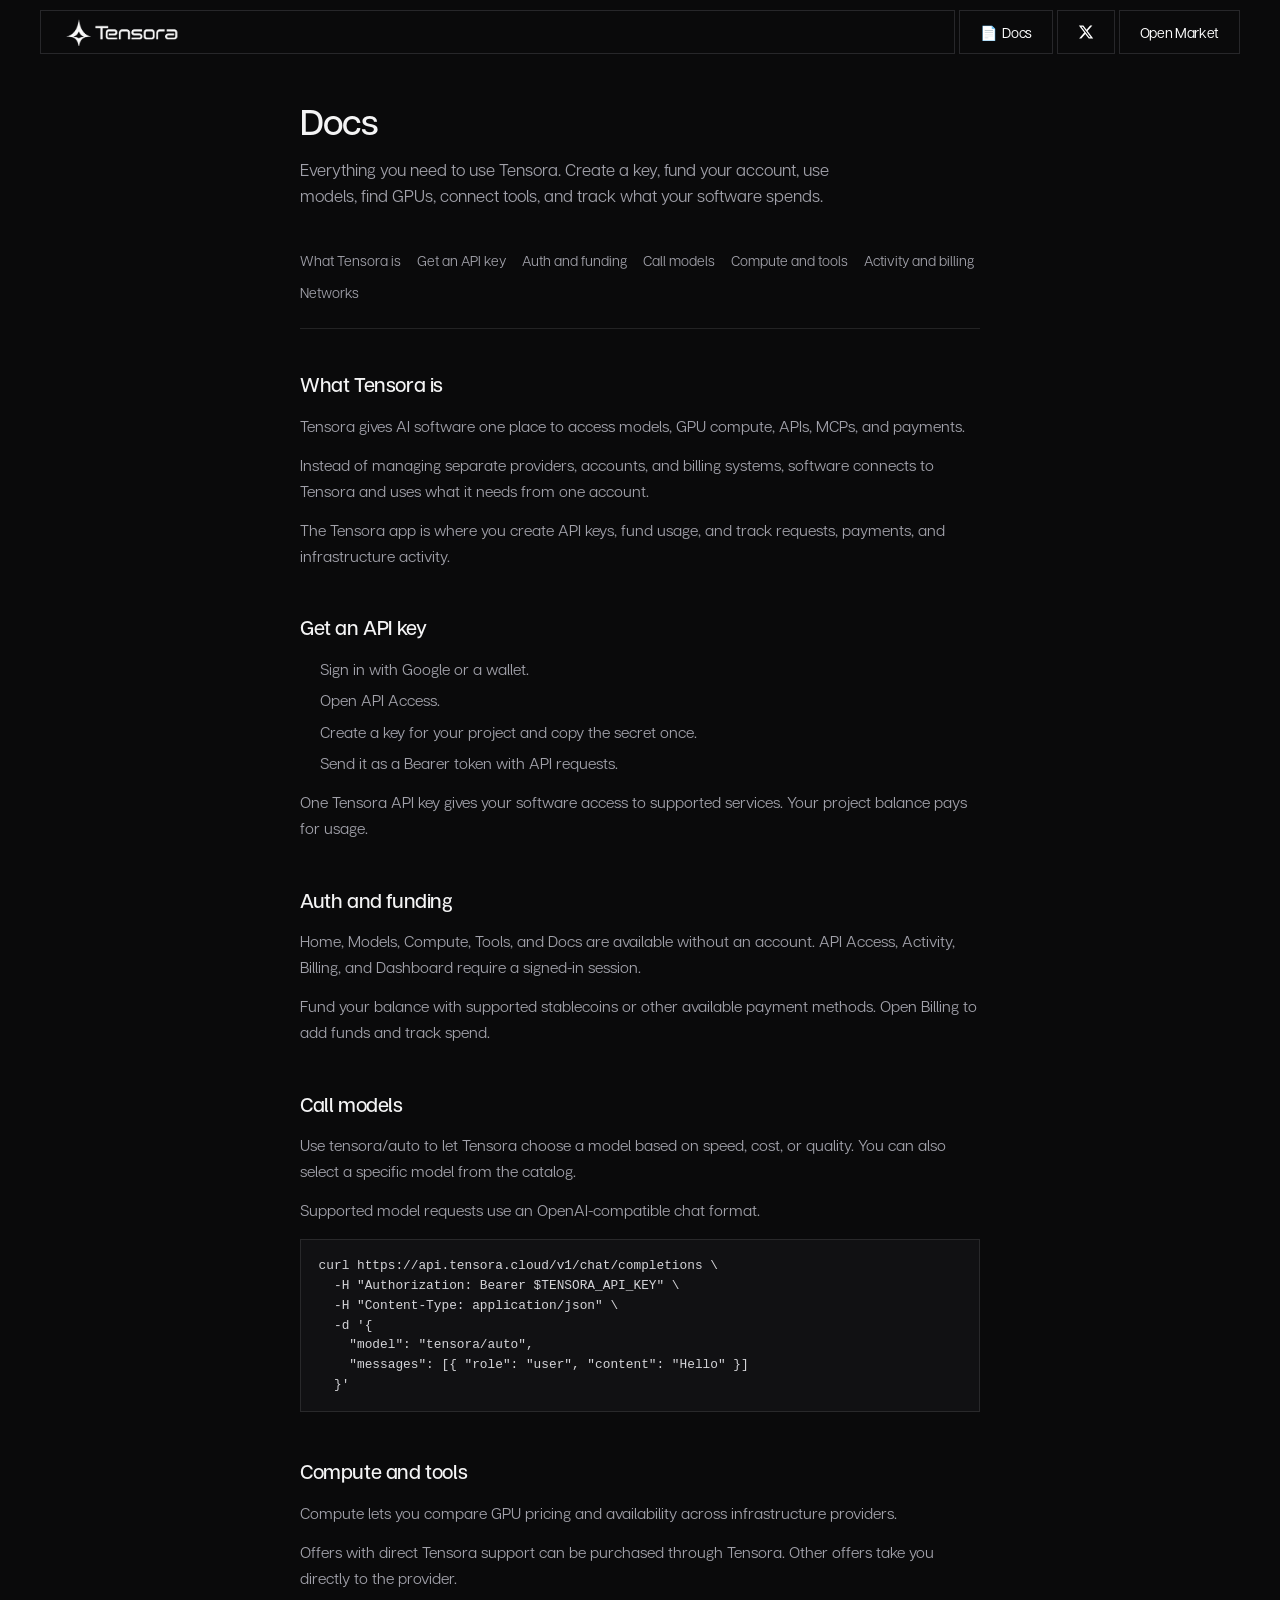
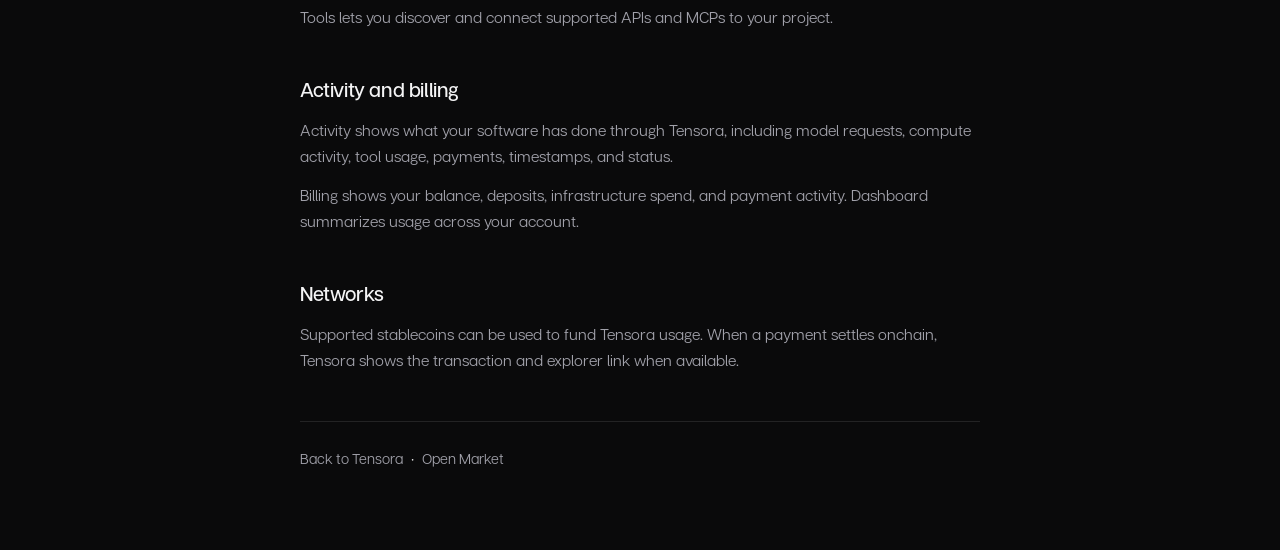
<file: docs.html>
<!DOCTYPE html>
<html lang="en" class="dark">
<head>
  <meta charset="utf-8" />
  <meta name="viewport" content="width=device-width, initial-scale=1" />
  <title>Docs | Tensora</title>
  <meta name="description" content="Learn how to use models, compare GPU compute, connect tools, fund usage, and track activity through Tensora." />
  <link rel="stylesheet" href="assets/use.typekit.net/tcb4uyw.css" />
  <link rel="stylesheet" href="_next/static/chunks/139uxl22pgbkf_0db2327f.css" />
  <style>
    :root {
      --doc-bg: #0a0a0b;
      --doc-fg: #f4f4f5;
      --doc-muted: #a1a1aa;
      --doc-line: rgba(255,255,255,0.1);
    }
    body.docs-page {
      margin: 0;
      background: var(--doc-bg);
      color: var(--doc-fg);
      font-family: "articulat-cf", Inter, ui-sans-serif, system-ui, sans-serif;
    }
    .docs-wrap {
      max-width: 720px;
      margin: 0 auto;
      padding: 2.5rem 1.25rem 5rem;
    }
    .docs-wrap h1 {
      margin: 0 0 0.5rem;
      font-size: clamp(1.75rem, 4vw, 2.25rem);
      font-weight: 600;
      letter-spacing: -0.03em;
    }
    .docs-lead {
      margin: 0 0 2.5rem;
      color: var(--doc-muted);
      font-size: 1.05rem;
      line-height: 1.55;
      max-width: 36rem;
    }
    .docs-toc {
      display: flex;
      flex-wrap: wrap;
      gap: 0.5rem 1rem;
      margin: 0 0 2.5rem;
      padding: 0 0 1.5rem;
      border-bottom: 1px solid var(--doc-line);
      list-style: none;
    }
    .docs-toc a {
      color: var(--doc-muted);
      text-decoration: none;
      font-size: 0.875rem;
    }
    .docs-toc a:hover { color: var(--doc-fg); }
    .docs-section {
      margin-bottom: 2.75rem;
      scroll-margin-top: 5rem;
    }
    .docs-section h2 {
      margin: 0 0 0.85rem;
      font-size: 1.25rem;
      font-weight: 600;
      letter-spacing: -0.02em;
    }
    .docs-section p {
      margin: 0 0 0.85rem;
      color: var(--doc-muted);
      font-size: 0.975rem;
      line-height: 1.65;
    }
    .docs-section p:last-child { margin-bottom: 0; }
    .docs-section ol,
    .docs-section ul {
      margin: 0.5rem 0 0.85rem;
      padding-left: 1.25rem;
      color: var(--doc-muted);
      font-size: 0.975rem;
      line-height: 1.65;
    }
    .docs-section li { margin-bottom: 0.35rem; }
    .docs-section code,
    .docs-section pre {
      font-family: ui-monospace, SFMono-Regular, Menlo, Consolas, monospace;
      font-size: 0.8rem;
    }
    .docs-section pre {
      margin: 1rem 0 0;
      padding: 1rem 1.1rem;
      overflow-x: auto;
      border: 1px solid var(--doc-line);
      background: #111113;
      color: #d4d4d8;
      line-height: 1.55;
    }
    .docs-section a {
      color: var(--doc-fg);
      text-underline-offset: 3px;
    }
    .docs-footer-link {
      margin-top: 3rem;
      padding-top: 1.5rem;
      border-top: 1px solid var(--doc-line);
    }
    .docs-footer-link a {
      color: var(--doc-muted);
      font-size: 0.9rem;
      text-decoration: none;
    }
    .docs-footer-link a:hover { color: var(--doc-fg); }
  </style>
</head>
<body class="docs-page">
  <header class="sticky top-0 z-50 flex items-center pt-2.5">
    <div class="container flex items-center gap-1">
      <div class="relative z-60 flex h-11 flex-1 items-center justify-between bg-[#0a0a0b] border border-white/15 pr-0 pl-6">
        <div class="relative flex h-full shrink-0 items-center">
          <a class="inline-flex shrink-0" href="index.html">
            <img alt="Tensora" class="block h-7 w-auto shrink-0" height="56" width="290" src="images/brand/logo-header-white.png?v=5" />
          </a>
        </div>
      </div>
      <nav aria-label="Actions" class="hidden items-center gap-1 lg:flex">
        <a class="inline-flex items-center justify-center h-11 gap-1.5 font-medium tracking-tight transition duration-200 ease-in-out border border-white/20 bg-transparent text-white hover:bg-white/10 px-5 text-sm" href="docs.html"><span aria-hidden="true">📄</span> Docs</a>
        <a aria-label="X (Twitter)" class="inline-flex items-center justify-center h-11 gap-1.5 font-medium tracking-tight transition duration-200 ease-in-out border border-white/20 bg-transparent text-white hover:bg-white/10 px-5 text-sm" href="https://x.com/tensoracloud" rel="noopener noreferrer" target="_blank">
          <svg aria-hidden="true" fill="currentColor" height="16" viewBox="0 0 24 24" width="16" xmlns="http://www.w3.org/2000/svg"><path d="M18.244 2.25h3.308l-7.227 8.26 8.502 11.24H16.17l-5.214-6.817L4.99 21.75H1.68l7.73-8.835L1.254 2.25H8.08l4.713 6.231zm-1.161 17.52h1.833L7.084 4.126H5.117z"></path></svg>
        </a>
        <a class="inline-flex items-center justify-center h-11 gap-1.5 font-medium tracking-tight transition duration-200 ease-in-out border border-white/20 bg-transparent text-white hover:bg-white/10 px-5 text-sm" href="https://app.tensoracloud.xyz/lab/home">Open Market</a>
      </nav>
    </div>
  </header>

  <main class="docs-wrap">
    <h1>Docs</h1>
    <p class="docs-lead">Everything you need to use Tensora. Create a key, fund your account, use models, find GPUs, connect tools, and track what your software spends.</p>

    <ul class="docs-toc">
      <li><a href="#what">What Tensora is</a></li>
      <li><a href="#key">Get an API key</a></li>
      <li><a href="#auth">Auth and funding</a></li>
      <li><a href="#models">Call models</a></li>
      <li><a href="#compute">Compute and tools</a></li>
      <li><a href="#ledger">Activity and billing</a></li>
      <li><a href="#networks">Networks</a></li>
    </ul>

    <section class="docs-section" id="what">
      <h2>What Tensora is</h2>
      <p>Tensora gives AI software one place to access models, GPU compute, APIs, MCPs, and payments.</p>
      <p>Instead of managing separate providers, accounts, and billing systems, software connects to Tensora and uses what it needs from one account.</p>
      <p>The Tensora app is where you create API keys, fund usage, and track requests, payments, and infrastructure activity.</p>
    </section>

    <section class="docs-section" id="key">
      <h2>Get an API key</h2>
      <ol>
        <li>Sign in with Google or a wallet.</li>
        <li>Open API Access.</li>
        <li>Create a key for your project and copy the secret once.</li>
        <li>Send it as a Bearer token with API requests.</li>
      </ol>
      <p>One Tensora API key gives your software access to supported services. Your project balance pays for usage.</p>
    </section>

    <section class="docs-section" id="auth">
      <h2>Auth and funding</h2>
      <p>Home, Models, Compute, Tools, and Docs are available without an account. API Access, Activity, Billing, and Dashboard require a signed-in session.</p>
      <p>Fund your balance with supported stablecoins or other available payment methods. Open Billing to add funds and track spend.</p>
    </section>

    <section class="docs-section" id="models">
      <h2>Call models</h2>
      <p>Use tensora/auto to let Tensora choose a model based on speed, cost, or quality. You can also select a specific model from the catalog.</p>
      <p>Supported model requests use an OpenAI-compatible chat format.</p>
      <pre>curl https://api.tensora.cloud/v1/chat/completions \
  -H "Authorization: Bearer $TENSORA_API_KEY" \
  -H "Content-Type: application/json" \
  -d '{
    "model": "tensora/auto",
    "messages": [{ "role": "user", "content": "Hello" }]
  }'</pre>
    </section>

    <section class="docs-section" id="compute">
      <h2>Compute and tools</h2>
      <p>Compute lets you compare GPU pricing and availability across infrastructure providers.</p>
      <p>Offers with direct Tensora support can be purchased through Tensora. Other offers take you directly to the provider.</p>
      <p>Tools lets you discover and connect supported APIs and MCPs to your project.</p>
    </section>

    <section class="docs-section" id="ledger">
      <h2>Activity and billing</h2>
      <p>Activity shows what your software has done through Tensora, including model requests, compute activity, tool usage, payments, timestamps, and status.</p>
      <p>Billing shows your balance, deposits, infrastructure spend, and payment activity. Dashboard summarizes usage across your account.</p>
    </section>

    <section class="docs-section" id="networks">
      <h2>Networks</h2>
      <p>Supported stablecoins can be used to fund Tensora usage. When a payment settles onchain, Tensora shows the transaction and explorer link when available.</p>
    </section>

    <div class="docs-footer-link">
      <a href="index.html">Back to Tensora</a>
      &nbsp;·&nbsp;
      <a href="https://app.tensoracloud.xyz/lab/home">Open Market</a>
    </div>
  </main>
</body>
</html>
</file>
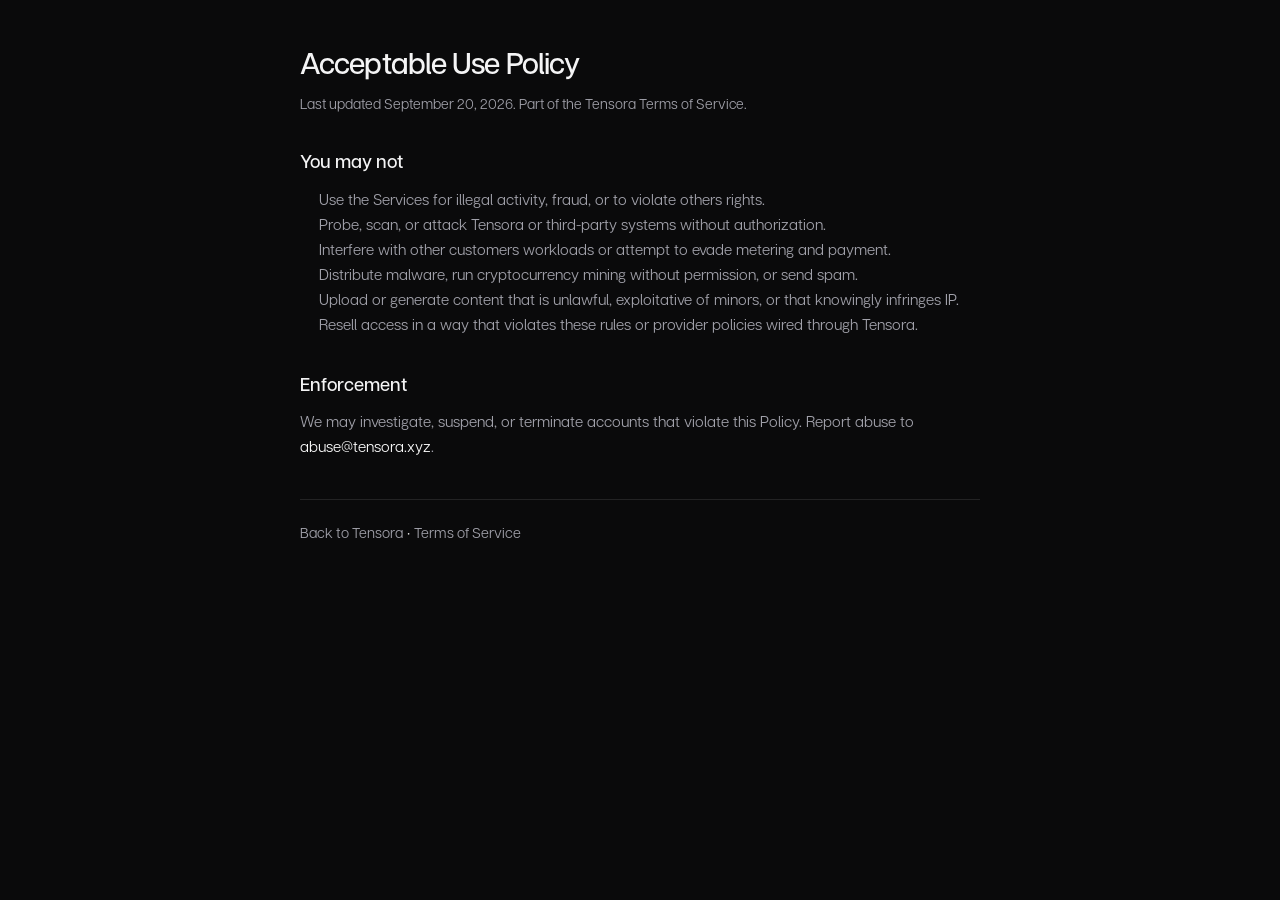
<file: legal/acceptable-use.html>
<!DOCTYPE html>
<html lang="en" class="dark">
<head>
  <meta charset="utf-8" />
  <meta name="viewport" content="width=device-width, initial-scale=1" />
  <title>Acceptable Use Policy | Tensora</title>
  <link rel="stylesheet" href="../assets/use.typekit.net/tcb4uyw.css" />
  <link rel="stylesheet" href="../_next/static/chunks/139uxl22pgbkf_0db2327f.css" />
  <style>
    body { margin: 0; background: #0a0a0b; color: #f4f4f5; font-family: "articulat-cf", Inter, ui-sans-serif, system-ui, sans-serif; }
    .wrap { max-width: 720px; margin: 0 auto; padding: 2.5rem 1.25rem 5rem; }
    h1 { margin: 0 0 0.5rem; font-size: 1.85rem; font-weight: 600; letter-spacing: -0.03em; }
    .meta { color: #a1a1aa; font-size: 0.875rem; margin-bottom: 2rem; }
    h2 { margin: 2rem 0 0.75rem; font-size: 1.15rem; font-weight: 600; }
    p, li { color: #a1a1aa; font-size: 0.95rem; line-height: 1.65; }
    p { margin: 0 0 0.85rem; }
    ul { margin: 0 0 0.85rem; padding-left: 1.2rem; }
    a { color: #fafafa; }
    .back { margin-top: 2.5rem; padding-top: 1.25rem; border-top: 1px solid rgba(255,255,255,0.1); }
    .back a { color: #a1a1aa; text-decoration: none; font-size: 0.9rem; }
    .back a:hover { color: #fafafa; }
  </style>
</head>
<body>
  <main class="wrap">
    <h1>Acceptable Use Policy</h1>
    <p class="meta">Last updated September 20, 2026. Part of the Tensora Terms of Service.</p>

    <h2>You may not</h2>
    <ul>
      <li>Use the Services for illegal activity, fraud, or to violate others rights.</li>
      <li>Probe, scan, or attack Tensora or third-party systems without authorization.</li>
      <li>Interfere with other customers workloads or attempt to evade metering and payment.</li>
      <li>Distribute malware, run cryptocurrency mining without permission, or send spam.</li>
      <li>Upload or generate content that is unlawful, exploitative of minors, or that knowingly infringes IP.</li>
      <li>Resell access in a way that violates these rules or provider policies wired through Tensora.</li>
    </ul>

    <h2>Enforcement</h2>
    <p>We may investigate, suspend, or terminate accounts that violate this Policy. Report abuse to <a href="mailto:abuse@tensora.xyz">abuse@tensora.xyz</a>.</p>

    <div class="back">
      <a href="../index.html">Back to Tensora</a>
      ·
      <a href="terms.html">Terms of Service</a>
    </div>
  </main>
</body>
</html>
</file>
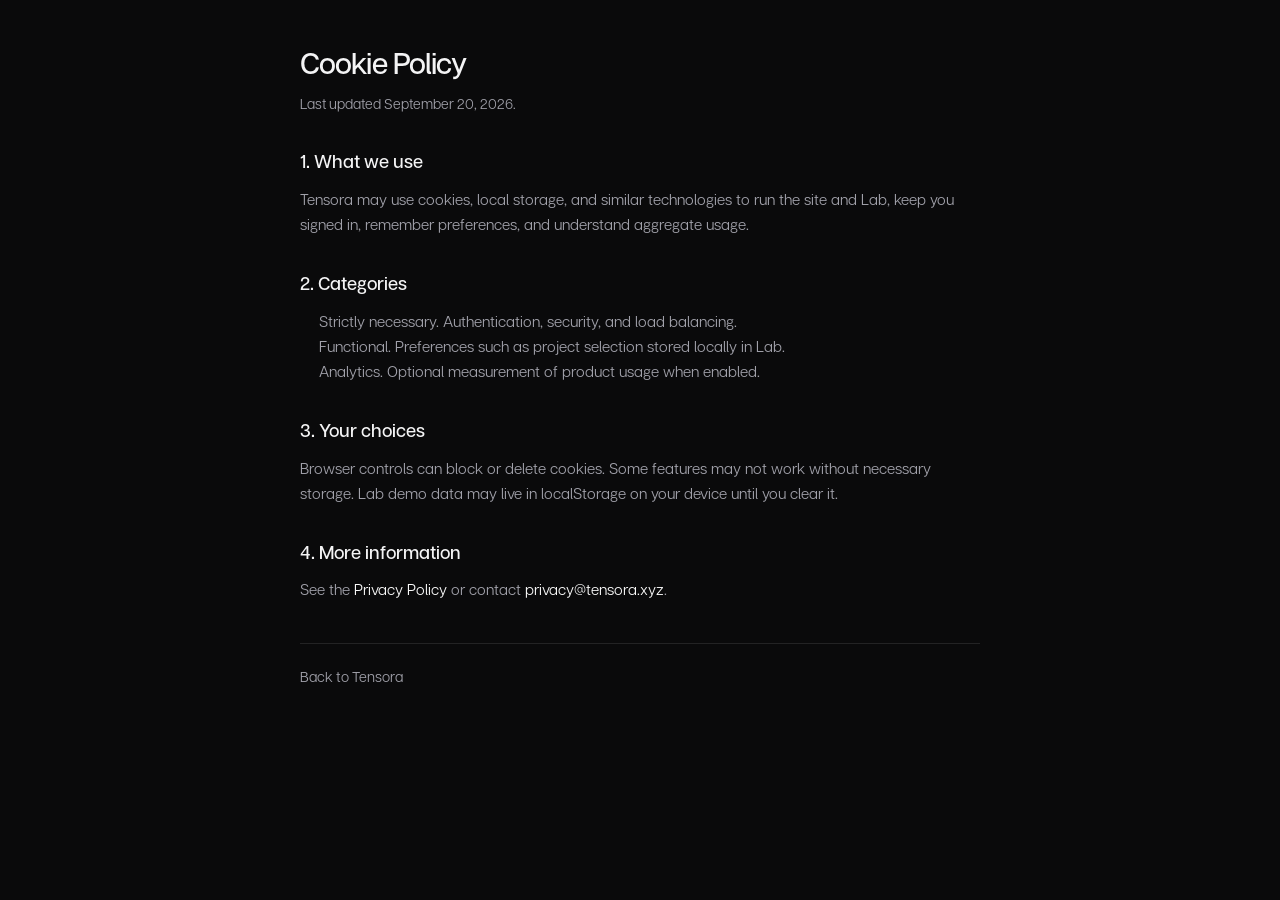
<file: legal/cookies.html>
<!DOCTYPE html>
<html lang="en" class="dark">
<head>
  <meta charset="utf-8" />
  <meta name="viewport" content="width=device-width, initial-scale=1" />
  <title>Cookie Policy | Tensora</title>
  <link rel="stylesheet" href="../assets/use.typekit.net/tcb4uyw.css" />
  <link rel="stylesheet" href="../_next/static/chunks/139uxl22pgbkf_0db2327f.css" />
  <style>
    body { margin: 0; background: #0a0a0b; color: #f4f4f5; font-family: "articulat-cf", Inter, ui-sans-serif, system-ui, sans-serif; }
    .wrap { max-width: 720px; margin: 0 auto; padding: 2.5rem 1.25rem 5rem; }
    h1 { margin: 0 0 0.5rem; font-size: 1.85rem; font-weight: 600; letter-spacing: -0.03em; }
    .meta { color: #a1a1aa; font-size: 0.875rem; margin-bottom: 2rem; }
    h2 { margin: 2rem 0 0.75rem; font-size: 1.15rem; font-weight: 600; }
    p, li { color: #a1a1aa; font-size: 0.95rem; line-height: 1.65; }
    p { margin: 0 0 0.85rem; }
    ul { margin: 0 0 0.85rem; padding-left: 1.2rem; }
    a { color: #fafafa; }
    .back { margin-top: 2.5rem; padding-top: 1.25rem; border-top: 1px solid rgba(255,255,255,0.1); }
    .back a { color: #a1a1aa; text-decoration: none; font-size: 0.9rem; }
    .back a:hover { color: #fafafa; }
  </style>
</head>
<body>
  <main class="wrap">
    <h1>Cookie Policy</h1>
    <p class="meta">Last updated September 20, 2026.</p>

    <h2>1. What we use</h2>
    <p>Tensora may use cookies, local storage, and similar technologies to run the site and Lab, keep you signed in, remember preferences, and understand aggregate usage.</p>

    <h2>2. Categories</h2>
    <ul>
      <li>Strictly necessary. Authentication, security, and load balancing.</li>
      <li>Functional. Preferences such as project selection stored locally in Lab.</li>
      <li>Analytics. Optional measurement of product usage when enabled.</li>
    </ul>

    <h2>3. Your choices</h2>
    <p>Browser controls can block or delete cookies. Some features may not work without necessary storage. Lab demo data may live in localStorage on your device until you clear it.</p>

    <h2>4. More information</h2>
    <p>See the <a href="privacy.html">Privacy Policy</a> or contact <a href="mailto:privacy@tensora.xyz">privacy@tensora.xyz</a>.</p>

    <div class="back">
      <a href="../index.html">Back to Tensora</a>
    </div>
  </main>
</body>
</html>
</file>
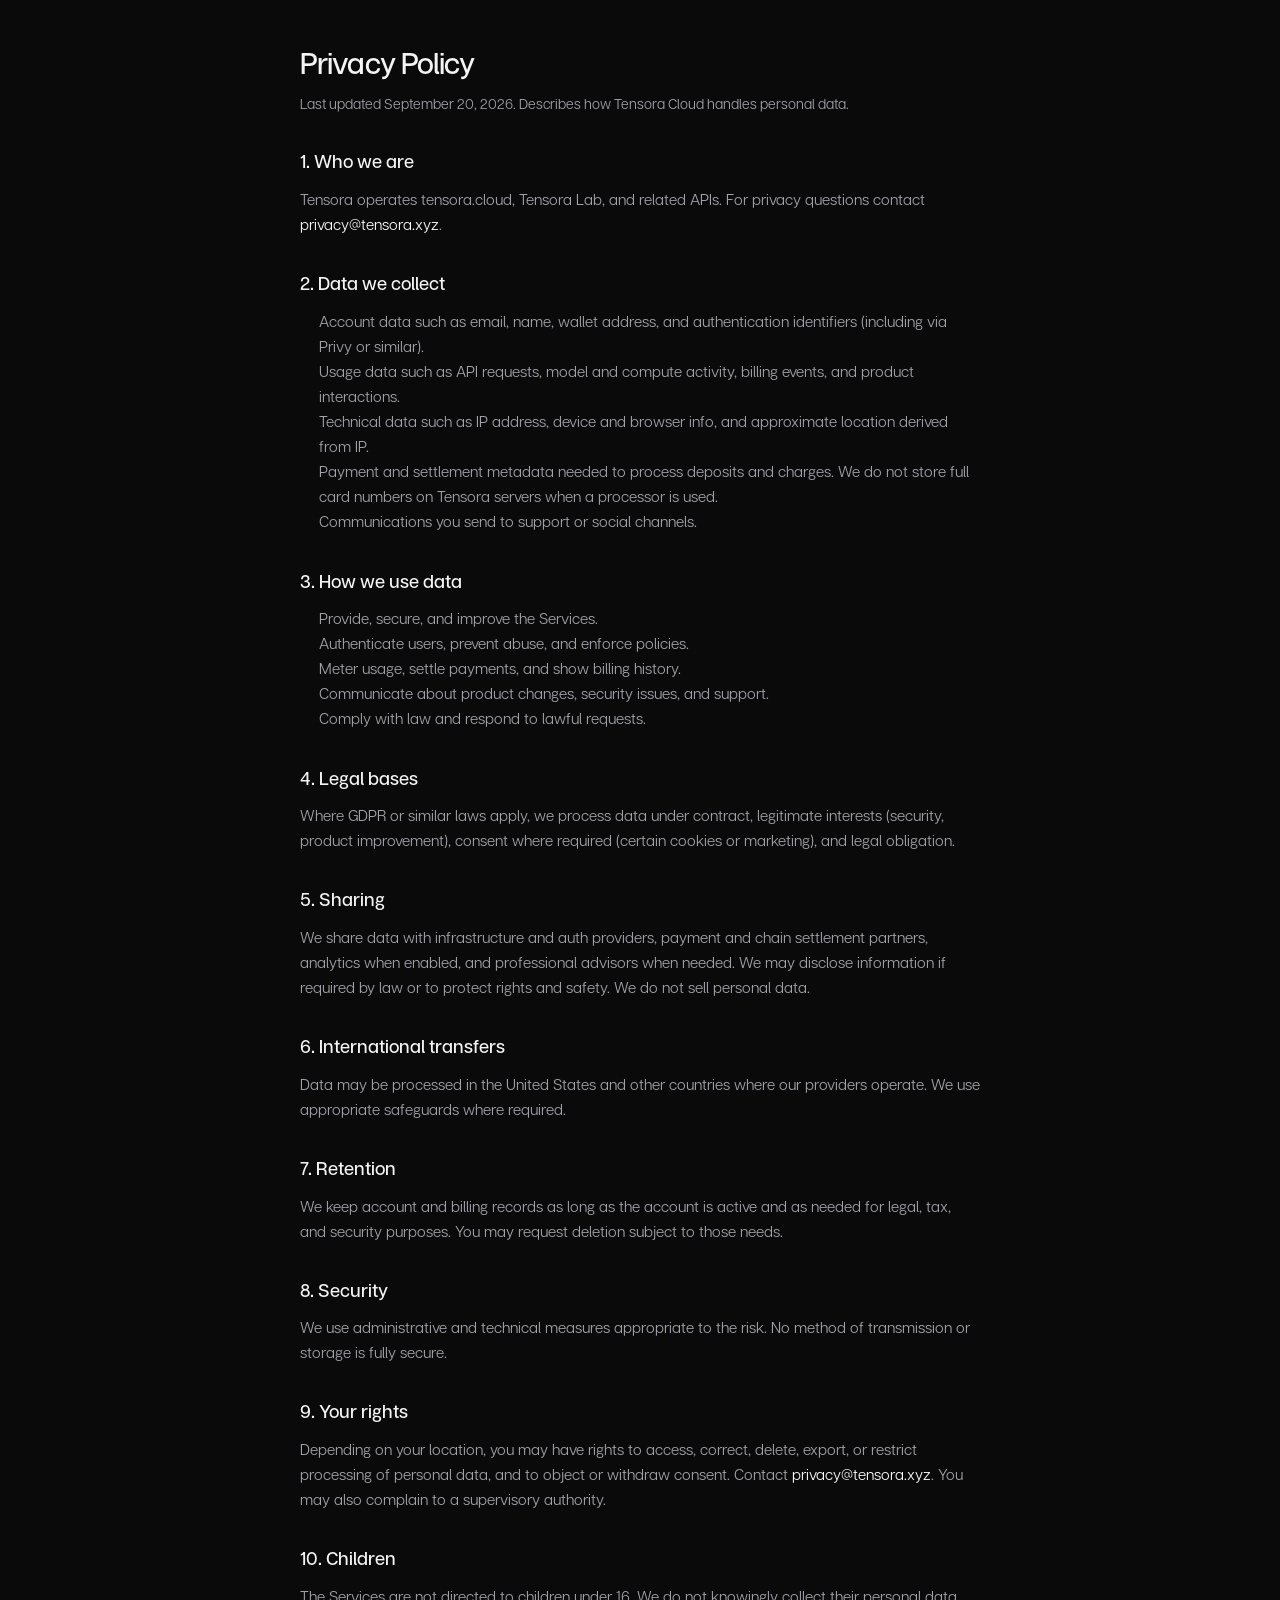
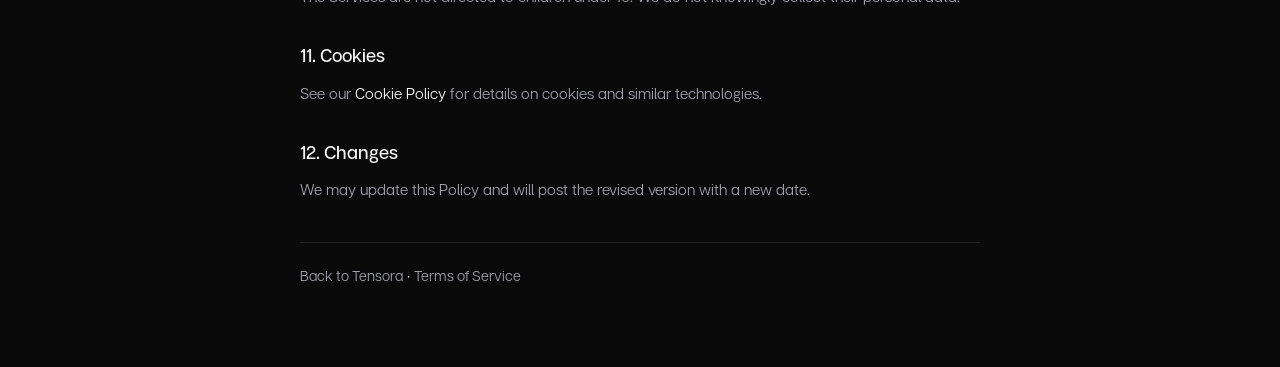
<file: legal/privacy.html>
<!DOCTYPE html>
<html lang="en" class="dark">
<head>
  <meta charset="utf-8" />
  <meta name="viewport" content="width=device-width, initial-scale=1" />
  <title>Privacy Policy | Tensora</title>
  <link rel="stylesheet" href="../assets/use.typekit.net/tcb4uyw.css" />
  <link rel="stylesheet" href="../_next/static/chunks/139uxl22pgbkf_0db2327f.css" />
  <style>
    body { margin: 0; background: #0a0a0b; color: #f4f4f5; font-family: "articulat-cf", Inter, ui-sans-serif, system-ui, sans-serif; }
    .wrap { max-width: 720px; margin: 0 auto; padding: 2.5rem 1.25rem 5rem; }
    h1 { margin: 0 0 0.5rem; font-size: 1.85rem; font-weight: 600; letter-spacing: -0.03em; }
    .meta { color: #a1a1aa; font-size: 0.875rem; margin-bottom: 2rem; }
    h2 { margin: 2rem 0 0.75rem; font-size: 1.15rem; font-weight: 600; }
    p, li { color: #a1a1aa; font-size: 0.95rem; line-height: 1.65; }
    p { margin: 0 0 0.85rem; }
    ul { margin: 0 0 0.85rem; padding-left: 1.2rem; }
    a { color: #fafafa; }
    .back { margin-top: 2.5rem; padding-top: 1.25rem; border-top: 1px solid rgba(255,255,255,0.1); }
    .back a { color: #a1a1aa; text-decoration: none; font-size: 0.9rem; }
    .back a:hover { color: #fafafa; }
  </style>
</head>
<body>
  <main class="wrap">
    <h1>Privacy Policy</h1>
    <p class="meta">Last updated September 20, 2026. Describes how Tensora Cloud handles personal data.</p>

    <h2>1. Who we are</h2>
    <p>Tensora operates tensora.cloud, Tensora Lab, and related APIs. For privacy questions contact <a href="mailto:privacy@tensora.xyz">privacy@tensora.xyz</a>.</p>

    <h2>2. Data we collect</h2>
    <ul>
      <li>Account data such as email, name, wallet address, and authentication identifiers (including via Privy or similar).</li>
      <li>Usage data such as API requests, model and compute activity, billing events, and product interactions.</li>
      <li>Technical data such as IP address, device and browser info, and approximate location derived from IP.</li>
      <li>Payment and settlement metadata needed to process deposits and charges. We do not store full card numbers on Tensora servers when a processor is used.</li>
      <li>Communications you send to support or social channels.</li>
    </ul>

    <h2>3. How we use data</h2>
    <ul>
      <li>Provide, secure, and improve the Services.</li>
      <li>Authenticate users, prevent abuse, and enforce policies.</li>
      <li>Meter usage, settle payments, and show billing history.</li>
      <li>Communicate about product changes, security issues, and support.</li>
      <li>Comply with law and respond to lawful requests.</li>
    </ul>

    <h2>4. Legal bases</h2>
    <p>Where GDPR or similar laws apply, we process data under contract, legitimate interests (security, product improvement), consent where required (certain cookies or marketing), and legal obligation.</p>

    <h2>5. Sharing</h2>
    <p>We share data with infrastructure and auth providers, payment and chain settlement partners, analytics when enabled, and professional advisors when needed. We may disclose information if required by law or to protect rights and safety. We do not sell personal data.</p>

    <h2>6. International transfers</h2>
    <p>Data may be processed in the United States and other countries where our providers operate. We use appropriate safeguards where required.</p>

    <h2>7. Retention</h2>
    <p>We keep account and billing records as long as the account is active and as needed for legal, tax, and security purposes. You may request deletion subject to those needs.</p>

    <h2>8. Security</h2>
    <p>We use administrative and technical measures appropriate to the risk. No method of transmission or storage is fully secure.</p>

    <h2>9. Your rights</h2>
    <p>Depending on your location, you may have rights to access, correct, delete, export, or restrict processing of personal data, and to object or withdraw consent. Contact <a href="mailto:privacy@tensora.xyz">privacy@tensora.xyz</a>. You may also complain to a supervisory authority.</p>

    <h2>10. Children</h2>
    <p>The Services are not directed to children under 16. We do not knowingly collect their personal data.</p>

    <h2>11. Cookies</h2>
    <p>See our <a href="cookies.html">Cookie Policy</a> for details on cookies and similar technologies.</p>

    <h2>12. Changes</h2>
    <p>We may update this Policy and will post the revised version with a new date.</p>

    <div class="back">
      <a href="../index.html">Back to Tensora</a>
      ·
      <a href="terms.html">Terms of Service</a>
    </div>
  </main>
</body>
</html>
</file>
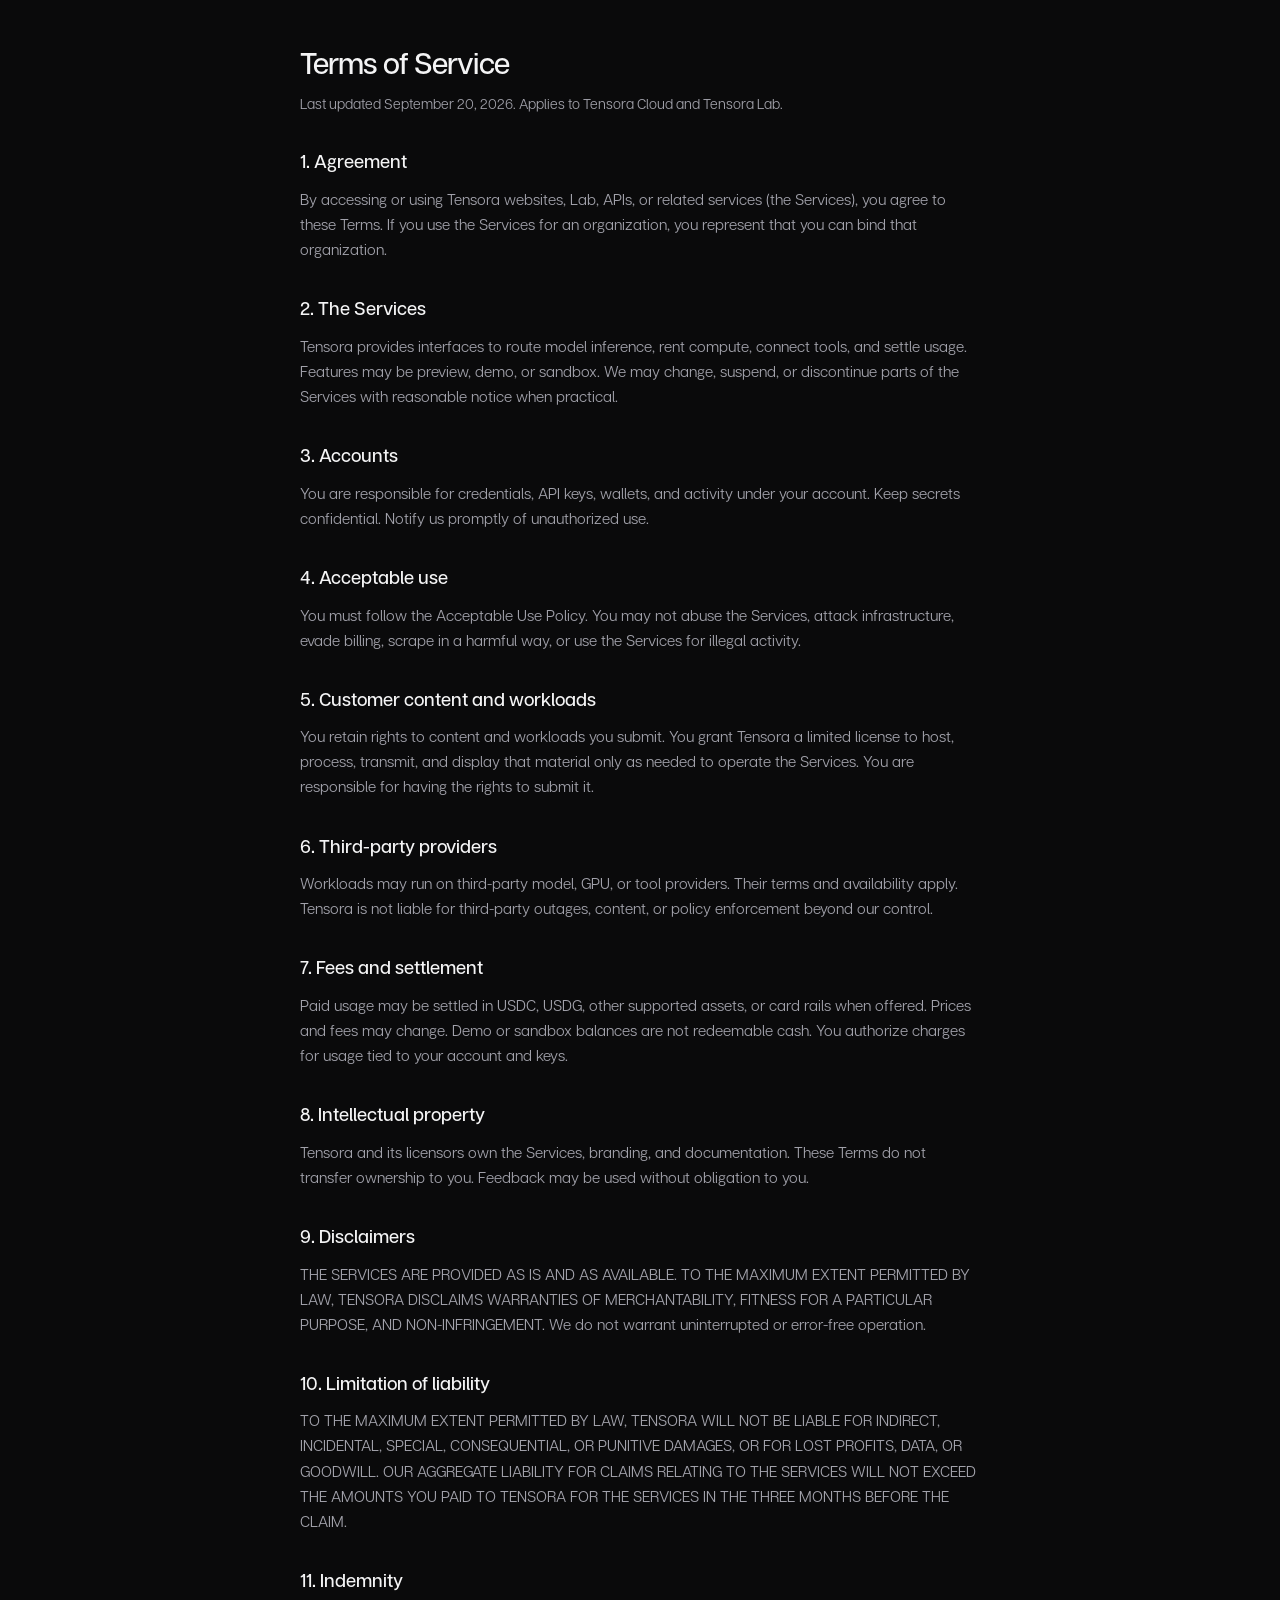
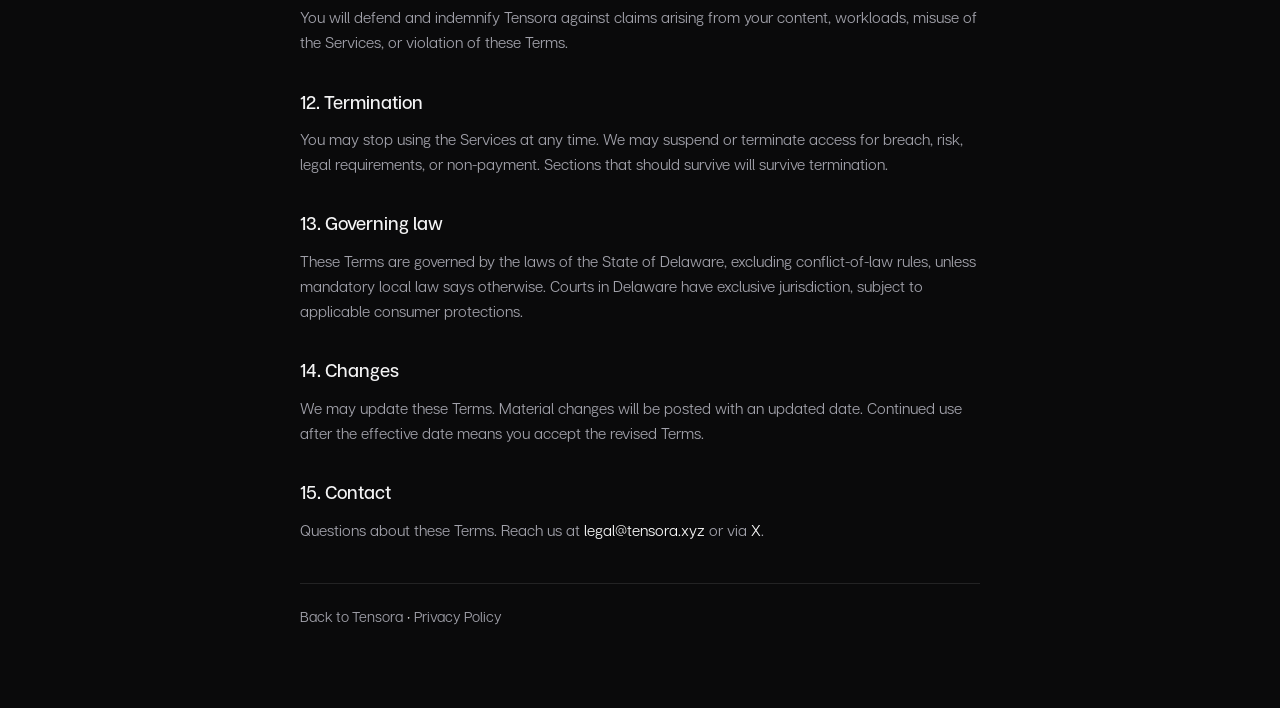
<file: legal/terms.html>
<!DOCTYPE html>
<html lang="en" class="dark">
<head>
  <meta charset="utf-8" />
  <meta name="viewport" content="width=device-width, initial-scale=1" />
  <title>Terms of Service | Tensora</title>
  <link rel="stylesheet" href="../assets/use.typekit.net/tcb4uyw.css" />
  <link rel="stylesheet" href="../_next/static/chunks/139uxl22pgbkf_0db2327f.css" />
  <style>
    body { margin: 0; background: #0a0a0b; color: #f4f4f5; font-family: "articulat-cf", Inter, ui-sans-serif, system-ui, sans-serif; }
    .wrap { max-width: 720px; margin: 0 auto; padding: 2.5rem 1.25rem 5rem; }
    h1 { margin: 0 0 0.5rem; font-size: 1.85rem; font-weight: 600; letter-spacing: -0.03em; }
    .meta { color: #a1a1aa; font-size: 0.875rem; margin-bottom: 2rem; }
    h2 { margin: 2rem 0 0.75rem; font-size: 1.15rem; font-weight: 600; }
    p, li { color: #a1a1aa; font-size: 0.95rem; line-height: 1.65; }
    p { margin: 0 0 0.85rem; }
    ul { margin: 0 0 0.85rem; padding-left: 1.2rem; }
    a { color: #fafafa; }
    .back { margin-top: 2.5rem; padding-top: 1.25rem; border-top: 1px solid rgba(255,255,255,0.1); }
    .back a { color: #a1a1aa; text-decoration: none; font-size: 0.9rem; }
    .back a:hover { color: #fafafa; }
  </style>
</head>
<body>
  <main class="wrap">
    <h1>Terms of Service</h1>
    <p class="meta">Last updated September 20, 2026. Applies to Tensora Cloud and Tensora Lab.</p>

    <h2>1. Agreement</h2>
    <p>By accessing or using Tensora websites, Lab, APIs, or related services (the Services), you agree to these Terms. If you use the Services for an organization, you represent that you can bind that organization.</p>

    <h2>2. The Services</h2>
    <p>Tensora provides interfaces to route model inference, rent compute, connect tools, and settle usage. Features may be preview, demo, or sandbox. We may change, suspend, or discontinue parts of the Services with reasonable notice when practical.</p>

    <h2>3. Accounts</h2>
    <p>You are responsible for credentials, API keys, wallets, and activity under your account. Keep secrets confidential. Notify us promptly of unauthorized use.</p>

    <h2>4. Acceptable use</h2>
    <p>You must follow the Acceptable Use Policy. You may not abuse the Services, attack infrastructure, evade billing, scrape in a harmful way, or use the Services for illegal activity.</p>

    <h2>5. Customer content and workloads</h2>
    <p>You retain rights to content and workloads you submit. You grant Tensora a limited license to host, process, transmit, and display that material only as needed to operate the Services. You are responsible for having the rights to submit it.</p>

    <h2>6. Third-party providers</h2>
    <p>Workloads may run on third-party model, GPU, or tool providers. Their terms and availability apply. Tensora is not liable for third-party outages, content, or policy enforcement beyond our control.</p>

    <h2>7. Fees and settlement</h2>
    <p>Paid usage may be settled in USDC, USDG, other supported assets, or card rails when offered. Prices and fees may change. Demo or sandbox balances are not redeemable cash. You authorize charges for usage tied to your account and keys.</p>

    <h2>8. Intellectual property</h2>
    <p>Tensora and its licensors own the Services, branding, and documentation. These Terms do not transfer ownership to you. Feedback may be used without obligation to you.</p>

    <h2>9. Disclaimers</h2>
    <p>THE SERVICES ARE PROVIDED AS IS AND AS AVAILABLE. TO THE MAXIMUM EXTENT PERMITTED BY LAW, TENSORA DISCLAIMS WARRANTIES OF MERCHANTABILITY, FITNESS FOR A PARTICULAR PURPOSE, AND NON-INFRINGEMENT. We do not warrant uninterrupted or error-free operation.</p>

    <h2>10. Limitation of liability</h2>
    <p>TO THE MAXIMUM EXTENT PERMITTED BY LAW, TENSORA WILL NOT BE LIABLE FOR INDIRECT, INCIDENTAL, SPECIAL, CONSEQUENTIAL, OR PUNITIVE DAMAGES, OR FOR LOST PROFITS, DATA, OR GOODWILL. OUR AGGREGATE LIABILITY FOR CLAIMS RELATING TO THE SERVICES WILL NOT EXCEED THE AMOUNTS YOU PAID TO TENSORA FOR THE SERVICES IN THE THREE MONTHS BEFORE THE CLAIM.</p>

    <h2>11. Indemnity</h2>
    <p>You will defend and indemnify Tensora against claims arising from your content, workloads, misuse of the Services, or violation of these Terms.</p>

    <h2>12. Termination</h2>
    <p>You may stop using the Services at any time. We may suspend or terminate access for breach, risk, legal requirements, or non-payment. Sections that should survive will survive termination.</p>

    <h2>13. Governing law</h2>
    <p>These Terms are governed by the laws of the State of Delaware, excluding conflict-of-law rules, unless mandatory local law says otherwise. Courts in Delaware have exclusive jurisdiction, subject to applicable consumer protections.</p>

    <h2>14. Changes</h2>
    <p>We may update these Terms. Material changes will be posted with an updated date. Continued use after the effective date means you accept the revised Terms.</p>

    <h2>15. Contact</h2>
    <p>Questions about these Terms. Reach us at <a href="mailto:legal@tensora.xyz">legal@tensora.xyz</a> or via <a href="https://x.com/tensoracloud">X</a>.</p>

    <div class="back">
      <a href="../index.html">Back to Tensora</a>
      ·
      <a href="privacy.html">Privacy Policy</a>
    </div>
  </main>
</body>
</html>
</file>
<file: assets/use.typekit.net/tcb4uyw.css>
/*
 * The Typekit service used to deliver this font or fonts for use on websites
 * is provided by Adobe and is subject to these Terms of Use
 * http://www.adobe.com/products/eulas/tou_typekit. For font license
 * information, see the list below.
 *
 * articulat-cf:
 *   - http://typekit.com/eulas/000000000000000077524f49
 *   - http://typekit.com/eulas/000000000000000077524f50
 *   - http://typekit.com/eulas/000000000000000077524f4e
 *   - http://typekit.com/eulas/000000000000000077524f45
 *   - http://typekit.com/eulas/000000000000000077524f46
 *   - http://typekit.com/eulas/000000000000000077524f48
 *   - http://typekit.com/eulas/000000000000000077524f47
 *   - http://typekit.com/eulas/000000000000000077524f4d
 * articulat-heavy-cf:
 *   - http://typekit.com/eulas/000000000000000077524f4a
 *   - http://typekit.com/eulas/000000000000000077524f41
 *
 * © 2009-2026 Adobe Systems Incorporated. All Rights Reserved.
 */
/*{"last_published":"2026-03-04 16:23:05 UTC"}*/

@import url("../p.typekit.net/p_019ca8a6.css");

@font-face {
font-family:"articulat-cf";
src:url("font_e1961e20.woff2") format("woff2"),url("font_e1961e20.woff2") format("woff"),url("font_e1961e20.woff2") format("opentype");
font-display:swap;font-style:normal;font-weight:400;font-stretch:normal;
}

@font-face {
font-family:"articulat-cf";
src:url("font_e003db55.woff2") format("woff2"),url("font_e003db55.woff2") format("woff"),url("font_e003db55.woff2") format("opentype");
font-display:swap;font-style:normal;font-weight:500;font-stretch:normal;
}

@font-face {
font-family:"articulat-cf";
src:url("font_5bbaa12d.woff2") format("woff2"),url("font_5bbaa12d.woff2") format("woff"),url("font_5bbaa12d.woff2") format("opentype");
font-display:swap;font-style:normal;font-weight:600;font-stretch:normal;
}

@font-face {
font-family:"articulat-cf";
src:url("font_652f71be.woff2") format("woff2"),url("font_652f71be.woff2") format("woff"),url("font_652f71be.woff2") format("opentype");
font-display:swap;font-style:normal;font-weight:700;font-stretch:normal;
}

@font-face {
font-family:"articulat-cf";
src:url("font_e2656b17.woff2") format("woff2"),url("font_e2656b17.woff2") format("woff"),url("font_e2656b17.woff2") format("opentype");
font-display:swap;font-style:italic;font-weight:700;font-stretch:normal;
}

@font-face {
font-family:"articulat-cf";
src:url("font_1f8b46bb.woff2") format("woff2"),url("font_1f8b46bb.woff2") format("woff"),url("font_1f8b46bb.woff2") format("opentype");
font-display:swap;font-style:italic;font-weight:600;font-stretch:normal;
}

@font-face {
font-family:"articulat-cf";
src:url("font_fdccd016.woff2") format("woff2"),url("font_fdccd016.woff2") format("woff"),url("font_fdccd016.woff2") format("opentype");
font-display:swap;font-style:italic;font-weight:400;font-stretch:normal;
}

@font-face {
font-family:"articulat-cf";
src:url("font_af99603a.woff2") format("woff2"),url("font_af99603a.woff2") format("woff"),url("font_af99603a.woff2") format("opentype");
font-display:swap;font-style:italic;font-weight:500;font-stretch:normal;
}

@font-face {
font-family:"articulat-heavy-cf";
src:url("font_c150fe99.woff2") format("woff2"),url("font_c150fe99.woff2") format("woff"),url("font_c150fe99.woff2") format("opentype");
font-display:swap;font-style:normal;font-weight:900;font-stretch:normal;
}

@font-face {
font-family:"articulat-heavy-cf";
src:url("font_ca718fb1.woff2") format("woff2"),url("font_ca718fb1.woff2") format("woff"),url("font_ca718fb1.woff2") format("opentype");
font-display:swap;font-style:italic;font-weight:900;font-stretch:normal;
}

.tk-articulat-cf { font-family: "articulat-cf",sans-serif; }
.tk-articulat-heavy-cf { font-family: "articulat-heavy-cf",sans-serif; }
</file>
<file: _next/static/chunks/139uxl22pgbkf_0db2327f.css>
@layer properties{@supports (((-webkit-hyphens:none)) and (not (margin-trim:inline))) or ((-moz-orient:inline) and (not (color:rgb(from red r g b)))){*,:before,:after,::backdrop{--tw-border-spacing-x:0;--tw-border-spacing-y:0;--tw-translate-x:0;--tw-translate-y:0;--tw-translate-z:0;--tw-rotate-x:initial;--tw-rotate-y:initial;--tw-rotate-z:initial;--tw-skew-x:initial;--tw-skew-y:initial;--tw-scroll-snap-strictness:proximity;--tw-space-y-reverse:0;--tw-space-x-reverse:0;--tw-divide-y-reverse:0;--tw-border-style:solid;--tw-gradient-position:initial;--tw-gradient-from:#0000;--tw-gradient-via:#0000;--tw-gradient-to:#0000;--tw-gradient-stops:initial;--tw-gradient-via-stops:initial;--tw-gradient-from-position:0%;--tw-gradient-via-position:50%;--tw-gradient-to-position:100%;--tw-leading:initial;--tw-font-weight:initial;--tw-tracking:initial;--tw-ordinal:initial;--tw-slashed-zero:initial;--tw-numeric-figure:initial;--tw-numeric-spacing:initial;--tw-numeric-fraction:initial;--tw-shadow:0 0 #0000;--tw-shadow-color:initial;--tw-shadow-alpha:100%;--tw-inset-shadow:0 0 #0000;--tw-inset-shadow-color:initial;--tw-inset-shadow-alpha:100%;--tw-ring-color:initial;--tw-ring-shadow:0 0 #0000;--tw-inset-ring-color:initial;--tw-inset-ring-shadow:0 0 #0000;--tw-ring-inset:initial;--tw-ring-offset-width:0px;--tw-ring-offset-color:#fff;--tw-ring-offset-shadow:0 0 #0000;--tw-outline-style:solid;--tw-blur:initial;--tw-brightness:initial;--tw-contrast:initial;--tw-grayscale:initial;--tw-hue-rotate:initial;--tw-invert:initial;--tw-opacity:initial;--tw-saturate:initial;--tw-sepia:initial;--tw-drop-shadow:initial;--tw-drop-shadow-color:initial;--tw-drop-shadow-alpha:100%;--tw-drop-shadow-size:initial;--tw-backdrop-blur:initial;--tw-backdrop-brightness:initial;--tw-backdrop-contrast:initial;--tw-backdrop-grayscale:initial;--tw-backdrop-hue-rotate:initial;--tw-backdrop-invert:initial;--tw-backdrop-opacity:initial;--tw-backdrop-saturate:initial;--tw-backdrop-sepia:initial;--tw-duration:initial;--tw-ease:initial;--tw-content:"";--tw-animation-delay:0s;--tw-animation-direction:normal;--tw-animation-duration:initial;--tw-animation-fill-mode:none;--tw-animation-iteration-count:1;--tw-enter-blur:0;--tw-enter-opacity:1;--tw-enter-rotate:0;--tw-enter-scale:1;--tw-enter-translate-x:0;--tw-enter-translate-y:0;--tw-exit-blur:0;--tw-exit-opacity:1;--tw-exit-rotate:0;--tw-exit-scale:1;--tw-exit-translate-x:0;--tw-exit-translate-y:0}}}@layer theme{:root,:host{--font-sans:var(--font-inter), ui-sans-serif, system-ui, sans-serif, "Apple Color Emoji", "Segoe UI Emoji", "Segoe UI Symbol", "Noto Color Emoji";--color-blue-50:oklch(97% .014 254.604);--color-blue-600:oklch(54.6% .245 262.881);--color-gray-200:oklch(92.8% .006 264.531);--color-black:#000;--color-white:#fff;--spacing:.25rem;--breakpoint-sm:40rem;--container-sm:24rem;--container-md:28rem;--container-lg:32rem;--container-xl:36rem;--container-2xl:42rem;--container-3xl:48rem;--container-5xl:64rem;--container-7xl:80rem;--text-xs:.75rem;--text-xs--line-height:calc(1 / .75);--text-sm:.875rem;--text-sm--line-height:calc(1.25 / .875);--text-base:1rem;--text-base--line-height:calc(1.5 / 1);--text-lg:1.125rem;--text-lg--line-height:calc(1.75 / 1.125);--text-xl:1.25rem;--text-xl--line-height:calc(1.75 / 1.25);--text-2xl:1.5rem;--text-2xl--line-height:calc(2 / 1.5);--text-3xl:1.875rem;--text-3xl--line-height:calc(2.25 / 1.875);--text-4xl:2.25rem;--text-4xl--line-height:calc(2.5 / 2.25);--text-5xl:3rem;--text-5xl--line-height:1;--text-6xl:3.75rem;--text-6xl--line-height:1;--text-8xl:6rem;--text-8xl--line-height:1;--text-9xl:8rem;--text-9xl--line-height:1;--font-weight-normal:400;--font-weight-medium:500;--font-weight-semibold:600;--font-weight-bold:700;--tracking-tighter:-.05em;--tracking-tight:-.025em;--tracking-wide:.025em;--leading-tight:1.25;--leading-snug:1.375;--leading-normal:1.5;--radius-xl:.75rem;--radius-2xl:1rem;--ease-out:cubic-bezier(0, 0, .2, 1);--ease-in-out:cubic-bezier(.4, 0, .2, 1);--animate-spin:spin 1s linear infinite;--animate-pulse:pulse 2s cubic-bezier(.4, 0, .6, 1) infinite;--blur-2xl:40px;--aspect-video:16 / 9;--default-transition-duration:.15s;--default-transition-timing-function:cubic-bezier(.4, 0, .2, 1);--default-font-family:var(--font-inter), ui-sans-serif, system-ui, sans-serif, "Apple Color Emoji", "Segoe UI Emoji", "Segoe UI Symbol", "Noto Color Emoji";--default-mono-font-family:var(--font-jetbrains-mono), ui-monospace, SFMono-Regular, Menlo, Monaco, Consolas, "Liberation Mono", "Courier New", monospace;--color-background:#040406;--color-foreground:#fff;--color-gray-90:#e3e4e9;--color-gray-30:#464853;--color-popover:#09090b;--color-muted-foreground:#a1a1aa;--color-border:#27272a;--spacing-content:96rem}}@layer base{*,:after,:before,::backdrop{box-sizing:border-box;border:0 solid;margin:0;padding:0}::file-selector-button{box-sizing:border-box;border:0 solid;margin:0;padding:0}html,:host{-webkit-text-size-adjust:100%;tab-size:4;line-height:1.5;font-family:var(--default-font-family,ui-sans-serif, system-ui, sans-serif, "Apple Color Emoji", "Segoe UI Emoji", "Segoe UI Symbol", "Noto Color Emoji");font-feature-settings:var(--default-font-feature-settings,normal);font-variation-settings:var(--default-font-variation-settings,normal);-webkit-tap-highlight-color:transparent}hr{height:0;color:inherit;border-top-width:1px}abbr:where([title]){text-decoration:underline dotted}h1,h2,h3,h4,h5,h6{font-size:inherit;font-weight:inherit}a{color:inherit;-webkit-text-decoration:inherit;-webkit-text-decoration:inherit;-webkit-text-decoration:inherit;text-decoration:inherit}b,strong{font-weight:bolder}code,kbd,samp,pre{font-family:var(--default-mono-font-family,ui-monospace, SFMono-Regular, Menlo, Monaco, Consolas, "Liberation Mono", "Courier New", monospace);font-feature-settings:var(--default-mono-font-feature-settings,normal);font-variation-settings:var(--default-mono-font-variation-settings,normal);font-size:1em}small{font-size:80%}sub,sup{vertical-align:baseline;font-size:75%;line-height:0;position:relative}sub{bottom:-.25em}sup{top:-.5em}table{text-indent:0;border-color:inherit;border-collapse:collapse}:-moz-focusring{outline:auto}progress{vertical-align:baseline}summary{display:list-item}ol,ul,menu{list-style:none}img,svg,video,canvas,audio,iframe,embed,object{vertical-align:middle;display:block}img,video{max-width:100%;height:auto}button,input,select,optgroup,textarea{font:inherit;font-feature-settings:inherit;font-variation-settings:inherit;letter-spacing:inherit;color:inherit;opacity:1;background-color:#0000;border-radius:0}::file-selector-button{font:inherit;font-feature-settings:inherit;font-variation-settings:inherit;letter-spacing:inherit;color:inherit;opacity:1;background-color:#0000;border-radius:0}:where(select:is([multiple],[size])) optgroup{font-weight:bolder}:where(select:is([multiple],[size])) optgroup option{padding-inline-start:20px}::file-selector-button{margin-inline-end:4px}::placeholder{opacity:1}@supports (not ((-webkit-appearance:-apple-pay-button))) or (contain-intrinsic-size:1px){::placeholder{color:currentColor}@supports (color:color-mix(in lab, red, red)){::placeholder{color:color-mix(in oklab, currentcolor 50%, transparent)}}}textarea{resize:vertical}::-webkit-search-decoration{-webkit-appearance:none}::-webkit-date-and-time-value{min-height:1lh;text-align:inherit}::-webkit-datetime-edit{display:inline-flex}::-webkit-datetime-edit-fields-wrapper{padding:0}::-webkit-datetime-edit{padding-block:0}::-webkit-datetime-edit-year-field{padding-block:0}::-webkit-datetime-edit-month-field{padding-block:0}::-webkit-datetime-edit-day-field{padding-block:0}::-webkit-datetime-edit-hour-field{padding-block:0}::-webkit-datetime-edit-minute-field{padding-block:0}::-webkit-datetime-edit-second-field{padding-block:0}::-webkit-datetime-edit-millisecond-field{padding-block:0}::-webkit-datetime-edit-meridiem-field{padding-block:0}::-webkit-calendar-picker-indicator{line-height:1}:-moz-ui-invalid{box-shadow:none}button,input:where([type=button],[type=reset],[type=submit]){appearance:button}::file-selector-button{appearance:button}::-webkit-inner-spin-button{height:auto}::-webkit-outer-spin-button{height:auto}[hidden]:where(:not([hidden=until-found])){display:none!important}*,:after,:before,::backdrop{border-color:var(--color-gray-200,currentcolor)}::file-selector-button{border-color:var(--color-gray-200,currentcolor)}*{border-color:#27272a}body{color:#fff;background-color:#040406}body:has([data-slot=documentation-menu-trigger]){--footer-safe-area-spacing:3.25rem}:where(:focus-visible):focus-visible{--tw-ring-shadow:var(--tw-ring-inset,) 0 0 0 calc(2px + var(--tw-ring-offset-width)) var(--tw-ring-color,currentcolor);box-shadow:var(--tw-inset-shadow), var(--tw-inset-ring-shadow), var(--tw-ring-offset-shadow), var(--tw-ring-shadow), var(--tw-shadow);--tw-ring-color:#a3c7fa;--tw-ring-offset-width:2px;--tw-ring-offset-shadow:var(--tw-ring-inset,) 0 0 0 var(--tw-ring-offset-width) var(--tw-ring-offset-color);--tw-ring-offset-color:#040406;--tw-outline-style:none;outline-style:none}@media (forced-colors:active){:where(:focus-visible):focus-visible{outline-offset:2px;outline:2px solid #0000}}a:not([class]){border-radius:.25rem}a:not([class]):focus-visible{--tw-ring-offset-width:0px;--tw-ring-offset-shadow:var(--tw-ring-inset,) 0 0 0 var(--tw-ring-offset-width) var(--tw-ring-offset-color)}button:not(:disabled),[role=button]:not(:disabled){cursor:pointer}}@layer components{.c15t-ui-root-RhSvQ>:not([hidden])~:not([hidden]){--space-y-reverse:0;margin-top:calc(1rem * calc(1 - var(--space-y-reverse)));margin-bottom:calc(1rem * var(--space-y-reverse))}.c15t-ui-item-v83OH{padding:var(--accordion-padding);background-color:var(--accordion-background-color);box-shadow:inset 0 0 0 1px var(--accordion-border-color);transition:background-color var(--accordion-duration) var(--accordion-ease), box-shadow var(--accordion-duration) var(--accordion-ease);border-radius:var(--accordion-radius);position:relative;overflow:visible}.c15t-dark .c15t-ui-item-v83OH{background-color:var(--accordion-background-color-dark);box-shadow:inset 0 0 0 1px var(--accordion-border-color-dark)}.c15t-ui-item-v83OH:is(:hover,[data-state=open]){background-color:var(--accordion-background-hover);box-shadow:inset 0 0 0 1px var(--accordion-border-color)}.c15t-dark .c15t-ui-item-v83OH:is(:hover,[data-state=open]){background-color:var(--accordion-background-hover-dark);box-shadow:inset 0 0 0 1px var(--accordion-border-color-dark)}.c15t-ui-item-v83OH:focus-within:not(:has(.c15t-ui-triggerInner-lwGP6:focus-visible)){background-color:var(--accordion-background-hover);box-shadow:inset 0 0 0 1px var(--accordion-border-color)}.c15t-dark .c15t-ui-item-v83OH:focus-within:not(:has(.c15t-ui-triggerInner-lwGP6:focus-visible)){background-color:var(--accordion-background-hover-dark);box-shadow:inset 0 0 0 1px var(--accordion-border-color-dark)}.c15t-ui-item-v83OH:has(.c15t-ui-triggerInner-lwGP6:focus-visible){box-shadow:var(--accordion-focus-shadow)}.c15t-dark .c15t-ui-item-v83OH:has(.c15t-ui-triggerInner-lwGP6:focus-visible){box-shadow:var(--accordion-focus-shadow-dark)}.c15t-ui-trigger-uhpMT{justify-content:space-between;align-items:center;width:100%;display:flex;position:relative;overflow:visible}.c15t-ui-triggerInner-lwGP6{letter-spacing:-.006em;text-align:left;width:100%;color:var(--accordion-text-color);cursor:pointer;border-radius:var(--accordion-radius);z-index:1;touch-action:manipulation;background:0 0;border:0;justify-content:flex-start;align-items:center;gap:.625rem;margin:0;padding:0;font-size:.875rem;font-weight:500;line-height:1.25rem;display:flex;position:relative}.c15t-ui-triggerInner-lwGP6 [data-slot=accordion-arrow]{margin-inline-start:auto}.c15t-dark .c15t-ui-triggerInner-lwGP6{color:var(--accordion-text-color-dark)}.c15t-ui-triggerInner-lwGP6:focus-visible{outline:none}.c15t-ui-icon-X1brh{width:var(--accordion-icon-size);height:var(--accordion-icon-size);color:var(--accordion-icon-color);flex-shrink:0}.c15t-dark .c15t-ui-icon-X1brh{color:var(--accordion-icon-color-dark)}.c15t-ui-arrowOpen-yE84x,.c15t-ui-arrowClose-QjqQt{width:var(--accordion-icon-size);height:var(--accordion-icon-size);transition:color var(--accordion-duration) var(--accordion-ease);flex-shrink:0;display:block}.c15t-ui-arrowOpen-yE84x{color:var(--accordion-arrow-color)}.c15t-dark .c15t-ui-arrowOpen-yE84x{color:var(--accordion-arrow-color-dark)}.c15t-ui-item-v83OH:hover .c15t-ui-arrowOpen-yE84x{color:var(--accordion-icon-color)}.c15t-dark .c15t-ui-item-v83OH:hover .c15t-ui-arrowOpen-yE84x{color:var(--accordion-icon-color-dark)}.c15t-ui-arrowClose-QjqQt{color:var(--accordion-icon-color);display:none}.c15t-dark .c15t-ui-arrowClose-QjqQt{color:var(--accordion-icon-color-dark)}.c15t-ui-item-v83OH[data-state=open] .c15t-ui-arrowOpen-yE84x{display:none}.c15t-ui-item-v83OH[data-state=open] .c15t-ui-arrowClose-QjqQt{display:block}.c15t-ui-content-YJGot{transition:grid-template-rows var(--accordion-duration) var(--accordion-ease);grid-template-rows:0fr;display:grid;overflow:hidden}.c15t-ui-content-YJGot[data-state=open]{grid-template-rows:1fr}.c15t-ui-content-YJGot[data-state=closed]{pointer-events:none}.c15t-ui-content-YJGot>[data-slot=accordion-content-viewport]{min-height:0;overflow:hidden}.c15t-ui-contentInner-lPIUe{letter-spacing:-.006em;color:var(--accordion-content-color);opacity:1;transition:opacity calc(var(--accordion-duration) * .35) ease-out, transform calc(var(--accordion-duration) * .35) ease-out;will-change:opacity, transform;padding-top:.75rem;font-size:.875rem;line-height:1.25rem;transform:translateY(0)}.c15t-ui-content-YJGot[data-state=closed] .c15t-ui-contentInner-lPIUe{opacity:0;transform:translateY(-.125rem)}.c15t-dark .c15t-ui-contentInner-lPIUe{color:var(--accordion-content-color-dark)}@media (prefers-reduced-motion:reduce){.c15t-ui-item-v83OH,.c15t-ui-content-YJGot,.c15t-ui-arrowOpen-yE84x,.c15t-ui-arrowClose-QjqQt{transition:none}}@media (hover:none){.c15t-ui-item-v83OH:hover{background-color:var(--accordion-background-color)}.c15t-ui-item-v83OH:hover .c15t-ui-arrowOpen-yE84x{color:var(--accordion-arrow-color)}}.c15t-ui-button-Lo5cc{border-radius:var(--button-border-radius);font-weight:var(--button-font-weight);transition:var(--button-transition);cursor:var(--button-cursor);border:var(--button-border-width) var(--button-border-style) var(--button-border-color);font-size:var(--button-font-size);line-height:var(--button-line-height);color:var(--button-text);font-family:var(--button-font);touch-action:manipulation;justify-content:center;align-items:center;gap:.5rem;display:inline-flex}.c15t-ui-button-Lo5cc:focus-visible{box-shadow:var(--button-shadow-primary-focus);outline:none}.c15t-dark .c15t-ui-button-Lo5cc:focus-visible{box-shadow:var(--button-shadow-primary-focus-dark)}.c15t-dark .c15t-ui-button-Lo5cc{color:var(--button-text-dark)}.c15t-ui-button-Lo5cc:disabled{opacity:.5;cursor:not-allowed}.c15t-ui-button-Lo5cc:active:not(:disabled){transform:scale(.97)}.c15t-ui-button-medium-zdZk5{font-size:var(--button-font-size);line-height:var(--button-line-height);padding:.625rem 1rem}.c15t-ui-button-small-nclev{font-size:var(--button-font-size);line-height:var(--button-line-height);padding:.5rem .75rem}.c15t-ui-button-xsmall-xj0Fq{font-size:var(--button-font-size);line-height:var(--button-line-height);padding:.375rem .625rem}.c15t-ui-button-xxsmall-qDcpO{font-size:var(--button-font-size);line-height:var(--button-line-height);padding:.25rem .5rem}.c15t-ui-button-primary-filled-u895k{background-color:var(--button-primary);color:var(--button-background-color)}.c15t-ui-button-primary-filled-u895k:focus-visible{box-shadow:var(--button-shadow-primary-focus)}.c15t-dark .c15t-ui-button-primary-filled-u895k{background-color:var(--button-primary-dark);color:var(--button-background-color-dark)}.c15t-ui-button-primary-filled-u895k:hover:not(:disabled){background-color:var(--button-primary-hover);transition:var(--button-hover-transition-color)}.c15t-dark .c15t-ui-button-primary-filled-u895k:hover:not(:disabled){background-color:var(--button-primary-hover-dark);transition:var(--button-hover-transition-color)}.c15t-ui-button-primary-stroke-rMkBn{background-color:var(--button-background-color);color:var(--button-primary);box-shadow:var(--button-shadow-primary)}.c15t-dark .c15t-ui-button-primary-stroke-rMkBn{background-color:var(--button-background-color-dark);color:var(--button-primary-dark);box-shadow:var(--button-shadow-primary-dark)}.c15t-ui-button-primary-stroke-rMkBn:hover:not(:disabled){background-color:var(--button-primary-hover-tint);box-shadow:var(--button-shadow-primary-hover);transition:var(--button-hover-transition-full)}.c15t-dark .c15t-ui-button-primary-stroke-rMkBn:hover:not(:disabled){background-color:var(--button-primary-hover-tint);box-shadow:var(--button-shadow-primary-hover-dark);transition:var(--button-hover-transition-full)}.c15t-ui-button-primary-lighter-pa1_G{background-color:var(--button-primary)}@supports (color:color-mix(in lab, red, red)){.c15t-ui-button-primary-lighter-pa1_G{background-color:color-mix(in srgb, var(--button-primary) 10%, transparent)}}.c15t-ui-button-primary-lighter-pa1_G{color:var(--button-primary)}@supports (color:color-mix(in lab, red, red)){.c15t-ui-button-primary-lighter-pa1_G{color:color-mix(in srgb, var(--button-primary) 85%, black)}}.c15t-dark .c15t-ui-button-primary-lighter-pa1_G{background-color:var(--button-primary-dark)}@supports (color:color-mix(in lab, red, red)){.c15t-dark .c15t-ui-button-primary-lighter-pa1_G{background-color:color-mix(in srgb, var(--button-primary-dark) 10%, transparent)}}.c15t-dark .c15t-ui-button-primary-lighter-pa1_G{color:var(--button-primary-dark)}.c15t-ui-button-primary-lighter-pa1_G:hover:not(:disabled){background-color:var(--button-primary)}@supports (color:color-mix(in lab, red, red)){.c15t-ui-button-primary-lighter-pa1_G:hover:not(:disabled){background-color:color-mix(in srgb, var(--button-primary) 20%, transparent)}}.c15t-ui-button-primary-lighter-pa1_G:hover:not(:disabled){transition:var(--button-hover-transition-color)}.c15t-dark .c15t-ui-button-primary-lighter-pa1_G:hover:not(:disabled){background-color:var(--button-primary-dark)}@supports (color:color-mix(in lab, red, red)){.c15t-dark .c15t-ui-button-primary-lighter-pa1_G:hover:not(:disabled){background-color:color-mix(in srgb, var(--button-primary-dark) 20%, transparent)}}.c15t-dark .c15t-ui-button-primary-lighter-pa1_G:hover:not(:disabled){transition:var(--button-hover-transition-color)}.c15t-ui-button-primary-ghost-gUXbr{color:var(--button-primary)}.c15t-dark .c15t-ui-button-primary-ghost-gUXbr{color:var(--button-primary-dark)}.c15t-ui-button-primary-ghost-gUXbr:hover:not(:disabled),.c15t-dark .c15t-ui-button-primary-ghost-gUXbr:hover:not(:disabled){background-color:var(--button-primary-hover-tint);transition:var(--button-hover-transition-color)}.c15t-ui-button-neutral-filled-iBUdt{background-color:var(--button-neutral);color:var(--button-background-color)}.c15t-ui-button-neutral-filled-iBUdt:focus-visible{box-shadow:var(--button-shadow-neutral-focus)}.c15t-dark .c15t-ui-button-neutral-filled-iBUdt{background-color:var(--button-neutral-dark);color:var(--button-background-color-dark)}.c15t-ui-button-neutral-filled-iBUdt:hover:not(:disabled){background-color:var(--button-neutral-hover);box-shadow:none;transition:var(--button-hover-transition-color)}.c15t-dark .c15t-ui-button-neutral-filled-iBUdt:hover:not(:disabled){background-color:var(--button-neutral-hover-dark);box-shadow:none;transition:var(--button-hover-transition-color)}.c15t-ui-button-neutral-stroke-FNAAx{background-color:var(--button-background-color);box-shadow:var(--button-shadow-neutral)}.c15t-dark .c15t-ui-button-neutral-stroke-FNAAx{background-color:var(--button-background-color-dark);box-shadow:var(--button-shadow-neutral-dark)}.c15t-ui-button-neutral-stroke-FNAAx:hover:not(:disabled){background-color:var(--button-neutral-hover-tint);box-shadow:none;color:var(--button-text-hover);transition:var(--button-hover-transition-full)}.c15t-dark .c15t-ui-button-neutral-stroke-FNAAx:hover:not(:disabled){background-color:var(--button-neutral-hover-tint);box-shadow:none;color:var(--button-text-hover-dark);transition:var(--button-hover-transition-full)}.c15t-ui-button-neutral-lighter-CHsDA{background-color:var(--button-neutral)}@supports (color:color-mix(in lab, red, red)){.c15t-ui-button-neutral-lighter-CHsDA{background-color:color-mix(in srgb, var(--button-neutral) 10%, transparent)}}.c15t-ui-button-neutral-lighter-CHsDA{color:var(--button-neutral)}.c15t-dark .c15t-ui-button-neutral-lighter-CHsDA{background-color:var(--button-neutral-dark)}@supports (color:color-mix(in lab, red, red)){.c15t-dark .c15t-ui-button-neutral-lighter-CHsDA{background-color:color-mix(in srgb, var(--button-neutral-dark) 10%, transparent)}}.c15t-dark .c15t-ui-button-neutral-lighter-CHsDA{color:var(--button-neutral-dark)}.c15t-ui-button-neutral-lighter-CHsDA:hover:not(:disabled){background-color:var(--button-neutral)}@supports (color:color-mix(in lab, red, red)){.c15t-ui-button-neutral-lighter-CHsDA:hover:not(:disabled){background-color:color-mix(in srgb, var(--button-neutral) 20%, transparent)}}.c15t-ui-button-neutral-lighter-CHsDA:hover:not(:disabled){transition:var(--button-hover-transition-color)}.c15t-dark .c15t-ui-button-neutral-lighter-CHsDA:hover:not(:disabled){background-color:var(--button-neutral-dark)}@supports (color:color-mix(in lab, red, red)){.c15t-dark .c15t-ui-button-neutral-lighter-CHsDA:hover:not(:disabled){background-color:color-mix(in srgb, var(--button-neutral-dark) 20%, transparent)}}.c15t-dark .c15t-ui-button-neutral-lighter-CHsDA:hover:not(:disabled){transition:var(--button-hover-transition-color)}.c15t-ui-button-neutral-ghost-a6Cdw{color:var(--button-neutral)}.c15t-dark .c15t-ui-button-neutral-ghost-a6Cdw{color:var(--button-neutral-dark)}.c15t-ui-button-neutral-ghost-a6Cdw:hover:not(:disabled),.c15t-dark .c15t-ui-button-neutral-ghost-a6Cdw:hover:not(:disabled){background-color:var(--button-neutral-hover-tint);box-shadow:none;transition:var(--button-hover-transition-color)}.c15t-ui-button-icon-JD5sB{justify-content:center;align-items:center;display:inline-flex}@media (prefers-reduced-motion:reduce){.c15t-ui-button-Lo5cc,.c15t-ui-button-primary-filled-u895k:hover:not(:disabled),.c15t-ui-button-primary-stroke-rMkBn:hover:not(:disabled),.c15t-ui-button-primary-lighter-pa1_G:hover:not(:disabled),.c15t-ui-button-primary-ghost-gUXbr:hover:not(:disabled),.c15t-ui-button-neutral-filled-iBUdt:hover:not(:disabled),.c15t-ui-button-neutral-stroke-FNAAx:hover:not(:disabled),.c15t-ui-button-neutral-lighter-CHsDA:hover:not(:disabled),.c15t-ui-button-neutral-ghost-a6Cdw:hover:not(:disabled){transition:none}}@media (hover:none){.c15t-ui-button-primary-filled-u895k:hover:not(:disabled){background-color:var(--button-primary)}.c15t-ui-button-primary-stroke-rMkBn:hover:not(:disabled){background-color:var(--button-background-color);box-shadow:var(--button-shadow-primary)}.c15t-ui-button-primary-lighter-pa1_G:hover:not(:disabled){background-color:var(--button-primary)}@supports (color:color-mix(in lab, red, red)){.c15t-ui-button-primary-lighter-pa1_G:hover:not(:disabled){background-color:color-mix(in srgb, var(--button-primary) 10%, transparent)}}.c15t-ui-button-primary-ghost-gUXbr:hover:not(:disabled){background-color:#0000}.c15t-ui-button-neutral-filled-iBUdt:hover:not(:disabled){background-color:var(--button-neutral)}.c15t-ui-button-neutral-stroke-FNAAx:hover:not(:disabled){background-color:var(--button-background-color);box-shadow:var(--button-shadow-neutral)}.c15t-ui-button-neutral-lighter-CHsDA:hover:not(:disabled){background-color:var(--button-neutral)}@supports (color:color-mix(in lab, red, red)){.c15t-ui-button-neutral-lighter-CHsDA:hover:not(:disabled){background-color:color-mix(in srgb, var(--button-neutral) 10%, transparent)}}.c15t-ui-button-neutral-ghost-a6Cdw:hover:not(:disabled){background-color:#0000}}.c15t-ui-root-l7ccU{row-gap:var(--collapsible-gap);transition:row-gap var(--collapsible-duration) var(--collapsible-ease);width:100%;display:grid}.c15t-ui-root-l7ccU[data-state=closed]{row-gap:0}.c15t-ui-trigger-YLS2g{color:var(--c15t-text);cursor:pointer;text-align:left;background:0 0;border:0;align-items:center;gap:.5rem;padding:0;display:inline-flex}.c15t-ui-trigger-YLS2g:focus-visible{outline:2px solid var(--c15t-primary);outline-offset:2px}.c15t-ui-content-Yjdia{transition:grid-template-rows var(--collapsible-duration) var(--collapsible-ease);grid-template-rows:0fr;display:grid;overflow:hidden}.c15t-ui-content-Yjdia[data-state=open]{grid-template-rows:1fr}.c15t-ui-content-Yjdia[data-state=closed]{pointer-events:none}.c15t-ui-contentViewport-L7bt7{min-height:0;overflow:hidden}.c15t-ui-contentInner-zoLX2{color:var(--collapsible-content-color);opacity:1;transition:opacity calc(var(--collapsible-duration) * .35) ease-out, transform calc(var(--collapsible-duration) * .35) ease-out;will-change:opacity, transform;transform:translateY(0)}.c15t-ui-content-Yjdia[data-state=closed] .c15t-ui-contentInner-zoLX2{opacity:0;transform:translateY(-.125rem)}@media (prefers-reduced-motion:reduce){.c15t-ui-root-l7ccU,.c15t-ui-content-Yjdia,.c15t-ui-contentInner-zoLX2{transition:none}}.c15t-ui-legalLinks-xVTMr{gap:var(--legal-links-gap);flex-wrap:wrap;align-items:center;display:flex}.c15t-ui-legalLink-YVZqO{color:var(--legal-links-color);-webkit-text-decoration:var(--legal-links-text-decoration);-webkit-text-decoration:var(--legal-links-text-decoration);-webkit-text-decoration:var(--legal-links-text-decoration);text-decoration:var(--legal-links-text-decoration);font-size:var(--legal-links-font-size);transition:var(--legal-links-transition)}.c15t-dark .c15t-ui-legalLink-YVZqO{color:var(--legal-links-focus-color-dark)}.c15t-ui-legalLink-YVZqO:hover{-webkit-text-decoration:var(--legal-links-text-decoration-hover);-webkit-text-decoration:var(--legal-links-text-decoration-hover);-webkit-text-decoration:var(--legal-links-text-decoration-hover);text-decoration:var(--legal-links-text-decoration-hover)}.c15t-ui-legalLink-YVZqO:focus{outline:none;text-decoration:underline}@media (prefers-reduced-motion:reduce){.c15t-ui-legalLink-YVZqO{transition:none}}.c15t-ui-root-uVKV9{align-items:start;column-gap:var(--preference-item-gap);grid-template-columns:minmax(0,1fr) auto;row-gap:0;width:100%;display:grid}.c15t-ui-trigger-KE13P{align-items:flex-start;gap:var(--preference-item-leading-gap);text-align:left;width:100%;min-width:0;color:var(--c15t-text);cursor:pointer;background:0 0;border:0;padding:0;display:flex}.c15t-ui-trigger-KE13P:focus-visible{outline:2px solid var(--preference-item-focus-ring);outline-offset:2px}.c15t-ui-leading-R7F08{flex-shrink:0;justify-content:center;align-items:center;display:inline-flex}.c15t-ui-header-OUsAl{flex-direction:column;flex:1;min-width:0;display:flex}.c15t-ui-title-D6JTo{color:var(--c15t-text);font:inherit;min-width:0;margin:0}.c15t-ui-meta-G2S5Z{color:var(--c15t-text-muted);font:inherit;margin:0}.c15t-ui-auxiliary-jJSI7{flex-wrap:wrap;align-items:center;gap:.375rem;min-width:0;display:flex}.c15t-ui-control-Dg8Bo{flex-shrink:0;justify-content:center;align-items:center;display:inline-flex}.c15t-ui-content-VkWDD{transition:grid-template-rows var(--preference-item-duration) var(--preference-item-ease);grid-column:1/-1;grid-template-rows:0fr;display:grid;overflow:hidden}.c15t-ui-content-VkWDD[data-state=open]{grid-template-rows:1fr}.c15t-ui-content-VkWDD[data-state=closed]{pointer-events:none}.c15t-ui-contentViewport-BOKhf{min-height:0;overflow:hidden}.c15t-ui-contentInner-m2ifM{color:var(--preference-item-content-color)}@media (prefers-reduced-motion:reduce){.c15t-ui-content-VkWDD{transition:none}}.c15t-ui-root-Pd0rf{--switch-height:1.25rem;--switch-width:2rem;--switch-padding:.125rem;--switch-duration:var(--c15t-duration-normal);--switch-ease:var(--c15t-easing);--switch-thumb-size:.75rem;--switch-thumb-size-disabled:.625rem;--switch-thumb-translate:calc(var(--switch-width) - var(--switch-thumb-size) - 2 * var(--switch-padding));--switch-background-color:var(--c15t-switch-track);--switch-background-color-dark:var(--c15t-switch-track);--switch-background-color-hover:var(--c15t-surface-hover);--switch-background-color-hover-dark:var(--c15t-surface-hover);--switch-background-color-checked:var(--c15t-switch-track-active);--switch-background-color-checked-dark:var(--c15t-switch-track-active);--switch-background-color-disabled:var(--c15t-border);--switch-background-color-disabled-dark:var(--c15t-border);--switch-thumb-background-color:var(--c15t-switch-thumb);--switch-thumb-background-color-dark:var(--c15t-switch-thumb);--switch-thumb-background-color-disabled:var(--c15t-surface-hover);--switch-thumb-background-color-disabled-dark:var(--c15t-surface-hover);--switch-shadow-thumb:0 0 0 1px var(--c15t-border);--switch-shadow-thumb-dark:0 0 0 1px var(--c15t-border);--switch-focus-ring:var(--c15t-primary);--switch-focus-ring-dark:var(--c15t-primary);--switch-focus-shadow:0 0 0 2px var(--switch-focus-ring);--switch-focus-shadow-dark:0 0 0 2px var(--switch-focus-ring-dark);height:var(--switch-height);width:var(--switch-width);box-sizing:border-box;white-space:nowrap;touch-action:manipulation;background:0 0;border:0;border-radius:9999px;outline:none;flex-shrink:0;margin:0;padding:0;font-family:inherit;font-size:100%;line-height:1.15;display:block}.c15t-ui-track-kWz9_{box-sizing:border-box;width:100%;height:100%;padding:var(--switch-padding);background-color:var(--switch-background-color);transition:background-color var(--switch-duration) var(--switch-ease);border-radius:9999px;outline:none;align-items:center;display:flex;position:relative;overflow:hidden}.c15t-dark .c15t-ui-track-kWz9_{background-color:var(--switch-background-color-dark)}.c15t-ui-track-kWz9_:hover{background-color:var(--switch-background-color-hover)}.c15t-dark .c15t-ui-track-kWz9_:hover{background-color:var(--switch-background-color-hover-dark)}.c15t-ui-track-kWz9_:focus-visible{background-color:var(--switch-background-color-hover)}.c15t-dark .c15t-ui-track-kWz9_:focus-visible{background-color:var(--switch-background-color-hover-dark)}.c15t-ui-track-kWz9_:active{background-color:var(--switch-background-color)}.c15t-dark .c15t-ui-track-kWz9_:active{background-color:var(--switch-background-color-dark)}.c15t-ui-root-Pd0rf[data-state=checked] .c15t-ui-track-kWz9_{background-color:var(--switch-background-color-checked)}.c15t-dark .c15t-ui-root-Pd0rf[data-state=checked] .c15t-ui-track-kWz9_{background-color:var(--switch-background-color-checked-dark)}.c15t-ui-root-Pd0rf[data-state=checked]:hover .c15t-ui-track-kWz9_{background-color:var(--switch-background-color-checked)}.c15t-dark .c15t-ui-root-Pd0rf[data-state=checked]:hover .c15t-ui-track-kWz9_{background-color:var(--switch-background-color-checked-dark)}.c15t-ui-root-Pd0rf[data-disabled]{cursor:not-allowed}.c15t-ui-root-Pd0rf:focus,.c15t-dark .c15t-ui-root-Pd0rf:focus{outline:none}.c15t-ui-track-disabled-VxwND{background-color:var(--switch-background-color-disabled);opacity:.4;box-shadow:inset 0 0 0 1px #ebebeb}.c15t-dark .c15t-ui-track-disabled-VxwND{background-color:var(--switch-background-color-disabled-dark)}.c15t-ui-root-Pd0rf[data-state=checked] .c15t-ui-track-disabled-VxwND{background-color:var(--switch-background-color-checked);opacity:.4;box-shadow:none}.c15t-dark .c15t-ui-root-Pd0rf[data-state=checked] .c15t-ui-track-disabled-VxwND{background-color:var(--switch-background-color-checked-dark)}.c15t-ui-thumb-mP7_o{box-sizing:border-box;pointer-events:none;width:var(--switch-thumb-size);height:var(--switch-thumb-size);transition:transform var(--switch-duration) var(--switch-ease);display:block;position:relative;transform:translate(0)}.c15t-ui-thumb-mP7_o:before{content:"";box-sizing:border-box;background-color:var(--switch-thumb-background-color);inset-block:0;border-radius:9999px;width:100%;position:absolute;left:0;-webkit-mask:radial-gradient(circle farthest-side,#0000 1.95px,#000 2.05px 100%) 50%/100% 100% no-repeat;mask:radial-gradient(circle farthest-side,#0000 1.95px,#000 2.05px 100%) 50%/100% 100% no-repeat}.c15t-dark .c15t-ui-thumb-mP7_o:before{background-color:var(--switch-thumb-background-color-dark)}.c15t-ui-thumb-mP7_o:after{content:"";box-sizing:border-box;width:100%;box-shadow:var(--switch-shadow-thumb);inset-block:0;border-radius:9999px;position:absolute;left:0}.c15t-dark .c15t-ui-thumb-mP7_o:after{box-shadow:var(--switch-shadow-thumb-dark)}.c15t-ui-root-Pd0rf[data-state=checked] .c15t-ui-thumb-mP7_o{transform:translateX(var(--switch-thumb-translate))}.c15t-ui-root-Pd0rf[dir=rtl][data-state=checked] .c15t-ui-thumb-mP7_o{transform:translateX(calc(-1 * var(--switch-thumb-translate)))}.c15t-ui-track-kWz9_:active .c15t-ui-thumb-mP7_o{transform:scale(.833)}.c15t-ui-thumb-disabled-fwQIy{box-shadow:none}.c15t-ui-root-Pd0rf[data-state=checked] .c15t-ui-thumb-disabled-fwQIy{transform:translateX(var(--switch-thumb-translate))}.c15t-ui-root-small-n0CMO{--switch-height:1rem;--switch-width:1.75rem;--switch-padding:.125rem;--switch-thumb-size:.625rem;--switch-thumb-size-disabled:.5rem;--switch-thumb-translate:calc(var(--switch-width) - var(--switch-thumb-size) - 2 * var(--switch-padding))}.c15t-ui-track-small-Ie8K6{width:100%;height:100%}.c15t-ui-thumb-small-uBOCk{width:var(--switch-thumb-size);height:var(--switch-thumb-size)}.c15t-ui-root-Pd0rf:focus-visible{outline:none}.c15t-ui-root-Pd0rf:focus-visible .c15t-ui-track-kWz9_{outline:2px solid var(--switch-focus-ring);outline-offset:2px}.c15t-dark .c15t-ui-root-Pd0rf:focus-visible .c15t-ui-track-kWz9_{outline-color:var(--switch-focus-ring-dark)}@media (prefers-reduced-motion:reduce){.c15t-ui-track-kWz9_,.c15t-ui-thumb-mP7_o{transition:none}}@media (hover:none){.c15t-ui-track-kWz9_:hover{background-color:var(--switch-background-color)}.c15t-ui-root-Pd0rf[data-state=checked] .c15t-ui-track-kWz9_:hover{background-color:var(--switch-background-color-checked)}}.c15t-ui-root-S5pMJ{gap:1rem;width:100%;display:grid}.c15t-ui-list-BZaPj{background:var(--tabs-list-background);border:1px solid var(--tabs-list-border);border-radius:var(--c15t-radius-md);grid-auto-flow:column;align-items:center;gap:.25rem;width:fit-content;padding:.25rem;display:inline-grid}.c15t-ui-list-vertical-cP2o0{grid-auto-flow:row}.c15t-ui-trigger-U8k4E{border-radius:calc(var(--c15t-radius-md) - .25rem);color:var(--tabs-trigger-color);cursor:pointer;font:inherit;transition:background-color var(--c15t-duration-fast) ease, color var(--c15t-duration-fast) ease;background:0 0;border:0;padding:.625rem .875rem;font-weight:500}.c15t-ui-trigger-U8k4E[data-state=active]{background:var(--tabs-trigger-active-background);color:var(--tabs-trigger-active-color)}.c15t-ui-trigger-U8k4E:focus-visible{outline:2px solid var(--tabs-focus-ring);outline-offset:2px}.c15t-ui-content-Iyncb{color:var(--c15t-text)}.c15t-ui-root-hE9Kz{box-sizing:border-box;z-index:999999998;width:100%;font-family:var(--consent-banner-font-family);line-height:var(--consent-banner-line-height);-webkit-text-size-adjust:var(--consent-banner-text-size-adjust);-webkit-font-smoothing:antialiased;tab-size:var(--consent-banner-tab-size);flex-direction:column;padding:1rem;display:flex;position:fixed}.c15t-ui-bannerVisible-pYYY9{opacity:1;transition:opacity var(--consent-banner-animation-duration) var(--consent-banner-animation-timing), transform var(--consent-banner-animation-duration) cubic-bezier(.34, 1.56, .64, 1);transform:translateY(0)}.c15t-ui-bannerHidden-J4VZ3{opacity:0;transition:opacity var(--consent-banner-animation-duration) var(--consent-banner-animation-timing), transform var(--consent-banner-animation-duration) var(--consent-banner-animation-timing);transform:translateY(50px)}@media (min-width:640px){.c15t-ui-root-hE9Kz{width:auto;padding:1.5rem}}.c15t-ui-bottomLeft-CbyqH{bottom:0;left:0}.c15t-ui-bottomRight-iIIdC{bottom:0;right:0}.c15t-ui-topLeft-GzbNM{top:0;left:0}.c15t-ui-topRight-siV7C{top:0;right:0}.c15t-ui-card-AUyl8{border-radius:var(--consent-banner-border-radius);border-width:var(--consent-banner-border-width);border-color:var(--consent-banner-border-color);background-color:var(--consent-banner-background-color);width:100%;box-shadow:var(--consent-banner-shadow);position:relative;overflow:hidden}.c15t-ui-cardShell-HgKnk{width:min(100%, var(--consent-banner-max-width));flex-direction:column;display:flex}.c15t-dark .c15t-ui-card-AUyl8{background-color:var(--consent-banner-background-color-dark);border-color:var(--consent-banner-border-color-dark);box-shadow:var(--consent-banner-shadow-dark)}.c15t-ui-card-AUyl8[data-state=open]{animation:var(--consent-banner-entry-animation)}.c15t-ui-card-AUyl8[data-state=closed]{animation:var(--consent-banner-exit-animation)}.c15t-ui-card-AUyl8>:not([hidden])~:not([hidden]){border-top-width:var(--consent-banner-border-width);border-color:var(--consent-banner-border-color)}.c15t-dark .c15t-ui-card-AUyl8>:not([hidden])~:not([hidden]){border-color:var(--consent-banner-border-color-dark)}.c15t-ui-card-AUyl8:focus{outline-offset:2px;outline:none}@keyframes c15t-ui-enter-EoZFn{0%{opacity:0;transform:scale(.95)}to{opacity:1;transform:scale(1)}}@keyframes c15t-ui-exit-Z4gI_{0%{opacity:1;transform:scale(1)}to{opacity:0;transform:scale(.95)}}.c15t-ui-rejectButton-RvYLm,.c15t-ui-acceptButton-jdwM4,.c15t-ui-customizeButton-mj4u4{width:100%}@media (min-width:640px){.c15t-ui-rejectButton-RvYLm,.c15t-ui-acceptButton-jdwM4,.c15t-ui-customizeButton-mj4u4{width:auto}}.c15t-ui-header-pel5O{color:var(--consent-banner-text-color);flex-direction:column;padding:1rem;display:flex}.c15t-dark .c15t-ui-header-pel5O{color:var(--consent-banner-text-color-dark)}@media (min-width:640px){.c15t-ui-header-pel5O{padding:1.5rem}}.c15t-ui-header-pel5O>:not([hidden])~:not([hidden]){--consent-banner-space-y-reverse:0;margin-top:calc(.5rem * calc(1 - var(--consent-banner-space-y-reverse)));margin-bottom:calc(.5rem * var(--consent-banner-space-y-reverse))}.c15t-ui-footer-MwauQ{background-color:var(--consent-banner-footer-background-color);flex-direction:column;justify-content:space-between;gap:.75rem;padding:1rem 1.25rem;display:flex}.c15t-dark .c15t-ui-footer-MwauQ{background-color:var(--consent-banner-footer-background-color-dark)}@media (min-width:640px){.c15t-ui-footer-MwauQ{flex-direction:row}}.c15t-ui-footerSubGroup-YlOOW{flex-direction:row;justify-content:space-between;gap:1rem;display:flex}.c15t-ui-footerSubGroup-YlOOW button{flex-grow:1}.c15t-ui-footerFill-fYXhD,.c15t-ui-footerColumn-TBxCf{flex-direction:column}.c15t-ui-footerSubGroupFill-HE0u1,.c15t-ui-footerSubGroupColumn-Iz6is,.c15t-ui-actionButtonFill-DOOO_{width:100%}.c15t-ui-description-ZuHLA{letter-spacing:-.006em;color:var(--consent-banner-description-color);font-size:.875rem;font-weight:400;line-height:1.25rem}.c15t-dark .c15t-ui-description-ZuHLA{color:var(--consent-banner-description-color-dark)}.c15t-ui-title-FWOWe{letter-spacing:-.011em;color:var(--consent-banner-title-color);font-size:1rem;font-weight:500;line-height:1.5rem}.c15t-dark .c15t-ui-title-FWOWe{color:var(--consent-banner-title-color-dark)}.c15t-ui-overlay-r7ckD{background-color:var(--consent-banner-overlay-background-color);z-index:999999997;position:fixed;inset:0}.c15t-ui-overlayVisible-uk8zb{opacity:1;transition:opacity var(--consent-banner-animation-duration) var(--consent-banner-animation-timing)}.c15t-ui-overlayHidden-pbl9E{opacity:0;transition:opacity var(--consent-banner-animation-duration) var(--consent-banner-animation-timing)}.c15t-dark .c15t-ui-overlay-r7ckD{background-color:var(--consent-banner-overlay-background-color-dark)}@media (prefers-reduced-motion:reduce){.c15t-ui-bannerVisible-pYYY9,.c15t-ui-bannerHidden-J4VZ3,.c15t-ui-overlayVisible-uk8zb,.c15t-ui-overlayHidden-pbl9E{transition:none}.c15t-ui-card-AUyl8[data-state=open],.c15t-ui-card-AUyl8[data-state=closed]{animation:none}}.c15t-ui-root-SIREQ{box-sizing:border-box;isolation:isolate;font-family:var(--consent-dialog-font-family);line-height:var(--consent-dialog-line-height);-webkit-text-size-adjust:100%;tab-size:4;padding:var(--consent-dialog-card-padding-mobile);z-index:var(--consent-dialog-z-index);border-radius:var(--consent-dialog-card-radius);width:100%;height:var(--consent-dialog-height);background:0 0;border:0;justify-content:center;align-items:center;margin:0;display:flex;position:fixed;inset:0}.c15t-ui-root-SIREQ[dir=rtl]{direction:rtl}.c15t-ui-dialogVisible-kshSO{opacity:1;transition:opacity var(--consent-dialog-animation-duration) var(--consent-dialog-animation-timing)}.c15t-ui-dialogHidden-Nkf8B{opacity:0;transition:opacity var(--consent-dialog-animation-duration) var(--consent-dialog-animation-timing)}.c15t-ui-contentVisible-JdLax{opacity:1;transition:opacity var(--consent-dialog-animation-duration) var(--consent-dialog-animation-timing), transform var(--consent-dialog-animation-duration) cubic-bezier(.34, 1.56, .64, 1);transform:scale(1)}.c15t-ui-contentHidden-b7Eem{opacity:0;transition:opacity var(--consent-dialog-animation-duration) var(--consent-dialog-animation-timing), transform var(--consent-dialog-animation-duration) var(--consent-dialog-animation-timing);transform:scale(.95)}@media (min-width:640px){.c15t-ui-root-SIREQ{padding:var(--consent-dialog-card-padding);width:auto}}.c15t-ui-container-kzMoS{flex-direction:column;width:100%;max-height:100%;display:flex}.c15t-ui-branding-cFvDg{justify-content:center;align-items:center;gap:var(--consent-dialog-branding-gap);font-size:var(--consent-dialog-branding-font-size);font-weight:var(--consent-dialog-branding-font-weight);line-height:var(--consent-dialog-branding-line-height);letter-spacing:var(--consent-dialog-branding-letter-spacing);color:var(--consent-dialog-foreground-color);border-radius:.25rem;margin:auto 0;padding:0 .5rem;text-decoration:none;display:flex}.c15t-ui-brandingCopy-VUhih{white-space:nowrap;align-items:baseline;gap:.25rem;min-width:0;display:inline-flex}.c15t-ui-brandingText-UTU4l{font-weight:var(--c15t-font-weight-medium)}.c15t-ui-brandingBy-wyO_G{font-weight:var(--c15t-font-weight-normal)}.c15t-ui-brandingWordmarkLabel-HiffM{white-space:nowrap;letter-spacing:-.03em}.c15t-ui-branding-cFvDg:focus-visible{box-shadow:0 0 0 2px var(--consent-dialog-branding-focus-color);outline:none}.c15t-dark .c15t-ui-branding-cFvDg:focus-visible{box-shadow:0 0 0 2px var(--consent-dialog-branding-focus-color-dark)}.c15t-dark .c15t-ui-branding-cFvDg{color:var(--consent-dialog-foreground-color-dark)}.c15t-ui-brandingC15T-zxnCt{flex:none;align-items:center;width:auto;max-width:100%;height:auto;display:inline-flex}.c15t-ui-brandingWordmark-Oke49{white-space:nowrap;flex:none;align-items:center;gap:.25rem;min-width:0;max-width:100%;display:inline-flex}.c15t-ui-brandingC15TMark-gG3qF{width:auto;max-width:100%;height:var(--consent-dialog-branding-icon-height);flex:none;align-items:center;display:inline-flex}.c15t-ui-brandingC15TMark-gG3qF>svg{aspect-ratio:446/445;flex:none;width:auto;max-width:100%;height:100%;display:block}.c15t-ui-brandingInth-HH4jL{max-width:100%;width:var(--consent-dialog-branding-icon-width);height:var(--consent-dialog-branding-icon-height);flex:none;align-items:center;display:inline-flex}.c15t-ui-brandingInth-HH4jL>svg{aspect-ratio:88/90;flex:none;width:auto;max-width:100%;height:100%;display:block}.c15t-ui-brandingTag-xHTlt{border:1px solid var(--c15t-primary)}@supports (color:color-mix(in lab, red, red)){.c15t-ui-brandingTag-xHTlt{border:1px solid color-mix(in srgb, var(--c15t-primary), black 14%)}}.c15t-ui-brandingTag-xHTlt{max-width:calc(100% - 1.5rem);min-height:1.75rem;color:var(--c15t-text-on-primary,#fff);background-color:var(--c15t-primary);z-index:2;border-radius:.75rem .75rem .1875rem .1875rem;align-items:center;gap:.375rem;padding:.28125rem .625rem;display:inline-flex;position:absolute;box-shadow:inset 0 1px #ffffff29,0 1px 2px #0f172a1f}.c15t-ui-brandingTag-xHTlt .c15t-ui-brandingCopy-VUhih{font-size:var(--consent-dialog-branding-label-size);letter-spacing:.01em;color:var(--c15t-text-on-primary,#fff)}.c15t-ui-brandingTag-xHTlt .c15t-ui-brandingText-UTU4l,.c15t-ui-brandingTag-xHTlt .c15t-ui-brandingBy-wyO_G{line-height:1}.c15t-ui-brandingTag-xHTlt .c15t-ui-brandingWordmarkLabel-HiffM{font-size:var(--consent-dialog-branding-label-size);line-height:1}.c15t-ui-brandingTag-xHTlt .c15t-ui-brandingWordmark-Oke49{color:var(--c15t-text-on-primary,#fff);gap:.3125rem}.c15t-ui-brandingTag-xHTlt .c15t-ui-brandingC15TMark-gG3qF,.c15t-ui-brandingTag-xHTlt .c15t-ui-brandingInth-HH4jL{height:.9375rem;color:var(--c15t-text-on-primary,#fff)}.c15t-ui-brandingTagBanner-ruu5B{border-bottom-width:0;border-radius:.75rem .75rem 0 0;align-self:flex-end;margin-block-end:-1px;margin-inline-end:.75rem;position:relative;top:auto;right:auto;transform:none}.c15t-ui-brandingTagDialog-VHYim{right:var(--consent-dialog-card-padding-mobile);border-top-width:0;border-radius:0 0 .75rem .75rem;bottom:0;transform:translateY(calc(100% + 1px))}@media (min-width:640px){.c15t-ui-brandingTagDialog-VHYim{right:var(--consent-dialog-card-padding)}}@media (max-width:480px){.c15t-ui-brandingTag-xHTlt{gap:.375rem;max-width:calc(100% - 1rem);padding:.3125rem .625rem}.c15t-ui-brandingTag-xHTlt .c15t-ui-brandingCopy-VUhih,.c15t-ui-brandingTag-xHTlt .c15t-ui-brandingWordmarkLabel-HiffM{font-size:.625rem}.c15t-ui-brandingTag-xHTlt .c15t-ui-brandingC15TMark-gG3qF,.c15t-ui-brandingTag-xHTlt .c15t-ui-brandingInth-HH4jL{height:.8125rem}}.c15t-ui-headerWrapper-unPKA{position:relative}.c15t-ui-closeButton-xUsO9{position:absolute;top:22px;right:22px}.c15t-ui-footer-wtxGp{border-top:solid 1px var(--consent-dialog-stroke-color);justify-content:center;padding-top:1rem;padding-bottom:1rem;font-size:14px}.c15t-ui-overlay-zmCXe{color:var(--consent-dialog-link-text-color);background-color:var(--consent-dialog-overlay-background-color);z-index:var(--consent-dialog-overlay-z-index);position:fixed;inset:0}.c15t-ui-overlayVisible-csRAE{opacity:1;transition:opacity var(--consent-dialog-animation-duration) var(--consent-dialog-animation-timing)}.c15t-ui-overlayHidden-zcSPn{opacity:0;transition:opacity var(--consent-dialog-animation-duration) var(--consent-dialog-animation-timing)}.c15t-dark .c15t-ui-overlay-zmCXe{background-color:var(--consent-dialog-overlay-background-color-dark);color:var(--consent-dialog-link-text-color-dark)}.c15t-ui-card-OCFER{box-sizing:border-box;width:min(100%, var(--consent-dialog-max-width));border-radius:var(--consent-dialog-card-radius);border:var(--consent-dialog-border-width) var(--consent-dialog-border-style) var(--consent-dialog-border-color);background-color:var(--consent-dialog-background-color);max-height:100%;color:var(--consent-dialog-foreground-color);box-shadow:var(--consent-dialog-card-shadow);flex-direction:column;margin:0 auto;display:flex;position:relative;overflow:visible}.c15t-dark .c15t-ui-card-OCFER{background-color:var(--consent-dialog-background-color-dark);color:var(--consent-dialog-foreground-color-dark);border-color:var(--consent-dialog-border-color-dark)}.c15t-ui-header-BhjKW{padding:var(--consent-dialog-card-padding);gap:var(--consent-dialog-header-gap);flex-direction:column;flex-shrink:0;display:flex}.c15t-ui-header-BhjKW>*+*{margin-top:var(--consent-dialog-card-gap)}.c15t-ui-title-nqdol{font-weight:var(--consent-dialog-title-font-weight);font-size:var(--consent-dialog-title-font-size);letter-spacing:var(--consent-dialog-title-letter-spacing);line-height:1}.c15t-ui-description-qNkW1{color:var(--consent-dialog-muted-color);font-size:var(--consent-dialog-description-font-size);font-weight:var(--consent-dialog-description-font-weight);line-height:var(--consent-dialog-description-line-height)}.c15t-dark .c15t-ui-description-qNkW1{color:var(--consent-dialog-muted-color-dark)}.c15t-ui-content-lXTS6{padding:var(--consent-dialog-card-padding);gap:var(--consent-dialog-content-gap);flex:auto;min-height:0;padding-top:0;overflow-y:auto}.c15t-ui-footer-wtxGp{justify-content:center;align-items:center;gap:var(--consent-dialog-footer-gap);font-size:var(--consent-dialog-footer-font-size);padding-top:var(--consent-dialog-footer-padding-y);padding-bottom:var(--consent-dialog-footer-padding-y);border-top:var(--consent-dialog-border-width) var(--consent-dialog-border-style) var(--consent-dialog-stroke-color);flex-direction:column;flex-shrink:0;display:flex}.c15t-ui-footer-wtxGp:empty{border-top:none;display:none}.c15t-dark .c15t-ui-footer-wtxGp{border-color:var(--consent-dialog-stroke-color-dark)}.c15t-ui-footer-wtxGp.c15t-ui-brandingFooter-HAeuI{border-top:0;height:0;min-height:0;padding:0;position:relative;overflow:visible}.c15t-ui-footer-wtxGp.c15t-ui-brandingFooter-HAeuI:empty{display:none}@media (prefers-reduced-motion:reduce){.c15t-ui-dialogVisible-kshSO,.c15t-ui-dialogHidden-Nkf8B,.c15t-ui-contentVisible-JdLax,.c15t-ui-contentHidden-b7Eem,.c15t-ui-overlayVisible-csRAE,.c15t-ui-overlayHidden-zcSPn{transition:none}}.c15t-ui-trigger-BryZ5{--cdt-size-sm:32px;--cdt-size-md:40px;--cdt-size-lg:48px;--cdt-bg:var(--c15t-surface,#fff);--cdt-bg-hover:var(--c15t-surface-hover,var(--cdt-bg));--cdt-border:var(--c15t-border,#e5e5e5);--cdt-shadow:var(--c15t-shadow-lg,0 10px 15px -3px #0000001a, 0 4px 6px -4px #0000001a);--cdt-shadow-hover:var(--c15t-shadow-xl,0 20px 25px -5px #0000001a, 0 8px 10px -6px #0000001a);--cdt-radius:var(--c15t-radius-full,9999px);--cdt-offset:var(--c15t-space-md,20px);--cdt-transition-duration:var(--c15t-motion-duration,.2s);--cdt-transition-easing:var(--c15t-motion-easing,ease-out);--cdt-snap-duration:var(--c15t-motion-duration-slow,.2s);--cdt-snap-easing:var(--c15t-motion-easing-smooth,cubic-bezier(.77, 0, .175, 1));--cdt-icon-color:var(--c15t-text,#171717);--cdt-focus-ring:var(--c15t-primary,#3b82f6);z-index:9999;width:var(--cdt-size-md);height:var(--cdt-size-md);border:1px solid var(--cdt-border);border-radius:var(--cdt-radius);background:var(--cdt-bg);box-shadow:var(--cdt-shadow);cursor:grab;transition:transform var(--cdt-transition-duration) var(--cdt-transition-easing), box-shadow var(--cdt-transition-duration) var(--cdt-transition-easing), background var(--cdt-transition-duration) var(--cdt-transition-easing);touch-action:none;-webkit-user-select:none;user-select:none;-webkit-tap-highlight-color:transparent;will-change:transform;justify-content:center;align-items:center;margin:0;padding:0;display:flex;position:fixed}@media (hover:hover) and (pointer:fine){.c15t-ui-trigger-BryZ5:hover{background:var(--cdt-bg-hover);box-shadow:var(--cdt-shadow-hover)}}.c15t-ui-trigger-BryZ5:active,.c15t-ui-trigger-BryZ5.c15t-ui-dragging-HLEr2{cursor:grabbing;transform:scale(1.02)}.c15t-ui-trigger-BryZ5:focus{outline:none}.c15t-ui-trigger-BryZ5:focus-visible{outline:2px solid var(--cdt-focus-ring);outline-offset:2px}.c15t-ui-sm-meEur{width:var(--cdt-size-sm);height:var(--cdt-size-sm)}.c15t-ui-md-lnKl5{width:var(--cdt-size-md);height:var(--cdt-size-md)}.c15t-ui-lg-vVljq{width:var(--cdt-size-lg);height:var(--cdt-size-lg)}.c15t-ui-icon-QeBf0{width:50%;height:50%;color:var(--cdt-icon-color);pointer-events:none;flex-shrink:0;justify-content:center;align-items:center;display:flex}.c15t-ui-icon-QeBf0 svg{width:100%;height:100%}.c15t-ui-text-Q2Rdp{margin-left:var(--c15t-space-xs,6px);font-family:var(--c15t-font-family,system-ui, sans-serif);font-size:var(--c15t-font-size-sm,14px);font-weight:var(--c15t-font-weight-medium,500);color:var(--cdt-icon-color);white-space:nowrap;pointer-events:none;line-height:1}.c15t-ui-trigger-BryZ5:has(.c15t-ui-text-Q2Rdp){width:auto;height:auto;padding:var(--c15t-space-sm,8px) var(--c15t-space-md,16px);border-radius:var(--c15t-radius-lg,12px);gap:var(--c15t-space-xs,6px)}.c15t-ui-trigger-BryZ5:has(.c15t-ui-text-Q2Rdp) .c15t-ui-icon-QeBf0{width:16px;height:16px}.c15t-ui-trigger-BryZ5:has(.c15t-ui-text-Q2Rdp).c15t-ui-sm-meEur{padding:var(--c15t-space-xs,6px) var(--c15t-space-sm,10px)}.c15t-ui-trigger-BryZ5:has(.c15t-ui-text-Q2Rdp).c15t-ui-sm-meEur .c15t-ui-icon-QeBf0{width:14px;height:14px}.c15t-ui-trigger-BryZ5:has(.c15t-ui-text-Q2Rdp).c15t-ui-sm-meEur .c15t-ui-text-Q2Rdp{font-size:var(--c15t-font-size-xs,12px)}.c15t-ui-trigger-BryZ5:has(.c15t-ui-text-Q2Rdp).c15t-ui-lg-vVljq{padding:var(--c15t-space-md,12px) var(--c15t-space-lg,20px)}.c15t-ui-trigger-BryZ5:has(.c15t-ui-text-Q2Rdp).c15t-ui-lg-vVljq .c15t-ui-icon-QeBf0{width:20px;height:20px}.c15t-ui-trigger-BryZ5:has(.c15t-ui-text-Q2Rdp).c15t-ui-lg-vVljq .c15t-ui-text-Q2Rdp{font-size:var(--c15t-font-size-md,16px)}.c15t-ui-bottomRight-uY0Me{right:var(--cdt-offset);bottom:var(--cdt-offset)}.c15t-ui-bottomLeft-w0x9m{bottom:var(--cdt-offset);left:var(--cdt-offset)}.c15t-ui-topRight-yHVfA{top:var(--cdt-offset);right:var(--cdt-offset)}.c15t-ui-topLeft-wGrIZ{top:var(--cdt-offset);left:var(--cdt-offset)}.c15t-ui-snapping-dPWx_{transition:top var(--cdt-snap-duration) var(--cdt-snap-easing), right var(--cdt-snap-duration) var(--cdt-snap-easing), bottom var(--cdt-snap-duration) var(--cdt-snap-easing), left var(--cdt-snap-duration) var(--cdt-snap-easing), transform var(--cdt-snap-duration) var(--cdt-snap-easing)}.c15t-ui-hidden-QnkHi{display:none}.c15t-dark .c15t-ui-trigger-BryZ5{--cdt-bg:var(--c15t-surface,#262626);--cdt-bg-hover:var(--c15t-surface-hover,#404040);--cdt-border:var(--c15t-border,#404040);--cdt-icon-color:var(--c15t-text,#fafafa);--cdt-shadow:0 10px 15px -3px #0000004d, 0 4px 6px -4px #0000004d;--cdt-shadow-hover:0 20px 25px -5px #0006, 0 8px 10px -6px #0006}@media (prefers-reduced-motion:reduce){.c15t-ui-trigger-BryZ5,.c15t-ui-snapping-dPWx_{transition:none}}.c15t-ui-widget-tTKyY{width:100%;font-family:var(--consent-widget-font-family);line-height:var(--consent-widget-line-height);-webkit-font-smoothing:antialiased;position:relative}.c15t-ui-widget-tTKyY>:not([hidden])~:not([hidden]){--space-y-reverse:0;margin-top:calc(1.5rem * calc(1 - var(--space-y-reverse)));margin-bottom:calc(1.5rem * var(--space-y-reverse))}.c15t-ui-card-UpkfF{width:min(100%, var(--consent-widget-max-width));border-radius:var(--consent-widget-radius);border:var(--consent-widget-border-width) solid var(--consent-widget-border-color);background-color:var(--consent-widget-background-color);position:relative}.c15t-dark .c15t-ui-card-UpkfF{background-color:var(--consent-widget-background-color-dark);border-color:var(--consent-widget-border-color-dark)}.c15t-ui-card-UpkfF[data-state=open]{animation:var(--consent-widget-entry-animation)}.c15t-ui-card-UpkfF[data-state=closed]{animation:var(--consent-widget-exit-animation)}.c15t-ui-header-UNVT2{gap:var(--consent-widget-gap);padding:var(--consent-widget-padding);flex-direction:column;display:flex}.c15t-ui-title-VZSLD{font-size:var(--consent-widget-title-size);line-height:var(--consent-widget-title-line-height);letter-spacing:var(--consent-widget-title-tracking);font-weight:var(--consent-widget-title-weight);color:var(--consent-widget-text-color)}.c15t-dark .c15t-ui-title-VZSLD{color:var(--consent-widget-text-color-dark)}.c15t-ui-description-wIwCB{color:var(--consent-widget-text-muted-color)}.c15t-dark .c15t-ui-description-wIwCB{color:var(--consent-widget-text-muted-color-dark)}.c15t-ui-content-vvxqv{padding:0 var(--consent-widget-padding);padding-bottom:var(--consent-widget-padding)}.c15t-ui-footer-vPM5F{border-top:1px solid var(--consent-widget-border-color);padding:var(--consent-widget-footer-padding);background-color:var(--consent-widget-footer-background-color);justify-content:space-between;gap:1rem;display:flex}.c15t-dark .c15t-ui-footer-vPM5F{border-color:var(--consent-widget-border-color-dark);background-color:var(--consent-widget-footer-background-color-dark)}@media (max-width:640px){.c15t-ui-footer-vPM5F{flex-direction:column}}@media (min-width:640px){.c15t-ui-footer-vPM5F{flex-direction:row}}.c15t-ui-footerSubGroup-DllFT{flex-direction:row;justify-content:space-between;gap:1rem;display:flex}.c15t-ui-footerFill-P_kQs,.c15t-ui-footerColumn-ezdXA{flex-direction:column}.c15t-ui-footerSubGroupFill-vHGHl,.c15t-ui-footerSubGroupColumn-HCrX0{width:100%}.c15t-ui-actionButtonFill-Ane9w{flex:1;width:100%}@media (max-width:640px){.c15t-ui-footerSubGroup-DllFT,.c15t-ui-footerSubGroup-DllFT button{width:100%}}.c15t-ui-branding-OBSbe{border-top:var(--consent-widget-border-width) solid var(--consent-widget-border-color);justify-content:center;width:100%;padding-top:1rem;display:flex}.c15t-dark .c15t-ui-branding-OBSbe{border-color:var(--consent-widget-border-color-dark)}.c15t-ui-brandingLink-RAOti{color:var(--consent-widget-link-text-color);text-align:center;flex-direction:row;flex:1;justify-content:center;align-items:center;gap:.5rem;text-decoration:none;display:flex}.c15t-dark .c15t-ui-brandingLink-RAOti{color:var(--consent-widget-link-text-color-dark)}.c15t-ui-brandingLink-RAOti svg{height:1.2rem}@keyframes c15t-ui-enter-oqaf_{0%{opacity:0;transform:scale(.95)}to{opacity:1;transform:scale(1)}}@keyframes c15t-ui-exit-Yh5ig{0%{opacity:1;transform:scale(1)}to{opacity:0;transform:scale(.95)}}.c15t-ui-bottomLeft-MFOD6{bottom:0;left:0}.c15t-ui-bottomRight-PBeso{bottom:0;right:0}.c15t-ui-topLeft-uEV5R{top:0;left:0}.c15t-ui-topRight-jj0Fj{top:0;right:0}.c15t-ui-accordionItem-phxAm{border-radius:var(--consent-widget-accordion-radius);border:1px solid var(--consent-widget-accordion-border-color);background-color:var(--consent-widget-accordion-background-color);padding:0;position:relative;overflow:visible}.c15t-ui-accordionTriggerInner-OxxsR:focus-visible{outline:none}.c15t-ui-accordionItem-phxAm:has(.c15t-ui-accordionTriggerInner-OxxsR:focus-visible){outline:2px solid var(--consent-widget-accordion-focus-ring);outline-offset:-1px}.c15t-dark .c15t-ui-accordionItem-phxAm:has(.c15t-ui-accordionTriggerInner-OxxsR:focus-visible){outline-color:var(--consent-widget-accordion-focus-ring-dark)}.c15t-dark .c15t-ui-accordionItem-phxAm{border-color:var(--consent-widget-accordion-border-color-dark);background-color:var(--consent-widget-accordion-background-color-dark)}.c15t-ui-accordionList-Ojp24{gap:var(--consent-widget-accordion-stack-gap);display:grid}.c15t-ui-accordionTrigger-hVnri{align-items:center;gap:var(--consent-widget-gap);box-sizing:border-box;width:100%;padding:var(--consent-widget-accordion-padding);border-radius:var(--consent-widget-accordion-radius);color:var(--consent-widget-accordion-text-color);transition:background-color var(--consent-widget-accordion-duration) var(--consent-widget-accordion-ease);background-color:#0000;grid-template-columns:minmax(0,1fr) auto;display:grid}.c15t-ui-accordionTrigger-hVnri:hover{background-color:var(--consent-widget-accordion-background-hover)}.c15t-dark .c15t-ui-accordionTrigger-hVnri{color:var(--consent-widget-accordion-text-color-dark)}.c15t-dark .c15t-ui-accordionTrigger-hVnri:hover{background-color:var(--consent-widget-accordion-background-hover-dark)}.c15t-ui-accordionTriggerInner-OxxsR{appearance:none;align-items:center;gap:var(--consent-widget-gap);min-width:0;min-height:calc(var(--consent-widget-accordion-icon-size) + .25rem);font-size:var(--consent-widget-title-size);line-height:var(--c15t-line-height-tight);font-weight:var(--c15t-font-weight-regular);border-radius:var(--consent-widget-accordion-radius);text-align:left;width:100%;color:inherit;cursor:pointer;background:0 0;border:0;flex:auto;align-self:stretch;padding:0;display:flex;position:relative}.c15t-ui-accordionTriggerInner-OxxsR [data-slot=preference-item-leading]{margin-inline:0}.c15t-ui-accordionTitle-oVDJ5{font:inherit;font-weight:inherit;line-height:inherit;letter-spacing:inherit;color:inherit;margin:0}.c15t-ui-accordionContent-S6PcX{color:var(--consent-widget-accordion-content-color);padding:0;font-size:.875rem;line-height:1.5}.c15t-ui-accordionContent-S6PcX>[data-slot=preference-item-content-viewport]{padding-top:0;padding-inline-start:calc(var(--consent-widget-accordion-icon-size) + var(--consent-widget-gap));padding-inline-end:var(--consent-widget-accordion-padding)}.c15t-ui-accordionContent-S6PcX[data-state=open]>[data-slot=preference-item-content-viewport]{padding-top:0;padding-bottom:var(--consent-widget-accordion-padding)}.c15t-ui-accordionContent-S6PcX[data-state=closed]>[data-slot=preference-item-content-viewport]{padding-bottom:0}.c15t-ui-accordionContent-S6PcX>[data-slot=preference-item-content-viewport]>div{padding-top:0}.c15t-dark .c15t-ui-accordionContent-S6PcX{color:var(--consent-widget-accordion-content-color-dark)}.c15t-ui-accordionArrow-yFH7h{color:var(--consent-widget-accordion-arrow-color);width:var(--consent-widget-accordion-icon-size);height:var(--consent-widget-accordion-icon-size);transition:transform var(--consent-widget-accordion-duration) var(--consent-widget-accordion-ease)}.c15t-dark .c15t-ui-accordionArrow-yFH7h{color:var(--consent-widget-accordion-arrow-color-dark)}.c15t-ui-accordionItem-phxAm[data-state=open] .c15t-ui-accordionArrow-yFH7h{transform:rotate(180deg)}.c15t-ui-switch-YnFJT{cursor:pointer;flex-shrink:0;align-self:center;position:relative;top:-1px}@media (prefers-reduced-motion:reduce){.c15t-ui-card-UpkfF[data-state=open],.c15t-ui-card-UpkfF[data-state=closed]{animation:none}.c15t-ui-accordionTrigger-hVnri,.c15t-ui-accordionArrow-yFH7h{transition:none}}.c15t-ui-placeholder-eDKsb{font-family:var(--frame-font-family);line-height:var(--frame-line-height);-webkit-font-smoothing:antialiased;text-align:center;border-radius:var(--frame-placeholder-border-radius);border-width:var(--frame-placeholder-border-width);border-color:var(--frame-placeholder-border-color);background-color:var(--frame-placeholder-background-color);width:100%;height:100%;opacity:var(--frame-placeholder-opacity);pointer-events:auto;justify-content:center;align-items:center;gap:var(--frame-placeholder-gap);animation:var(--frame-placeholder-animation);flex-direction:column;padding:1rem;display:flex;transform:scale(1)}@keyframes c15t-ui-fadeIn-moBzd{to{opacity:1}}.c15t-dark .c15t-ui-placeholder-eDKsb{background-color:var(--frame-placeholder-background-color-dark);border-color:var(--frame-placeholder-border-color-dark);box-shadow:var(--frame-placeholder-shadow-dark)}.c15t-ui-title-Z2LtT{letter-spacing:-.011em;color:var(--frame-placeholder-title-color);font-size:1rem;font-weight:500;line-height:1.5rem}.c15t-dark .c15t-ui-title-Z2LtT{color:var(--frame-placeholder-title-color-dark)}@media (prefers-reduced-motion:reduce){.c15t-ui-placeholder-eDKsb{opacity:1;animation:none}}}@layer utilities{.pointer-events-none{pointer-events:none}.collapse{visibility:collapse}.invisible{visibility:hidden}.visible{visibility:visible}.sr-only{clip-path:inset(50%);white-space:nowrap;border-width:0;width:1px;height:1px;margin:-1px;padding:0;position:absolute;overflow:hidden}.absolute{position:absolute}.fixed{position:fixed}.relative{position:relative}.static{position:static}.sticky{position:sticky}.inset-0{inset:calc(var(--spacing) * 0)}.inset-5{inset:calc(var(--spacing) * 5)}.inset-x-0{inset-inline:calc(var(--spacing) * 0)}.inset-y-0{inset-block:calc(var(--spacing) * 0)}.-top-12{top:calc(var(--spacing) * -12)}.-top-20{top:calc(var(--spacing) * -20)}.-top-px{top:-1px}.top-\(--sticky-header-height\){top:var(--sticky-header-height)}.top-0{top:calc(var(--spacing) * 0)}.top-0\.5{top:calc(var(--spacing) * .5)}.top-1{top:calc(var(--spacing) * 1)}.top-1\/2{top:50%}.top-3{top:calc(var(--spacing) * 3)}.top-4{top:calc(var(--spacing) * 4)}.top-\[50\%\]{top:50%}.top-\[var\(--sticky-header-height\)\]{top:var(--sticky-header-height)}.top-auto{top:auto}.top-full{top:100%}.-right-12{right:calc(var(--spacing) * -12)}.right-0{right:calc(var(--spacing) * 0)}.right-4{right:calc(var(--spacing) * 4)}.right-5{right:calc(var(--spacing) * 5)}.-bottom-12{bottom:calc(var(--spacing) * -12)}.bottom-0{bottom:calc(var(--spacing) * 0)}.bottom-1{bottom:calc(var(--spacing) * 1)}.bottom-1\/2{bottom:50%}.bottom-14{bottom:calc(var(--spacing) * 14)}.-left-6{left:calc(var(--spacing) * -6)}.-left-12{left:calc(var(--spacing) * -12)}.-left-\[16vw\]{left:-16vw}.left-0{left:calc(var(--spacing) * 0)}.left-1\/2{left:50%}.left-2{left:calc(var(--spacing) * 2)}.left-4{left:calc(var(--spacing) * 4)}.left-5{left:calc(var(--spacing) * 5)}.left-\[50\%\]{left:50%}.\[isolation\:isolate\],.isolate{isolation:isolate}.-z-10{z-index:calc(10 * -1)}.z-0{z-index:0}.z-10{z-index:10}.z-20{z-index:20}.z-30{z-index:30}.z-40{z-index:40}.z-50{z-index:50}.z-60{z-index:60}.z-70{z-index:70}.z-\[1\]{z-index:1}.order-1{order:1}.col-span-1{grid-column:span 1/span 1}.col-span-full{grid-column:1/-1}.col-start-1{grid-column-start:1}.col-start-2{grid-column-start:2}.row-span-1{grid-row:span 1/span 1}.row-span-5{grid-row:span 5/span 5}.row-span-full{grid-row:1/-1}.row-start-1{grid-row-start:1}.row-start-2{grid-row-start:2}.row-start-3{grid-row-start:3}.row-start-4{grid-row-start:4}.row-start-5{grid-row-start:5}.container{width:100%}@media (min-width:40rem){.container{max-width:40rem}}@media (min-width:48rem){.container{max-width:48rem}}@media (min-width:64rem){.container{max-width:64rem}}@media (min-width:80rem){.container{max-width:80rem}}@media (min-width:96rem){.container{max-width:96rem}}.remove-number-spinners{-moz-appearance:textfield}.remove-number-spinners::-webkit-inner-spin-button{-webkit-appearance:none;margin:0}.remove-number-spinners::-webkit-outer-spin-button{-webkit-appearance:none;margin:0}.container{width:100%;max-width:calc(var(--spacing-content) + 5rem);padding-inline:calc(var(--spacing) * 5);margin-inline:auto}@media (min-width:48rem){.container{padding-inline:calc(var(--spacing) * 8)}}@media (min-width:80rem){.container{padding-inline:calc(var(--spacing) * 10)}}.-mx-0\.5{margin-inline:calc(var(--spacing) * -.5)}.-mx-1{margin-inline:calc(var(--spacing) * -1)}.-mx-5{margin-inline:calc(var(--spacing) * -5)}.mx-0{margin-inline:calc(var(--spacing) * 0)}.mx-2{margin-inline:calc(var(--spacing) * 2)}.mx-2\.5{margin-inline:calc(var(--spacing) * 2.5)}.mx-4{margin-inline:calc(var(--spacing) * 4)}.mx-5{margin-inline:calc(var(--spacing) * 5)}.mx-\[calc\(50\%-50vw\)\]{margin-inline:calc(50% - 50vw)}.mx-auto{margin-inline:auto}.-my-10{margin-block:calc(var(--spacing) * -10)}.my-0{margin-block:calc(var(--spacing) * 0)}.my-1{margin-block:calc(var(--spacing) * 1)}.my-3\.5{margin-block:calc(var(--spacing) * 3.5)}.my-4{margin-block:calc(var(--spacing) * 4)}.my-5{margin-block:calc(var(--spacing) * 5)}.my-6{margin-block:calc(var(--spacing) * 6)}.my-8{margin-block:calc(var(--spacing) * 8)}.prose{color:var(--tw-prose-body);max-width:65ch}.prose :where(p):not(:where([class~=not-prose],[class~=not-prose] *)){margin-top:1.25em;margin-bottom:1.25em}.prose :where([class~=lead]):not(:where([class~=not-prose],[class~=not-prose] *)){color:var(--tw-prose-lead);margin-top:1.2em;margin-bottom:1.2em;font-size:1.25em;line-height:1.6}.prose :where(a):not(:where([class~=not-prose],[class~=not-prose] *)){color:var(--tw-prose-links);font-weight:500;text-decoration:underline}.prose :where(strong):not(:where([class~=not-prose],[class~=not-prose] *)){color:var(--tw-prose-bold);font-weight:600}.prose :where(a strong):not(:where([class~=not-prose],[class~=not-prose] *)),.prose :where(blockquote strong):not(:where([class~=not-prose],[class~=not-prose] *)),.prose :where(thead th strong):not(:where([class~=not-prose],[class~=not-prose] *)){color:inherit}.prose :where(ol):not(:where([class~=not-prose],[class~=not-prose] *)){margin-top:1.25em;margin-bottom:1.25em;padding-inline-start:1.625em;list-style-type:decimal}.prose :where(ol[type=A]):not(:where([class~=not-prose],[class~=not-prose] *)){list-style-type:upper-alpha}.prose :where(ol[type=a]):not(:where([class~=not-prose],[class~=not-prose] *)){list-style-type:lower-alpha}.prose :where(ol[type=A s]):not(:where([class~=not-prose],[class~=not-prose] *)){list-style-type:upper-alpha}.prose :where(ol[type=a s]):not(:where([class~=not-prose],[class~=not-prose] *)){list-style-type:lower-alpha}.prose :where(ol[type=I]):not(:where([class~=not-prose],[class~=not-prose] *)){list-style-type:upper-roman}.prose :where(ol[type=i]):not(:where([class~=not-prose],[class~=not-prose] *)){list-style-type:lower-roman}.prose :where(ol[type=I s]):not(:where([class~=not-prose],[class~=not-prose] *)){list-style-type:upper-roman}.prose :where(ol[type=i s]):not(:where([class~=not-prose],[class~=not-prose] *)){list-style-type:lower-roman}.prose :where(ol[type="1"]):not(:where([class~=not-prose],[class~=not-prose] *)){list-style-type:decimal}.prose :where(ul):not(:where([class~=not-prose],[class~=not-prose] *)){margin-top:1.25em;margin-bottom:1.25em;padding-inline-start:1.625em;list-style-type:disc}.prose :where(ol>li):not(:where([class~=not-prose],[class~=not-prose] *))::marker{color:var(--tw-prose-counters);font-weight:400}.prose :where(ul>li):not(:where([class~=not-prose],[class~=not-prose] *))::marker{color:var(--tw-prose-bullets)}.prose :where(dt):not(:where([class~=not-prose],[class~=not-prose] *)){color:var(--tw-prose-headings);margin-top:1.25em;font-weight:600}.prose :where(hr):not(:where([class~=not-prose],[class~=not-prose] *)){border-color:var(--tw-prose-hr);border-top-width:1px;margin-top:3em;margin-bottom:3em}.prose :where(blockquote):not(:where([class~=not-prose],[class~=not-prose] *)){color:var(--tw-prose-quotes);border-inline-start-width:.25rem;border-inline-start-color:var(--tw-prose-quote-borders);quotes:"“""”""‘""’";margin-top:1.6em;margin-bottom:1.6em;padding-inline-start:1em;font-style:italic;font-weight:500}.prose :where(blockquote p:first-of-type):not(:where([class~=not-prose],[class~=not-prose] *)):before{content:open-quote}.prose :where(blockquote p:last-of-type):not(:where([class~=not-prose],[class~=not-prose] *)):after{content:close-quote}.prose :where(h1):not(:where([class~=not-prose],[class~=not-prose] *)){color:var(--tw-prose-headings);margin-top:0;margin-bottom:.888889em;font-size:2.25em;font-weight:800;line-height:1.11111}.prose :where(h1 strong):not(:where([class~=not-prose],[class~=not-prose] *)){color:inherit;font-weight:900}.prose :where(h2):not(:where([class~=not-prose],[class~=not-prose] *)){color:var(--tw-prose-headings);margin-top:2em;margin-bottom:1em;font-size:1.5em;font-weight:700;line-height:1.33333}.prose :where(h2 strong):not(:where([class~=not-prose],[class~=not-prose] *)){color:inherit;font-weight:800}.prose :where(h3):not(:where([class~=not-prose],[class~=not-prose] *)){color:var(--tw-prose-headings);margin-top:1.6em;margin-bottom:.6em;font-size:1.25em;font-weight:600;line-height:1.6}.prose :where(h3 strong):not(:where([class~=not-prose],[class~=not-prose] *)){color:inherit;font-weight:700}.prose :where(h4):not(:where([class~=not-prose],[class~=not-prose] *)){color:var(--tw-prose-headings);margin-top:1.5em;margin-bottom:.5em;font-weight:600;line-height:1.5}.prose :where(h4 strong):not(:where([class~=not-prose],[class~=not-prose] *)){color:inherit;font-weight:700}.prose :where(img):not(:where([class~=not-prose],[class~=not-prose] *)){margin-top:2em;margin-bottom:2em}.prose :where(picture):not(:where([class~=not-prose],[class~=not-prose] *)){margin-top:2em;margin-bottom:2em;display:block}.prose :where(video):not(:where([class~=not-prose],[class~=not-prose] *)){margin-top:2em;margin-bottom:2em}.prose :where(kbd):not(:where([class~=not-prose],[class~=not-prose] *)){color:var(--tw-prose-kbd);box-shadow:0 0 0 1px var(--tw-prose-kbd-shadows), 0 3px 0 var(--tw-prose-kbd-shadows);padding-top:.1875em;padding-inline-end:.375em;padding-bottom:.1875em;border-radius:.3125rem;padding-inline-start:.375em;font-family:inherit;font-size:.875em;font-weight:500}.prose :where(code):not(:where([class~=not-prose],[class~=not-prose] *)){color:var(--tw-prose-code);font-size:.875em;font-weight:600}.prose :where(code):not(:where([class~=not-prose],[class~=not-prose] *)):before,.prose :where(code):not(:where([class~=not-prose],[class~=not-prose] *)):after{content:"`"}.prose :where(a code):not(:where([class~=not-prose],[class~=not-prose] *)),.prose :where(h1 code):not(:where([class~=not-prose],[class~=not-prose] *)){color:inherit}.prose :where(h2 code):not(:where([class~=not-prose],[class~=not-prose] *)){color:inherit;font-size:.875em}.prose :where(h3 code):not(:where([class~=not-prose],[class~=not-prose] *)){color:inherit;font-size:.9em}.prose :where(h4 code):not(:where([class~=not-prose],[class~=not-prose] *)),.prose :where(blockquote code):not(:where([class~=not-prose],[class~=not-prose] *)),.prose :where(thead th code):not(:where([class~=not-prose],[class~=not-prose] *)){color:inherit}.prose :where(pre):not(:where([class~=not-prose],[class~=not-prose] *)){color:var(--tw-prose-pre-code);background-color:var(--tw-prose-pre-bg);padding-top:.857143em;padding-inline-end:1.14286em;padding-bottom:.857143em;border-radius:.375rem;margin-top:1.71429em;margin-bottom:1.71429em;padding-inline-start:1.14286em;font-size:.875em;font-weight:400;line-height:1.71429;overflow-x:auto}.prose :where(pre code):not(:where([class~=not-prose],[class~=not-prose] *)){font-weight:inherit;color:inherit;font-size:inherit;font-family:inherit;line-height:inherit;background-color:#0000;border-width:0;border-radius:0;padding:0}.prose :where(pre code):not(:where([class~=not-prose],[class~=not-prose] *)):before,.prose :where(pre code):not(:where([class~=not-prose],[class~=not-prose] *)):after{content:none}.prose :where(table):not(:where([class~=not-prose],[class~=not-prose] *)){table-layout:auto;width:100%;margin-top:2em;margin-bottom:2em;font-size:.875em;line-height:1.71429}.prose :where(thead):not(:where([class~=not-prose],[class~=not-prose] *)){border-bottom-width:1px;border-bottom-color:var(--tw-prose-th-borders)}.prose :where(thead th):not(:where([class~=not-prose],[class~=not-prose] *)){color:var(--tw-prose-headings);vertical-align:bottom;padding-inline-end:.571429em;padding-bottom:.571429em;padding-inline-start:.571429em;font-weight:600}.prose :where(tbody tr):not(:where([class~=not-prose],[class~=not-prose] *)){border-bottom-width:1px;border-bottom-color:var(--tw-prose-td-borders)}.prose :where(tbody tr:last-child):not(:where([class~=not-prose],[class~=not-prose] *)){border-bottom-width:0}.prose :where(tbody td):not(:where([class~=not-prose],[class~=not-prose] *)){vertical-align:baseline}.prose :where(tfoot):not(:where([class~=not-prose],[class~=not-prose] *)){border-top-width:1px;border-top-color:var(--tw-prose-th-borders)}.prose :where(tfoot td):not(:where([class~=not-prose],[class~=not-prose] *)){vertical-align:top}.prose :where(th,td):not(:where([class~=not-prose],[class~=not-prose] *)){text-align:start}.prose :where(figure>*):not(:where([class~=not-prose],[class~=not-prose] *)){margin-top:0;margin-bottom:0}.prose :where(figcaption):not(:where([class~=not-prose],[class~=not-prose] *)){color:var(--tw-prose-captions);margin-top:.857143em;font-size:.875em;line-height:1.42857}.prose{--tw-prose-body:oklch(37.3% .034 259.733);--tw-prose-headings:oklch(21% .034 264.665);--tw-prose-lead:oklch(44.6% .03 256.802);--tw-prose-links:oklch(21% .034 264.665);--tw-prose-bold:oklch(21% .034 264.665);--tw-prose-counters:oklch(55.1% .027 264.364);--tw-prose-bullets:oklch(87.2% .01 258.338);--tw-prose-hr:oklch(92.8% .006 264.531);--tw-prose-quotes:oklch(21% .034 264.665);--tw-prose-quote-borders:oklch(92.8% .006 264.531);--tw-prose-captions:oklch(55.1% .027 264.364);--tw-prose-kbd:oklch(21% .034 264.665);--tw-prose-kbd-shadows:oklab(21% -.00316127 -.0338527/.1);--tw-prose-code:oklch(21% .034 264.665);--tw-prose-pre-code:oklch(92.8% .006 264.531);--tw-prose-pre-bg:oklch(27.8% .033 256.848);--tw-prose-th-borders:oklch(87.2% .01 258.338);--tw-prose-td-borders:oklch(92.8% .006 264.531);--tw-prose-invert-body:oklch(87.2% .01 258.338);--tw-prose-invert-headings:#fff;--tw-prose-invert-lead:oklch(70.7% .022 261.325);--tw-prose-invert-links:#fff;--tw-prose-invert-bold:#fff;--tw-prose-invert-counters:oklch(70.7% .022 261.325);--tw-prose-invert-bullets:oklch(44.6% .03 256.802);--tw-prose-invert-hr:oklch(37.3% .034 259.733);--tw-prose-invert-quotes:oklch(96.7% .003 264.542);--tw-prose-invert-quote-borders:oklch(37.3% .034 259.733);--tw-prose-invert-captions:oklch(70.7% .022 261.325);--tw-prose-invert-kbd:#fff;--tw-prose-invert-kbd-shadows:#ffffff1a;--tw-prose-invert-code:#fff;--tw-prose-invert-pre-code:oklch(87.2% .01 258.338);--tw-prose-invert-pre-bg:#00000080;--tw-prose-invert-th-borders:oklch(44.6% .03 256.802);--tw-prose-invert-td-borders:oklch(37.3% .034 259.733);font-size:1rem;line-height:1.75}.prose :where(picture>img):not(:where([class~=not-prose],[class~=not-prose] *)){margin-top:0;margin-bottom:0}.prose :where(li):not(:where([class~=not-prose],[class~=not-prose] *)){margin-top:.5em;margin-bottom:.5em}.prose :where(ol>li):not(:where([class~=not-prose],[class~=not-prose] *)),.prose :where(ul>li):not(:where([class~=not-prose],[class~=not-prose] *)){padding-inline-start:.375em}.prose :where(.prose>ul>li p):not(:where([class~=not-prose],[class~=not-prose] *)){margin-top:.75em;margin-bottom:.75em}.prose :where(.prose>ul>li>p:first-child):not(:where([class~=not-prose],[class~=not-prose] *)){margin-top:1.25em}.prose :where(.prose>ul>li>p:last-child):not(:where([class~=not-prose],[class~=not-prose] *)){margin-bottom:1.25em}.prose :where(.prose>ol>li>p:first-child):not(:where([class~=not-prose],[class~=not-prose] *)){margin-top:1.25em}.prose :where(.prose>ol>li>p:last-child):not(:where([class~=not-prose],[class~=not-prose] *)){margin-bottom:1.25em}.prose :where(ul ul,ul ol,ol ul,ol ol):not(:where([class~=not-prose],[class~=not-prose] *)){margin-top:.75em;margin-bottom:.75em}.prose :where(dl):not(:where([class~=not-prose],[class~=not-prose] *)){margin-top:1.25em;margin-bottom:1.25em}.prose :where(dd):not(:where([class~=not-prose],[class~=not-prose] *)){margin-top:.5em;padding-inline-start:1.625em}.prose :where(hr+*):not(:where([class~=not-prose],[class~=not-prose] *)),.prose :where(h2+*):not(:where([class~=not-prose],[class~=not-prose] *)),.prose :where(h3+*):not(:where([class~=not-prose],[class~=not-prose] *)),.prose :where(h4+*):not(:where([class~=not-prose],[class~=not-prose] *)){margin-top:0}.prose :where(thead th:first-child):not(:where([class~=not-prose],[class~=not-prose] *)){padding-inline-start:0}.prose :where(thead th:last-child):not(:where([class~=not-prose],[class~=not-prose] *)){padding-inline-end:0}.prose :where(tbody td,tfoot td):not(:where([class~=not-prose],[class~=not-prose] *)){padding-top:.571429em;padding-inline-end:.571429em;padding-bottom:.571429em;padding-inline-start:.571429em}.prose :where(tbody td:first-child,tfoot td:first-child):not(:where([class~=not-prose],[class~=not-prose] *)){padding-inline-start:0}.prose :where(tbody td:last-child,tfoot td:last-child):not(:where([class~=not-prose],[class~=not-prose] *)){padding-inline-end:0}.prose :where(figure):not(:where([class~=not-prose],[class~=not-prose] *)){margin-top:2em;margin-bottom:2em}.prose :where(.prose>:first-child):not(:where([class~=not-prose],[class~=not-prose] *)){margin-top:0}.prose :where(.prose>:last-child):not(:where([class~=not-prose],[class~=not-prose] *)){margin-bottom:0}.prose-lg{font-size:1.125rem;line-height:1.77778}.prose-lg :where(p):not(:where([class~=not-prose],[class~=not-prose] *)){margin-top:1.33333em;margin-bottom:1.33333em}.prose-lg :where([class~=lead]):not(:where([class~=not-prose],[class~=not-prose] *)){margin-top:1.09091em;margin-bottom:1.09091em;font-size:1.22222em;line-height:1.45455}.prose-lg :where(blockquote):not(:where([class~=not-prose],[class~=not-prose] *)){margin-top:1.66667em;margin-bottom:1.66667em;padding-inline-start:1em}.prose-lg :where(h1):not(:where([class~=not-prose],[class~=not-prose] *)){margin-top:0;margin-bottom:.833333em;font-size:2.66667em;line-height:1}.prose-lg :where(h2):not(:where([class~=not-prose],[class~=not-prose] *)){margin-top:1.86667em;margin-bottom:1.06667em;font-size:1.66667em;line-height:1.33333}.prose-lg :where(h3):not(:where([class~=not-prose],[class~=not-prose] *)){margin-top:1.66667em;margin-bottom:.666667em;font-size:1.33333em;line-height:1.5}.prose-lg :where(h4):not(:where([class~=not-prose],[class~=not-prose] *)){margin-top:1.77778em;margin-bottom:.444444em;line-height:1.55556}.prose-lg :where(img):not(:where([class~=not-prose],[class~=not-prose] *)),.prose-lg :where(picture):not(:where([class~=not-prose],[class~=not-prose] *)){margin-top:1.77778em;margin-bottom:1.77778em}.prose-lg :where(picture>img):not(:where([class~=not-prose],[class~=not-prose] *)){margin-top:0;margin-bottom:0}.prose-lg :where(video):not(:where([class~=not-prose],[class~=not-prose] *)){margin-top:1.77778em;margin-bottom:1.77778em}.prose-lg :where(kbd):not(:where([class~=not-prose],[class~=not-prose] *)){padding-top:.222222em;padding-inline-end:.444444em;padding-bottom:.222222em;border-radius:.3125rem;padding-inline-start:.444444em;font-size:.888889em}.prose-lg :where(code):not(:where([class~=not-prose],[class~=not-prose] *)){font-size:.888889em}.prose-lg :where(h2 code):not(:where([class~=not-prose],[class~=not-prose] *)){font-size:.866667em}.prose-lg :where(h3 code):not(:where([class~=not-prose],[class~=not-prose] *)){font-size:.875em}.prose-lg :where(pre):not(:where([class~=not-prose],[class~=not-prose] *)){padding-top:1em;padding-inline-end:1.5em;padding-bottom:1em;border-radius:.375rem;margin-top:2em;margin-bottom:2em;padding-inline-start:1.5em;font-size:.888889em;line-height:1.75}.prose-lg :where(ol):not(:where([class~=not-prose],[class~=not-prose] *)),.prose-lg :where(ul):not(:where([class~=not-prose],[class~=not-prose] *)){margin-top:1.33333em;margin-bottom:1.33333em;padding-inline-start:1.55556em}.prose-lg :where(li):not(:where([class~=not-prose],[class~=not-prose] *)){margin-top:.666667em;margin-bottom:.666667em}.prose-lg :where(ol>li):not(:where([class~=not-prose],[class~=not-prose] *)),.prose-lg :where(ul>li):not(:where([class~=not-prose],[class~=not-prose] *)){padding-inline-start:.444444em}.prose-lg :where(.prose-lg>ul>li p):not(:where([class~=not-prose],[class~=not-prose] *)){margin-top:.888889em;margin-bottom:.888889em}.prose-lg :where(.prose-lg>ul>li>p:first-child):not(:where([class~=not-prose],[class~=not-prose] *)){margin-top:1.33333em}.prose-lg :where(.prose-lg>ul>li>p:last-child):not(:where([class~=not-prose],[class~=not-prose] *)){margin-bottom:1.33333em}.prose-lg :where(.prose-lg>ol>li>p:first-child):not(:where([class~=not-prose],[class~=not-prose] *)){margin-top:1.33333em}.prose-lg :where(.prose-lg>ol>li>p:last-child):not(:where([class~=not-prose],[class~=not-prose] *)){margin-bottom:1.33333em}.prose-lg :where(ul ul,ul ol,ol ul,ol ol):not(:where([class~=not-prose],[class~=not-prose] *)){margin-top:.888889em;margin-bottom:.888889em}.prose-lg :where(dl):not(:where([class~=not-prose],[class~=not-prose] *)){margin-top:1.33333em;margin-bottom:1.33333em}.prose-lg :where(dt):not(:where([class~=not-prose],[class~=not-prose] *)){margin-top:1.33333em}.prose-lg :where(dd):not(:where([class~=not-prose],[class~=not-prose] *)){margin-top:.666667em;padding-inline-start:1.55556em}.prose-lg :where(hr):not(:where([class~=not-prose],[class~=not-prose] *)){margin-top:3.11111em;margin-bottom:3.11111em}.prose-lg :where(hr+*):not(:where([class~=not-prose],[class~=not-prose] *)),.prose-lg :where(h2+*):not(:where([class~=not-prose],[class~=not-prose] *)),.prose-lg :where(h3+*):not(:where([class~=not-prose],[class~=not-prose] *)),.prose-lg :where(h4+*):not(:where([class~=not-prose],[class~=not-prose] *)){margin-top:0}.prose-lg :where(table):not(:where([class~=not-prose],[class~=not-prose] *)){font-size:.888889em;line-height:1.5}.prose-lg :where(thead th):not(:where([class~=not-prose],[class~=not-prose] *)){padding-inline-end:.75em;padding-bottom:.75em;padding-inline-start:.75em}.prose-lg :where(thead th:first-child):not(:where([class~=not-prose],[class~=not-prose] *)){padding-inline-start:0}.prose-lg :where(thead th:last-child):not(:where([class~=not-prose],[class~=not-prose] *)){padding-inline-end:0}.prose-lg :where(tbody td,tfoot td):not(:where([class~=not-prose],[class~=not-prose] *)){padding-top:.75em;padding-inline-end:.75em;padding-bottom:.75em;padding-inline-start:.75em}.prose-lg :where(tbody td:first-child,tfoot td:first-child):not(:where([class~=not-prose],[class~=not-prose] *)){padding-inline-start:0}.prose-lg :where(tbody td:last-child,tfoot td:last-child):not(:where([class~=not-prose],[class~=not-prose] *)){padding-inline-end:0}.prose-lg :where(figure):not(:where([class~=not-prose],[class~=not-prose] *)){margin-top:1.77778em;margin-bottom:1.77778em}.prose-lg :where(figure>*):not(:where([class~=not-prose],[class~=not-prose] *)){margin-top:0;margin-bottom:0}.prose-lg :where(figcaption):not(:where([class~=not-prose],[class~=not-prose] *)){margin-top:1em;font-size:.888889em;line-height:1.5}.prose-lg :where(.prose-lg>:first-child):not(:where([class~=not-prose],[class~=not-prose] *)){margin-top:0}.prose-lg :where(.prose-lg>:last-child):not(:where([class~=not-prose],[class~=not-prose] *)){margin-bottom:0}.-mt-4{margin-top:calc(var(--spacing) * -4)}.-mt-5{margin-top:calc(var(--spacing) * -5)}.-mt-13\.5{margin-top:calc(var(--spacing) * -13.5)}.-mt-px{margin-top:-1px}.mt-0{margin-top:calc(var(--spacing) * 0)}.mt-0\.5{margin-top:calc(var(--spacing) * .5)}.mt-1{margin-top:calc(var(--spacing) * 1)}.mt-1\.5{margin-top:calc(var(--spacing) * 1.5)}.mt-2{margin-top:calc(var(--spacing) * 2)}.mt-2\.5{margin-top:calc(var(--spacing) * 2.5)}.mt-3{margin-top:calc(var(--spacing) * 3)}.mt-3\.5{margin-top:calc(var(--spacing) * 3.5)}.mt-4{margin-top:calc(var(--spacing) * 4)}.mt-5{margin-top:calc(var(--spacing) * 5)}.mt-6{margin-top:calc(var(--spacing) * 6)}.mt-7{margin-top:calc(var(--spacing) * 7)}.mt-8{margin-top:calc(var(--spacing) * 8)}.mt-9{margin-top:calc(var(--spacing) * 9)}.mt-10{margin-top:calc(var(--spacing) * 10)}.mt-11{margin-top:calc(var(--spacing) * 11)}.mt-12{margin-top:calc(var(--spacing) * 12)}.mt-14{margin-top:calc(var(--spacing) * 14)}.mt-16{margin-top:calc(var(--spacing) * 16)}.mt-24{margin-top:calc(var(--spacing) * 24)}.mt-30{margin-top:calc(var(--spacing) * 30)}.mt-45{margin-top:calc(var(--spacing) * 45)}.mt-51\.75{margin-top:calc(var(--spacing) * 51.75)}.mt-\[1\.25rem\]{margin-top:1.25rem}.mt-\[3px\]{margin-top:3px}.mt-\[3rem\]{margin-top:3rem}.mt-auto{margin-top:auto}.-mr-0\.5{margin-right:calc(var(--spacing) * -.5)}.-mr-1{margin-right:calc(var(--spacing) * -1)}.mr-1\.5{margin-right:calc(var(--spacing) * 1.5)}.mr-2{margin-right:calc(var(--spacing) * 2)}.mr-2\.5{margin-right:calc(var(--spacing) * 2.5)}.mr-8{margin-right:calc(var(--spacing) * 8)}.mr-auto{margin-right:auto}.mr-px{margin-right:1px}.\!mb-1{margin-bottom:calc(var(--spacing) * 1)!important}.mb-0{margin-bottom:calc(var(--spacing) * 0)}.mb-1\.5{margin-bottom:calc(var(--spacing) * 1.5)}.mb-2\.5{margin-bottom:calc(var(--spacing) * 2.5)}.mb-3{margin-bottom:calc(var(--spacing) * 3)}.mb-3\.5{margin-bottom:calc(var(--spacing) * 3.5)}.mb-5{margin-bottom:calc(var(--spacing) * 5)}.mb-7{margin-bottom:calc(var(--spacing) * 7)}.mb-8{margin-bottom:calc(var(--spacing) * 8)}.mb-14{margin-bottom:calc(var(--spacing) * 14)}.mb-24{margin-bottom:calc(var(--spacing) * 24)}.mb-30{margin-bottom:calc(var(--spacing) * 30)}.mb-auto{margin-bottom:auto}.-ml-0{margin-left:calc(var(--spacing) * 0)}.-ml-0\.5{margin-left:calc(var(--spacing) * -.5)}.-ml-2\.5{margin-left:calc(var(--spacing) * -2.5)}.-ml-3{margin-left:calc(var(--spacing) * -3)}.-ml-4{margin-left:calc(var(--spacing) * -4)}.ml-0{margin-left:calc(var(--spacing) * 0)}.ml-0\.5{margin-left:calc(var(--spacing) * .5)}.ml-1\.5{margin-left:calc(var(--spacing) * 1.5)}.ml-2{margin-left:calc(var(--spacing) * 2)}.ml-2\.5{margin-left:calc(var(--spacing) * 2.5)}.ml-3{margin-left:calc(var(--spacing) * 3)}.ml-auto{margin-left:auto}.line-clamp-1{-webkit-line-clamp:1;-webkit-box-orient:vertical;display:-webkit-box;overflow:hidden}.line-clamp-2{-webkit-line-clamp:2;-webkit-box-orient:vertical;display:-webkit-box;overflow:hidden}.line-clamp-3{-webkit-line-clamp:3;-webkit-box-orient:vertical;display:-webkit-box;overflow:hidden}.line-clamp-4{-webkit-line-clamp:4;-webkit-box-orient:vertical;display:-webkit-box;overflow:hidden}.block{display:block}.contents{display:contents}.flex{display:flex}.grid{display:grid}.hidden{display:none}.inline{display:inline}.inline-block{display:inline-block}.inline-flex{display:inline-flex}.table{display:table}.aspect-\[324\/255\]{aspect-ratio:324/255}.aspect-\[448\/252\]{aspect-ratio:448/252}.aspect-\[505\/902\]{aspect-ratio:505/902}.aspect-video{aspect-ratio:var(--aspect-video)}.size-1{width:calc(var(--spacing) * 1);height:calc(var(--spacing) * 1)}.size-2\.5{width:calc(var(--spacing) * 2.5);height:calc(var(--spacing) * 2.5)}.size-3\.5{width:calc(var(--spacing) * 3.5);height:calc(var(--spacing) * 3.5)}.size-4{width:calc(var(--spacing) * 4);height:calc(var(--spacing) * 4)}.size-5{width:calc(var(--spacing) * 5);height:calc(var(--spacing) * 5)}.size-6{width:calc(var(--spacing) * 6);height:calc(var(--spacing) * 6)}.size-7{width:calc(var(--spacing) * 7);height:calc(var(--spacing) * 7)}.size-8{width:calc(var(--spacing) * 8);height:calc(var(--spacing) * 8)}.size-9{width:calc(var(--spacing) * 9);height:calc(var(--spacing) * 9)}.size-10{width:calc(var(--spacing) * 10);height:calc(var(--spacing) * 10)}.size-11{width:calc(var(--spacing) * 11);height:calc(var(--spacing) * 11)}.size-12{width:calc(var(--spacing) * 12);height:calc(var(--spacing) * 12)}.size-fit{width:fit-content;height:fit-content}.size-full{width:100%;height:100%}.\!h-8{height:calc(var(--spacing) * 8)!important}.\!h-12{height:calc(var(--spacing) * 12)!important}.h-\(--radix-select-trigger-height\){height:var(--radix-select-trigger-height)}.h-0\.5{height:calc(var(--spacing) * .5)}.h-1{height:calc(var(--spacing) * 1)}.h-2{height:calc(var(--spacing) * 2)}.h-2\.5{height:calc(var(--spacing) * 2.5)}.h-3{height:calc(var(--spacing) * 3)}.h-4{height:calc(var(--spacing) * 4)}.h-5{height:calc(var(--spacing) * 5)}.h-6{height:calc(var(--spacing) * 6)}.h-7{height:calc(var(--spacing) * 7)}.h-7\.5{height:calc(var(--spacing) * 7.5)}.h-8{height:calc(var(--spacing) * 8)}.h-9{height:calc(var(--spacing) * 9)}.h-10{height:calc(var(--spacing) * 10)}.h-11{height:calc(var(--spacing) * 11)}.h-11\.75{height:calc(var(--spacing) * 11.75)}.h-12{height:calc(var(--spacing) * 12)}.h-16{height:calc(var(--spacing) * 16)}.h-20{height:calc(var(--spacing) * 20)}.h-26{height:calc(var(--spacing) * 26)}.h-32{height:calc(var(--spacing) * 32)}.h-42\.5{height:calc(var(--spacing) * 42.5)}.h-64{height:calc(var(--spacing) * 64)}.h-72{height:calc(var(--spacing) * 72)}.h-91\.5{height:calc(var(--spacing) * 91.5)}.h-136{height:calc(var(--spacing) * 136)}.h-140{height:calc(var(--spacing) * 140)}.h-162\.75{height:calc(var(--spacing) * 162.75)}.h-\[0\.625rem\]{height:.625rem}.h-\[1\.375rem\]{height:1.375rem}.h-\[3\.75rem\]{height:3.75rem}.h-\[26rem\]{height:26rem}.h-\[75dvh\]{height:75dvh}.h-\[240px\]{height:240px}.h-\[clamp\(20rem\,76vw\,26\.25rem\)\]{height:clamp(20rem,76vw,26.25rem)}.h-\[clamp\(23\.75rem\,92vw\,28\.75rem\)\]{height:clamp(23.75rem,92vw,28.75rem)}.h-\[clamp\(26\.25rem\,94vw\,28\.75rem\)\]{height:clamp(26.25rem,94vw,28.75rem)}.h-\[var\(--sticky-header-height\)\]{height:var(--sticky-header-height)}.h-auto{height:auto}.h-fit{height:fit-content}.h-full{height:100%}.h-px{height:1px}.h-screen{height:100vh}.max-h-5{max-height:calc(var(--spacing) * 5)}.max-h-96{max-height:calc(var(--spacing) * 96)}.max-h-\[calc\(75dvh-3\.125rem\)\]{max-height:calc(75dvh - 3.125rem)}.max-h-\[calc\(100dvh-60px\)\]{max-height:calc(100dvh - 60px)}.max-h-svh{max-height:100svh}.min-h-0{min-height:calc(var(--spacing) * 0)}.min-h-12{min-height:calc(var(--spacing) * 12)}.min-h-13\.5{min-height:calc(var(--spacing) * 13.5)}.min-h-20{min-height:calc(var(--spacing) * 20)}.min-h-95{min-height:calc(var(--spacing) * 95)}.min-h-140{min-height:calc(var(--spacing) * 140)}.min-h-screen{min-height:100vh}.min-h-svh{min-height:100svh}.w-2{width:calc(var(--spacing) * 2)}.w-2\.5{width:calc(var(--spacing) * 2.5)}.w-3{width:calc(var(--spacing) * 3)}.w-3\/4{width:75%}.w-4{width:calc(var(--spacing) * 4)}.w-6{width:calc(var(--spacing) * 6)}.w-7{width:calc(var(--spacing) * 7)}.w-9{width:calc(var(--spacing) * 9)}.w-14{width:calc(var(--spacing) * 14)}.w-15{width:calc(var(--spacing) * 15)}.w-20{width:calc(var(--spacing) * 20)}.w-20\.75{width:calc(var(--spacing) * 20.75)}.w-21{width:calc(var(--spacing) * 21)}.w-26{width:calc(var(--spacing) * 26)}.w-28{width:calc(var(--spacing) * 28)}.w-32{width:calc(var(--spacing) * 32)}.w-40{width:calc(var(--spacing) * 40)}.w-82\.5{width:calc(var(--spacing) * 82.5)}.w-184{width:calc(var(--spacing) * 184)}.w-\[0\.625rem\]{width:.625rem}.w-\[4\.625rem\]{width:4.625rem}.w-\[6\.625rem\]{width:6.625rem}.w-\[6\.5625rem\]{width:6.5625rem}.w-\[7\.8125rem\]{width:7.8125rem}.w-\[9\.9375rem\]{width:9.9375rem}.w-\[170vw\]{width:170vw}.w-\[350px\]{width:350px}.w-\[calc\(100vw-2\.5rem\)\]{width:calc(100vw - 2.5rem)}.w-auto{width:auto}.w-fit{width:fit-content}.w-full{width:100%}.w-max{width:max-content}.w-px{width:1px}.w-screen{width:100vw}.max-w-\(--breakpoint-sm\){max-width:var(--breakpoint-sm)}.max-w-2xl{max-width:var(--container-2xl)}.max-w-3xl{max-width:var(--container-3xl)}.max-w-5xl{max-width:var(--container-5xl)}.max-w-7{max-width:calc(var(--spacing) * 7)}.max-w-7xl{max-width:var(--container-7xl)}.max-w-56{max-width:calc(var(--spacing) * 56)}.max-w-60{max-width:calc(var(--spacing) * 60)}.max-w-64{max-width:calc(var(--spacing) * 64)}.max-w-70{max-width:calc(var(--spacing) * 70)}.max-w-72{max-width:calc(var(--spacing) * 72)}.max-w-78{max-width:calc(var(--spacing) * 78)}.max-w-80{max-width:calc(var(--spacing) * 80)}.max-w-88{max-width:calc(var(--spacing) * 88)}.max-w-90{max-width:calc(var(--spacing) * 90)}.max-w-93\.5{max-width:calc(var(--spacing) * 93.5)}.max-w-96{max-width:calc(var(--spacing) * 96)}.max-w-104{max-width:calc(var(--spacing) * 104)}.max-w-127{max-width:calc(var(--spacing) * 127)}.max-w-144{max-width:calc(var(--spacing) * 144)}.max-w-176{max-width:calc(var(--spacing) * 176)}.max-w-240{max-width:calc(var(--spacing) * 240)}.max-w-248{max-width:calc(var(--spacing) * 248)}.max-w-\[5\.375rem\]{max-width:5.375rem}.max-w-\[20\.0625rem\]{max-width:20.0625rem}.max-w-\[23\.375rem\]{max-width:23.375rem}.max-w-\[25\.5625rem\]{max-width:25.5625rem}.max-w-\[25\.6875rem\]{max-width:25.6875rem}.max-w-\[26\.5rem\]{max-width:26.5rem}.max-w-\[30ch\]{max-width:30ch}.max-w-\[30rem\]{max-width:30rem}.max-w-\[33rem\]{max-width:33rem}.max-w-\[34rem\]{max-width:34rem}.max-w-\[47\.9375rem\]{max-width:47.9375rem}.max-w-\[73\.5625rem\]{max-width:73.5625rem}.max-w-\[calc\(100\%-2rem\)\]{max-width:calc(100% - 2rem)}.max-w-\[var\(--spacing-content\)\]{max-width:var(--spacing-content)}.max-w-full{max-width:100%}.max-w-lg{max-width:var(--container-lg)}.max-w-md{max-width:var(--container-md)}.max-w-none{max-width:none}.min-w-\(--radix-select-trigger-width\){min-width:var(--radix-select-trigger-width)}.min-w-0{min-width:calc(var(--spacing) * 0)}.min-w-4{min-width:calc(var(--spacing) * 4)}.min-w-10{min-width:calc(var(--spacing) * 10)}.min-w-12{min-width:calc(var(--spacing) * 12)}.min-w-32{min-width:calc(var(--spacing) * 32)}.min-w-36{min-width:calc(var(--spacing) * 36)}.min-w-44{min-width:calc(var(--spacing) * 44)}.min-w-165{min-width:calc(var(--spacing) * 165)}.min-w-full{min-width:100%}.min-w-max{min-width:max-content}.flex-0{flex:0}.flex-1{flex:1}.shrink{flex-shrink:1}.shrink-0{flex-shrink:0}.grow{flex-grow:1}.grow-0{flex-grow:0}.basis-auto{flex-basis:auto}.basis-full{flex-basis:100%}.border-separate{border-collapse:separate}.border-spacing-0{--tw-border-spacing-x:calc(var(--spacing) * 0);--tw-border-spacing-y:calc(var(--spacing) * 0);border-spacing:var(--tw-border-spacing-x) var(--tw-border-spacing-y)}.origin-\(--radix-tooltip-content-transform-origin\){transform-origin:var(--radix-tooltip-content-transform-origin)}.origin-top{transform-origin:top}.-translate-x-1\/2{--tw-translate-x:calc(calc(1 / 2 * 100%) * -1);translate:var(--tw-translate-x) var(--tw-translate-y)}.translate-x-\[-50\%\]{--tw-translate-x:-50%;translate:var(--tw-translate-x) var(--tw-translate-y)}.-translate-y-1\/2{--tw-translate-y:calc(calc(1 / 2 * 100%) * -1);translate:var(--tw-translate-x) var(--tw-translate-y)}.-translate-y-2{--tw-translate-y:calc(var(--spacing) * -2);translate:var(--tw-translate-x) var(--tw-translate-y)}.translate-y-0{--tw-translate-y:calc(var(--spacing) * 0);translate:var(--tw-translate-x) var(--tw-translate-y)}.translate-y-0\.5{--tw-translate-y:calc(var(--spacing) * .5);translate:var(--tw-translate-x) var(--tw-translate-y)}.translate-y-1\/2{--tw-translate-y:calc(1 / 2 * 100%);translate:var(--tw-translate-x) var(--tw-translate-y)}.translate-y-\[-50\%\]{--tw-translate-y:-50%;translate:var(--tw-translate-x) var(--tw-translate-y)}.scale-\[1\.02\]{scale:1.02}.-rotate-45{rotate:-45deg}.rotate-45{rotate:45deg}.rotate-90{rotate:90deg}.rotate-180{rotate:180deg}.transform{transform:var(--tw-rotate-x,) var(--tw-rotate-y,) var(--tw-rotate-z,) var(--tw-skew-x,) var(--tw-skew-y,)}.animate-\[logos_30s_linear_infinite\]{animation:30s linear infinite logos}.animate-in{animation:enter var(--tw-animation-duration,var(--tw-duration,.15s))var(--tw-ease,ease)var(--tw-animation-delay,0s)var(--tw-animation-iteration-count,1)var(--tw-animation-direction,normal)var(--tw-animation-fill-mode,none)}.animate-pulse{animation:var(--animate-pulse)}.animate-spin{animation:var(--animate-spin)}.cursor-default{cursor:default}.cursor-pointer{cursor:pointer}.touch-manipulation{touch-action:manipulation}.touch-none{touch-action:none}.resize{resize:both}.snap-x{scroll-snap-type:x var(--tw-scroll-snap-strictness)}.snap-y{scroll-snap-type:y var(--tw-scroll-snap-strictness)}.snap-mandatory{--tw-scroll-snap-strictness:mandatory}.snap-start{scroll-snap-align:start}.scroll-my-2{scroll-margin-block:calc(var(--spacing) * 2)}.\!scroll-mt-\[calc\(var\(--sticky-header-height\)\+2rem\)\]{scroll-margin-top:calc(var(--sticky-header-height) + 2rem)!important}.scroll-mt-12{scroll-margin-top:calc(var(--spacing) * 12)}.scroll-mt-24{scroll-margin-top:calc(var(--spacing) * 24)}.scroll-mt-30{scroll-margin-top:calc(var(--spacing) * 30)}.scroll-mb-5{scroll-margin-bottom:calc(var(--spacing) * 5)}.scroll-pl-5{scroll-padding-left:calc(var(--spacing) * 5)}.\[scrollbar-width\:none\],.scrollbar-none{scrollbar-width:none}.list-disc{list-style-type:disc}.list-none{list-style-type:none}.auto-rows-min{grid-auto-rows:min-content}.grid-cols-1{grid-template-columns:repeat(1,minmax(0,1fr))}.grid-cols-2{grid-template-columns:repeat(2,minmax(0,1fr))}.grid-cols-3{grid-template-columns:repeat(3,minmax(0,1fr))}.grid-cols-5{grid-template-columns:repeat(5,minmax(0,1fr))}.grid-rows-\[0fr\]{grid-template-rows:0fr}.grid-rows-\[1fr\]{grid-template-rows:1fr}.grid-rows-\[auto_auto_auto_auto_1fr\]{grid-template-rows:auto auto auto auto 1fr}.grid-rows-subgrid{grid-template-rows:subgrid}.flex-col{flex-direction:column}.flex-col-reverse{flex-direction:column-reverse}.flex-row{flex-direction:row}.flex-nowrap{flex-wrap:nowrap}.flex-wrap{flex-wrap:wrap}.items-baseline{align-items:baseline}.items-center{align-items:center}.items-end{align-items:flex-end}.items-start{align-items:flex-start}.items-stretch{align-items:stretch}.justify-between{justify-content:space-between}.justify-center{justify-content:center}.justify-end{justify-content:flex-end}.justify-start{justify-content:flex-start}.\!gap-4{gap:calc(var(--spacing) * 4)!important}.gap-0{gap:calc(var(--spacing) * 0)}.gap-0\.5{gap:calc(var(--spacing) * .5)}.gap-1{gap:calc(var(--spacing) * 1)}.gap-1\.5{gap:calc(var(--spacing) * 1.5)}.gap-2{gap:calc(var(--spacing) * 2)}.gap-2\.5{gap:calc(var(--spacing) * 2.5)}.gap-3{gap:calc(var(--spacing) * 3)}.gap-3\.5{gap:calc(var(--spacing) * 3.5)}.gap-4{gap:calc(var(--spacing) * 4)}.gap-4\.5{gap:calc(var(--spacing) * 4.5)}.gap-5{gap:calc(var(--spacing) * 5)}.gap-6{gap:calc(var(--spacing) * 6)}.gap-7{gap:calc(var(--spacing) * 7)}.gap-8{gap:calc(var(--spacing) * 8)}.gap-9{gap:calc(var(--spacing) * 9)}.gap-10{gap:calc(var(--spacing) * 10)}.gap-12{gap:calc(var(--spacing) * 12)}.gap-14{gap:calc(var(--spacing) * 14)}.gap-16{gap:calc(var(--spacing) * 16)}.gap-18{gap:calc(var(--spacing) * 18)}.gap-\[1\.25rem\]{gap:1.25rem}.gap-\[1\.125rem\]{gap:1.125rem}.gap-\[1rem\]{gap:1rem}:where(.space-y-1\.5>:not(:last-child)){--tw-space-y-reverse:0;margin-block-start:calc(calc(var(--spacing) * 1.5) * var(--tw-space-y-reverse));margin-block-end:calc(calc(var(--spacing) * 1.5) * calc(1 - var(--tw-space-y-reverse)))}:where(.space-y-2>:not(:last-child)){--tw-space-y-reverse:0;margin-block-start:calc(calc(var(--spacing) * 2) * var(--tw-space-y-reverse));margin-block-end:calc(calc(var(--spacing) * 2) * calc(1 - var(--tw-space-y-reverse)))}.gap-x-0\.5{column-gap:calc(var(--spacing) * .5)}.gap-x-1{column-gap:calc(var(--spacing) * 1)}.gap-x-1\.5{column-gap:calc(var(--spacing) * 1.5)}.gap-x-2{column-gap:calc(var(--spacing) * 2)}.gap-x-2\.5{column-gap:calc(var(--spacing) * 2.5)}.gap-x-3{column-gap:calc(var(--spacing) * 3)}.gap-x-4{column-gap:calc(var(--spacing) * 4)}.gap-x-4\.5{column-gap:calc(var(--spacing) * 4.5)}.gap-x-5{column-gap:calc(var(--spacing) * 5)}.gap-x-6{column-gap:calc(var(--spacing) * 6)}.gap-x-8{column-gap:calc(var(--spacing) * 8)}.gap-x-10{column-gap:calc(var(--spacing) * 10)}.gap-x-12{column-gap:calc(var(--spacing) * 12)}.gap-x-16{column-gap:calc(var(--spacing) * 16)}.gap-x-18{column-gap:calc(var(--spacing) * 18)}:where(.space-x-2>:not(:last-child)){--tw-space-x-reverse:0;margin-inline-start:calc(calc(var(--spacing) * 2) * var(--tw-space-x-reverse));margin-inline-end:calc(calc(var(--spacing) * 2) * calc(1 - var(--tw-space-x-reverse)))}.gap-y-0{row-gap:calc(var(--spacing) * 0)}.gap-y-0\.5{row-gap:calc(var(--spacing) * .5)}.gap-y-1{row-gap:calc(var(--spacing) * 1)}.gap-y-1\.5{row-gap:calc(var(--spacing) * 1.5)}.gap-y-2\.5{row-gap:calc(var(--spacing) * 2.5)}.gap-y-3{row-gap:calc(var(--spacing) * 3)}.gap-y-3\.5{row-gap:calc(var(--spacing) * 3.5)}.gap-y-4{row-gap:calc(var(--spacing) * 4)}.gap-y-5{row-gap:calc(var(--spacing) * 5)}.gap-y-6{row-gap:calc(var(--spacing) * 6)}.gap-y-7{row-gap:calc(var(--spacing) * 7)}.gap-y-8{row-gap:calc(var(--spacing) * 8)}.gap-y-10{row-gap:calc(var(--spacing) * 10)}.gap-y-16{row-gap:calc(var(--spacing) * 16)}:where(.divide-y>:not(:last-child)){--tw-divide-y-reverse:0;border-bottom-style:var(--tw-border-style);border-top-style:var(--tw-border-style);border-top-width:calc(1px * var(--tw-divide-y-reverse));border-bottom-width:calc(1px * calc(1 - var(--tw-divide-y-reverse)))}:where(.divide-border>:not(:last-child)){border-color:#27272a}.self-start{align-self:flex-start}.self-stretch{align-self:stretch}.truncate{text-overflow:ellipsis;white-space:nowrap;overflow:hidden}.overflow-auto{overflow:auto}.overflow-hidden{overflow:hidden}.overflow-visible{overflow:visible}.overflow-x-auto{overflow-x:auto}.overflow-x-clip{overflow-x:clip}.overflow-x-scroll{overflow-x:scroll}.overflow-y-auto{overflow-y:auto}.overflow-y-scroll{overflow-y:scroll}.rounded{border-radius:.25rem}.rounded-2xl{border-radius:var(--radius-2xl)}.rounded-\[0\.375rem\]{border-radius:.375rem}.rounded-\[2px\]{border-radius:2px}.rounded-\[inherit\]{border-radius:inherit}.rounded-full{border-radius:3.40282e38px}.rounded-lg{border-radius:var(--radius)}.rounded-md{border-radius:calc(var(--radius) - 2px)}.rounded-none{border-radius:0}.rounded-sm{border-radius:calc(var(--radius) - 4px)}.rounded-xl{border-radius:var(--radius-xl)}.rounded-t-\[0\.625rem\]{border-top-left-radius:.625rem;border-top-right-radius:.625rem}.rounded-t-none{border-top-left-radius:0;border-top-right-radius:0}.rounded-t-xl{border-top-left-radius:var(--radius-xl);border-top-right-radius:var(--radius-xl)}.rounded-l-md{border-top-left-radius:calc(var(--radius) - 2px);border-bottom-left-radius:calc(var(--radius) - 2px)}.rounded-r-md{border-top-right-radius:calc(var(--radius) - 2px);border-bottom-right-radius:calc(var(--radius) - 2px)}.border{border-style:var(--tw-border-style);border-width:1px}.border-0{border-style:var(--tw-border-style);border-width:0}.border-2{border-style:var(--tw-border-style);border-width:2px}.border-x{border-inline-style:var(--tw-border-style);border-inline-width:1px}.border-y{border-block-style:var(--tw-border-style);border-block-width:1px}.border-t{border-top-style:var(--tw-border-style);border-top-width:1px}.border-t-0{border-top-style:var(--tw-border-style);border-top-width:0}.border-r{border-right-style:var(--tw-border-style);border-right-width:1px}.border-r-0{border-right-style:var(--tw-border-style);border-right-width:0}.border-b{border-bottom-style:var(--tw-border-style);border-bottom-width:1px}.border-b-0{border-bottom-style:var(--tw-border-style);border-bottom-width:0}.border-l{border-left-style:var(--tw-border-style);border-left-width:1px}.border-l-2{border-left-style:var(--tw-border-style);border-left-width:2px}.border-l-4{border-left-style:var(--tw-border-style);border-left-width:4px}.border-none{--tw-border-style:none;border-style:none}.border-\[rgba\(4\,4\,6\,0\.2\)\]{border-color:#04040633}.border-border{border-color:#27272a}.border-border\!{border-color:#27272a!important}.border-foreground{border-color:#fff}.border-foreground\/10{border-color:oklab(100% 0 5.96046e-8/.1)}.border-gray-8{border-color:#121317}.border-gray-12{border-color:#1c1d22}.border-gray-20{border-color:#2e3038}.border-gray-30{border-color:#464853}.border-gray-40\/40{border-color:oklab(49.332% .00512981 -.0182701/.4)}.border-gray-50{border-color:#777a88}.border-gray-70{border-color:#abaebb}.border-green-glow\/40{border-color:oklab(68.6089% -.127218 .0653157/.4)}.border-input,.border-muted{border-color:#27272a}.border-muted-foreground{border-color:#a1a1aa}.border-muted-foreground\/50{border-color:oklab(71.1815% .00358039 -.0124317/.5)}.border-muted\/30{border-color:oklab(27.3936% .00151277 -.00526419/.3)}.border-red-glow\/40{border-color:oklab(52.1114% .144623 .0862786/.4)}.border-transparent{border-color:#0000}.border-t-transparent{border-top-color:#0000}.border-l-\[\#3CEEAE\]{border-left-color:#3ceeae}.border-l-\[\#3DC5FA\]{border-left-color:#3dc5fa}.border-l-\[\#FB1048\]{border-left-color:#fb1048}.border-l-\[\#FFD55D\]{border-left-color:#ffd55d}.border-l-transparent{border-left-color:#0000}.bg-\[\#3CEEAE\]\/10{background-color:oklab(84.6523% -.160439 .0473385/.1)}.bg-\[\#3DC5FA\]\/10{background-color:oklab(77.3854% -.0888911 -.102389/.1)}.bg-\[\#FB1048\]\/10{background-color:oklab(62.8868% .234052 .0810335/.1)}.bg-\[\#FFD55D\]\/10{background-color:oklab(88.7145% .000560224 .143967/.1)}.bg-background{background-color:#040406}.bg-background\/50{background-color:oklab(10.8319% .00183126 -.00675273/.5)}.bg-background\/90{background-color:oklab(10.8319% .00183126 -.00675273/.9)}.bg-black{background-color:var(--color-black)}.bg-black\/50{background-color:#00000080}@supports (color:color-mix(in lab, red, red)){.bg-black\/50{background-color:color-mix(in oklab, var(--color-black) 50%, transparent)}}.bg-black\/80{background-color:#000c}@supports (color:color-mix(in lab, red, red)){.bg-black\/80{background-color:color-mix(in oklab, var(--color-black) 80%, transparent)}}.bg-blue-50{background-color:var(--color-blue-50)}.bg-blue-dot{background-color:#3580f1}.bg-blue-glow{background-color:#0095e6}.bg-blue-glow\/50{background-color:oklab(64.5101% -.0698519 -.142564/.5)}.bg-border{background-color:#27272a}.bg-cyan{background-color:#35f1e4}.bg-cyan\/80{background-color:oklab(86.7397% -.141085 -.0188622/.8)}.bg-foreground{background-color:#fff}.bg-gray-5{background-color:#0b0c0e}.bg-gray-8{background-color:#121317}.bg-gray-12{background-color:#1c1d22}.bg-gray-20{background-color:#2e3038}.bg-gray-40{background-color:#60606c}.bg-gray-94{background-color:#eeeff1}.bg-gray-200{background-color:var(--color-gray-200)}.bg-gray-dot{background-color:#c9c9c9}.bg-gray-glow{background-color:#a4a4a4}.bg-green-dot{background-color:#00ff5e}.bg-green-glow{background-color:#45b36e}.bg-green-glow\/10{background-color:oklab(68.6089% -.127218 .0653157/.1)}.bg-lightblue-dot{background-color:#559fff}.bg-lightblue-glow{background-color:#14289d}.bg-lime-dot{background-color:#a3fe1b}.bg-lime-glow{background-color:#37b746}.bg-muted{background-color:#27272a}.bg-muted-foreground{background-color:#a1a1aa}.bg-muted\/50{background-color:oklab(27.3936% .00151277 -.00526419/.5)}.bg-orange{background-color:#f5841f}.bg-orange-glow{background-color:#a15728}.bg-panel{background-color:#121318}.bg-pink-dot{background-color:#ff68f7}.bg-pink-glow{background-color:#9b2ea9}.bg-popover{background-color:#09090b}.bg-primary{background-color:#3c83f6}.bg-primary-foreground{background-color:#18181b}.bg-purple-dot{background-color:#b061ff}.bg-purple-glow{background-color:#6100c2}.bg-red-dot{background-color:#ff573d}.bg-red-glow{background-color:#b63524}.bg-red-glow\/10{background-color:oklab(52.1114% .144623 .0862786/.1)}.bg-secondary{background-color:#27272a}.bg-transparent{background-color:#0000}.bg-white{background-color:var(--color-white)}.bg-yellow{background-color:#def135}.bg-yellow-glow{background-color:#c29500}.bg-linear-to-l{--tw-gradient-position:to left}@supports (background-image:linear-gradient(in lab, red, red)){.bg-linear-to-l{--tw-gradient-position:to left in oklab}}.bg-linear-to-l{background-image:linear-gradient(var(--tw-gradient-stops))}.bg-linear-to-r{--tw-gradient-position:to right}@supports (background-image:linear-gradient(in lab, red, red)){.bg-linear-to-r{--tw-gradient-position:to right in oklab}}.bg-linear-to-r{background-image:linear-gradient(var(--tw-gradient-stops))}.bg-\[linear-gradient\(180deg\,\#b6cdfb_0\%\,\#ecf2fe_80\.629\%\)\]{background-image:linear-gradient(#b6cdfb 0%,#ecf2fe 80.629%)}.bg-\[linear-gradient\(180deg\,rgba\(4\,4\,6\,0\)_19\%\,rgba\(4\,4\,6\,0\.17\)_45\%\,rgba\(4\,4\,6\,1\)_89\%\)\]{background-image:linear-gradient(#04040600 19%,#0404062b 45%,#040406 89%)}.from-transparent{--tw-gradient-from:transparent;--tw-gradient-stops:var(--tw-gradient-via-stops,var(--tw-gradient-position), var(--tw-gradient-from) var(--tw-gradient-from-position), var(--tw-gradient-to) var(--tw-gradient-to-position))}.via-background\/80{--tw-gradient-via:oklab(10.8319% .00183126 -.00675273/.8);--tw-gradient-via-stops:var(--tw-gradient-position), var(--tw-gradient-from) var(--tw-gradient-from-position), var(--tw-gradient-via) var(--tw-gradient-via-position), var(--tw-gradient-to) var(--tw-gradient-to-position);--tw-gradient-stops:var(--tw-gradient-via-stops)}.via-50\%{--tw-gradient-via-position:50%}.to-background{--tw-gradient-to:#040406;--tw-gradient-stops:var(--tw-gradient-via-stops,var(--tw-gradient-position), var(--tw-gradient-from) var(--tw-gradient-from-position), var(--tw-gradient-to) var(--tw-gradient-to-position))}.mask-\[radial-gradient\(circle_at_calc\(100\%\+6px\)_50\%\,transparent_50\%\,black_50\%\)\]{-webkit-mask-image:radial-gradient(circle at calc(100% + 6px),#0000 50%,#000 50%);mask-image:radial-gradient(circle at calc(100% + 6px),#0000 50%,#000 50%)}.box-decoration-clone,.\[box-decoration-break\:clone\]{-webkit-box-decoration-break:clone;box-decoration-break:clone}.bg-repeat{background-repeat:repeat}.object-contain{object-fit:contain}.object-cover{object-fit:cover}.object-\[75\%_100\%\]{object-position:75% 100%}.object-center{object-position:center}.object-left{object-position:left}.object-top{object-position:top}.p-0{padding:calc(var(--spacing) * 0)}.p-1{padding:calc(var(--spacing) * 1)}.p-2{padding:calc(var(--spacing) * 2)}.p-3{padding:calc(var(--spacing) * 3)}.p-4{padding:calc(var(--spacing) * 4)}.p-5{padding:calc(var(--spacing) * 5)}.p-6{padding:calc(var(--spacing) * 6)}.p-24{padding:calc(var(--spacing) * 24)}.p-px{padding:1px}.px-0{padding-inline:calc(var(--spacing) * 0)}.px-1{padding-inline:calc(var(--spacing) * 1)}.px-1\.5{padding-inline:calc(var(--spacing) * 1.5)}.px-2{padding-inline:calc(var(--spacing) * 2)}.px-2\.5{padding-inline:calc(var(--spacing) * 2.5)}.px-3{padding-inline:calc(var(--spacing) * 3)}.px-3\.5{padding-inline:calc(var(--spacing) * 3.5)}.px-4{padding-inline:calc(var(--spacing) * 4)}.px-5{padding-inline:calc(var(--spacing) * 5)}.px-6{padding-inline:calc(var(--spacing) * 6)}.px-8{padding-inline:calc(var(--spacing) * 8)}.py-0{padding-block:calc(var(--spacing) * 0)}.py-0\.5{padding-block:calc(var(--spacing) * .5)}.py-1{padding-block:calc(var(--spacing) * 1)}.py-1\.5{padding-block:calc(var(--spacing) * 1.5)}.py-1\.75{padding-block:calc(var(--spacing) * 1.75)}.py-2{padding-block:calc(var(--spacing) * 2)}.py-2\.5{padding-block:calc(var(--spacing) * 2.5)}.py-3{padding-block:calc(var(--spacing) * 3)}.py-3\.5{padding-block:calc(var(--spacing) * 3.5)}.py-4{padding-block:calc(var(--spacing) * 4)}.py-5{padding-block:calc(var(--spacing) * 5)}.py-5\.5{padding-block:calc(var(--spacing) * 5.5)}.py-6{padding-block:calc(var(--spacing) * 6)}.py-8{padding-block:calc(var(--spacing) * 8)}.py-9{padding-block:calc(var(--spacing) * 9)}.py-12{padding-block:calc(var(--spacing) * 12)}.py-14{padding-block:calc(var(--spacing) * 14)}.py-20{padding-block:calc(var(--spacing) * 20)}.py-\[\.56rem\]{padding-block:.56rem}.py-px{padding-block:1px}.pt-0{padding-top:calc(var(--spacing) * 0)}.pt-1{padding-top:calc(var(--spacing) * 1)}.pt-1\.25{padding-top:calc(var(--spacing) * 1.25)}.pt-2{padding-top:calc(var(--spacing) * 2)}.pt-2\.5{padding-top:calc(var(--spacing) * 2.5)}.pt-3{padding-top:calc(var(--spacing) * 3)}.pt-3\.5{padding-top:calc(var(--spacing) * 3.5)}.pt-4{padding-top:calc(var(--spacing) * 4)}.pt-5{padding-top:calc(var(--spacing) * 5)}.pt-5\.5{padding-top:calc(var(--spacing) * 5.5)}.pt-6{padding-top:calc(var(--spacing) * 6)}.pt-7{padding-top:calc(var(--spacing) * 7)}.pt-8{padding-top:calc(var(--spacing) * 8)}.pt-10{padding-top:calc(var(--spacing) * 10)}.pt-11{padding-top:calc(var(--spacing) * 11)}.pt-12{padding-top:calc(var(--spacing) * 12)}.pt-16{padding-top:calc(var(--spacing) * 16)}.pt-20{padding-top:calc(var(--spacing) * 20)}.pt-\[1\.25rem\]{padding-top:1.25rem}.pr-0{padding-right:calc(var(--spacing) * 0)}.pr-2{padding-right:calc(var(--spacing) * 2)}.pr-3\.5{padding-right:calc(var(--spacing) * 3.5)}.pr-4{padding-right:calc(var(--spacing) * 4)}.pr-5{padding-right:calc(var(--spacing) * 5)}.pr-6{padding-right:calc(var(--spacing) * 6)}.pr-8{padding-right:calc(var(--spacing) * 8)}.pr-8\.75{padding-right:calc(var(--spacing) * 8.75)}.pr-10{padding-right:calc(var(--spacing) * 10)}.pr-12{padding-right:calc(var(--spacing) * 12)}.pr-16{padding-right:calc(var(--spacing) * 16)}.pr-\[0\.1875rem\]{padding-right:.1875rem}.pb-0\.5{padding-bottom:calc(var(--spacing) * .5)}.pb-2{padding-bottom:calc(var(--spacing) * 2)}.pb-3{padding-bottom:calc(var(--spacing) * 3)}.pb-3\.5{padding-bottom:calc(var(--spacing) * 3.5)}.pb-4{padding-bottom:calc(var(--spacing) * 4)}.pb-5{padding-bottom:calc(var(--spacing) * 5)}.pb-6{padding-bottom:calc(var(--spacing) * 6)}.pb-7{padding-bottom:calc(var(--spacing) * 7)}.pb-8{padding-bottom:calc(var(--spacing) * 8)}.pb-10{padding-bottom:calc(var(--spacing) * 10)}.pb-12{padding-bottom:calc(var(--spacing) * 12)}.pb-16{padding-bottom:calc(var(--spacing) * 16)}.pb-20{padding-bottom:calc(var(--spacing) * 20)}.pb-24{padding-bottom:calc(var(--spacing) * 24)}.pb-\[5\.75rem\]{padding-bottom:5.75rem}.pl-0{padding-left:calc(var(--spacing) * 0)}.pl-1\.5{padding-left:calc(var(--spacing) * 1.5)}.pl-2{padding-left:calc(var(--spacing) * 2)}.pl-2\.5{padding-left:calc(var(--spacing) * 2.5)}.pl-4{padding-left:calc(var(--spacing) * 4)}.pl-5{padding-left:calc(var(--spacing) * 5)}.pl-6{padding-left:calc(var(--spacing) * 6)}.pl-8{padding-left:calc(var(--spacing) * 8)}.pl-9{padding-left:calc(var(--spacing) * 9)}.pl-11{padding-left:calc(var(--spacing) * 11)}.text-center{text-align:center}.text-left{text-align:left}.text-right{text-align:right}.align-top{vertical-align:top}.font-display{font-feature-settings:"ss02" 1;font-family:articulat-cf,articulat-cf-fallback,sans-serif}.font-label{font-family:var(--font-jetbrains-mono), ui-monospace, SFMono-Regular, Menlo, Monaco, Consolas, monospace}.font-mono{font-family:var(--font-jetbrains-mono), ui-monospace, SFMono-Regular, Menlo, Monaco, Consolas, "Liberation Mono", "Courier New", monospace}.font-sans{font-family:var(--font-inter), ui-sans-serif, system-ui, sans-serif, "Apple Color Emoji", "Segoe UI Emoji", "Segoe UI Symbol", "Noto Color Emoji"}.\!text-sm{font-size:var(--text-sm)!important;line-height:var(--tw-leading,var(--text-sm--line-height))!important}.text-2xl{font-size:var(--text-2xl);line-height:var(--tw-leading,var(--text-2xl--line-height))}.text-3xl{font-size:var(--text-3xl);line-height:var(--tw-leading,var(--text-3xl--line-height))}.text-4xl{font-size:var(--text-4xl);line-height:var(--tw-leading,var(--text-4xl--line-height))}.text-5xl{font-size:var(--text-5xl);line-height:var(--tw-leading,var(--text-5xl--line-height))}.text-8xl{font-size:var(--text-8xl);line-height:var(--tw-leading,var(--text-8xl--line-height))}.text-base{font-size:var(--text-base);line-height:var(--tw-leading,var(--text-base--line-height))}.text-lg{font-size:var(--text-lg);line-height:var(--tw-leading,var(--text-lg--line-height))}.text-sm{font-size:var(--text-sm);line-height:var(--tw-leading,var(--text-sm--line-height))}.text-xl{font-size:var(--text-xl);line-height:var(--tw-leading,var(--text-xl--line-height))}.text-xs{font-size:var(--text-xs);line-height:var(--tw-leading,var(--text-xs--line-height))}.\!text-\[0\.8125rem\]{font-size:.8125rem!important}.text-2xs{font-size:.8125rem}.text-\[0\.8rem\]{font-size:.8rem}.text-\[0\.875rem\]{font-size:.875rem}.text-\[0\.8125rem\]{font-size:.8125rem}.text-\[0\.9375rem\]{font-size:.9375rem}.text-\[1\.8rem\]{font-size:1.8rem}.text-\[1\.75rem\]{font-size:1.75rem}.text-\[1\.125rem\]{font-size:1.125rem}.text-\[1\.375rem\]{font-size:1.375rem}.text-\[1\.875rem\]{font-size:1.875rem}.text-\[1rem\]{font-size:1rem}.text-\[2\.25rem\]{font-size:2.25rem}.text-\[2rem\]{font-size:2rem}.text-\[15px\]{font-size:15px}.\!leading-\[1\.125\]{--tw-leading:1.125!important;line-height:1.125!important}.leading-5{--tw-leading:calc(var(--spacing) * 5);line-height:calc(var(--spacing) * 5)}.leading-6{--tw-leading:calc(var(--spacing) * 6);line-height:calc(var(--spacing) * 6)}.leading-\[1\.2\]{--tw-leading:1.2;line-height:1.2}.leading-\[1\.5\]{--tw-leading:1.5;line-height:1.5}.leading-\[1\.25\]{--tw-leading:1.25;line-height:1.25}.leading-\[1\.125\]{--tw-leading:1.125;line-height:1.125}.leading-\[1\.375\]{--tw-leading:1.375;line-height:1.375}.leading-none{--tw-leading:1;line-height:1}.leading-normal{--tw-leading:var(--leading-normal);line-height:var(--leading-normal)}.leading-snug{--tw-leading:var(--leading-snug);line-height:var(--leading-snug)}.leading-tight{--tw-leading:var(--leading-tight);line-height:var(--leading-tight)}.\!font-semibold{--tw-font-weight:var(--font-weight-semibold)!important;font-weight:var(--font-weight-semibold)!important}.font-\[500\]{--tw-font-weight:500;font-weight:500}.font-bold{--tw-font-weight:var(--font-weight-bold);font-weight:var(--font-weight-bold)}.font-medium{--tw-font-weight:var(--font-weight-medium);font-weight:var(--font-weight-medium)}.font-normal{--tw-font-weight:var(--font-weight-normal);font-weight:var(--font-weight-normal)}.font-semibold{--tw-font-weight:var(--font-weight-semibold);font-weight:var(--font-weight-semibold)}.\!tracking-\[-0\.01em\]{--tw-tracking:-.01em!important;letter-spacing:-.01em!important}.-tracking-wide{--tw-tracking:calc(var(--tracking-wide) * -1);letter-spacing:calc(var(--tracking-wide) * -1)}.tracking-\[-0\.01em\]{--tw-tracking:-.01em;letter-spacing:-.01em}.tracking-\[-0\.02em\]{--tw-tracking:-.02em;letter-spacing:-.02em}.tracking-\[-0\.015em\]{--tw-tracking:-.015em;letter-spacing:-.015em}.tracking-\[-0\.025em\]{--tw-tracking:-.025em;letter-spacing:-.025em}.tracking-\[0\.01em\]{--tw-tracking:.01em;letter-spacing:.01em}.tracking-\[0\.03em\]{--tw-tracking:.03em;letter-spacing:.03em}.tracking-\[0\.08em\]{--tw-tracking:.08em;letter-spacing:.08em}.tracking-\[0\.42px\]{--tw-tracking:.42px;letter-spacing:.42px}.tracking-tight{--tw-tracking:var(--tracking-tight);letter-spacing:var(--tracking-tight)}.tracking-tighter{--tw-tracking:var(--tracking-tighter);letter-spacing:var(--tracking-tighter)}.text-balance{text-wrap:balance;text-wrap:balance}.text-pretty{text-wrap:pretty}.break-words{overflow-wrap:break-word}.whitespace-normal{white-space:normal}.whitespace-nowrap{white-space:nowrap}.whitespace-pre-line{white-space:pre-line}.whitespace-pre-wrap{white-space:pre-wrap}.text-\[\#3CEEAE\]{color:#3ceeae}.text-\[\#3DC5FA\]{color:#3dc5fa}.text-\[\#FB1048\]{color:#fb1048}.text-\[\#FFD55D\]{color:#ffd55d}.text-background{color:#040406}.text-blue-600{color:var(--color-blue-600)}.text-current{color:currentColor}.text-destructive{color:#f87272}.text-foreground{color:#fff}.text-foreground\/80{color:oklab(100% 0 5.96046e-8/.8)}.text-gray-20{color:#2e3038}.text-gray-30{color:#464853}.text-gray-40{color:#60606c}.text-gray-50{color:#777a88}.text-gray-60{color:#9194a1}.text-gray-70{color:#abaebb}.text-gray-80{color:#c7c9d1}.text-gray-80\/90{color:oklab(83.6718% .000957906 -.0112515/.9)}.text-gray-90{color:#e3e4e9}.text-green-dot{color:#00ff5e}.text-inherit{color:inherit}.text-muted-foreground{color:#a1a1aa}.text-muted-foreground\/60{color:oklab(71.1815% .00358039 -.0124317/.6)}.text-muted-foreground\/80{color:oklab(71.1815% .00358039 -.0124317/.8)}.text-popover-foreground{color:#fafafa}.text-primary{color:#3c83f6}.text-primary-foreground{color:#18181b}.text-red-dot{color:#ff573d}.text-secondary{color:#27272a}.text-secondary-foreground{color:#fafafa}.text-white{color:var(--color-white)}.text-yellow{color:#def135}.normal-case{text-transform:none}.uppercase{text-transform:uppercase}.italic{font-style:italic}.ordinal{--tw-ordinal:ordinal;font-variant-numeric:var(--tw-ordinal,) var(--tw-slashed-zero,) var(--tw-numeric-figure,) var(--tw-numeric-spacing,) var(--tw-numeric-fraction,)}.underline{text-decoration-line:underline}.decoration-gray-40{text-decoration-color:#60606c}.decoration-dashed{text-decoration-style:dashed}.decoration-\[1px\]{text-decoration-thickness:1px}.underline-offset-4{text-underline-offset:4px}.underline-offset-\[0\.26em\]{text-underline-offset:.26em}.antialiased{-webkit-font-smoothing:antialiased;-moz-osx-font-smoothing:grayscale}.opacity-0{opacity:0}.opacity-50{opacity:.5}.opacity-70{opacity:.7}.opacity-95{opacity:.95}.opacity-100{opacity:1}.shadow-2xl{--tw-shadow:0 25px 50px -12px var(--tw-shadow-color,#00000040);box-shadow:var(--tw-inset-shadow), var(--tw-inset-ring-shadow), var(--tw-ring-offset-shadow), var(--tw-ring-shadow), var(--tw-shadow)}.shadow-\[0_0\.25rem_0\.625rem_0rem_color-mix\(in_srgb\,var\(--color-background\)_20\%\,transparent\)\]{--tw-shadow:0 .25rem .625rem 0rem var(--tw-shadow-color,#04040633)}@supports (color:color-mix(in lab, red, red)){.shadow-\[0_0\.25rem_0\.625rem_0rem_color-mix\(in_srgb\,var\(--color-background\)_20\%\,transparent\)\]{--tw-shadow:0 .25rem .625rem 0rem var(--tw-shadow-color,color-mix(in srgb,var(--color-background) 20%,transparent))}}.shadow-\[0_0\.25rem_0\.625rem_0rem_color-mix\(in_srgb\,var\(--color-background\)_20\%\,transparent\)\]{box-shadow:var(--tw-inset-shadow), var(--tw-inset-ring-shadow), var(--tw-ring-offset-shadow), var(--tw-ring-shadow), var(--tw-shadow)}.shadow-lg{--tw-shadow:0 10px 15px -3px var(--tw-shadow-color,#0000001a), 0 4px 6px -4px var(--tw-shadow-color,#0000001a);box-shadow:var(--tw-inset-shadow), var(--tw-inset-ring-shadow), var(--tw-ring-offset-shadow), var(--tw-ring-shadow), var(--tw-shadow)}.shadow-md{--tw-shadow:0 4px 6px -1px var(--tw-shadow-color,#0000001a), 0 2px 4px -2px var(--tw-shadow-color,#0000001a);box-shadow:var(--tw-inset-shadow), var(--tw-inset-ring-shadow), var(--tw-ring-offset-shadow), var(--tw-ring-shadow), var(--tw-shadow)}.shadow-none{--tw-shadow:0 0 #0000;box-shadow:var(--tw-inset-shadow), var(--tw-inset-ring-shadow), var(--tw-ring-offset-shadow), var(--tw-ring-shadow), var(--tw-shadow)}.shadow-xs{--tw-shadow:0 1px 2px 0 var(--tw-shadow-color,#0000000d);box-shadow:var(--tw-inset-shadow), var(--tw-inset-ring-shadow), var(--tw-ring-offset-shadow), var(--tw-ring-shadow), var(--tw-shadow)}.ring-4{--tw-ring-shadow:var(--tw-ring-inset,) 0 0 0 calc(4px + var(--tw-ring-offset-width)) var(--tw-ring-color,currentcolor);box-shadow:var(--tw-inset-shadow), var(--tw-inset-ring-shadow), var(--tw-ring-offset-shadow), var(--tw-ring-shadow), var(--tw-shadow)}.ring-background{--tw-ring-color:#040406}.ring-offset-background{--tw-ring-offset-color:#040406}.outline-hidden{--tw-outline-style:none;outline-style:none}@media (forced-colors:active){.outline-hidden{outline-offset:2px;outline:2px solid #0000}}.outline{outline-style:var(--tw-outline-style);outline-width:1px}.outline-offset-4{outline-offset:4px}.blur{--tw-blur:blur(8px);filter:var(--tw-blur,) var(--tw-brightness,) var(--tw-contrast,) var(--tw-grayscale,) var(--tw-hue-rotate,) var(--tw-invert,) var(--tw-saturate,) var(--tw-sepia,) var(--tw-drop-shadow,)}.blur-2xl{--tw-blur:blur(var(--blur-2xl));filter:var(--tw-blur,) var(--tw-brightness,) var(--tw-contrast,) var(--tw-grayscale,) var(--tw-hue-rotate,) var(--tw-invert,) var(--tw-saturate,) var(--tw-sepia,) var(--tw-drop-shadow,)}.blur-\[2px\]{--tw-blur:blur(2px);filter:var(--tw-blur,) var(--tw-brightness,) var(--tw-contrast,) var(--tw-grayscale,) var(--tw-hue-rotate,) var(--tw-invert,) var(--tw-saturate,) var(--tw-sepia,) var(--tw-drop-shadow,)}.blur-\[5px\]{--tw-blur:blur(5px);filter:var(--tw-blur,) var(--tw-brightness,) var(--tw-contrast,) var(--tw-grayscale,) var(--tw-hue-rotate,) var(--tw-invert,) var(--tw-saturate,) var(--tw-sepia,) var(--tw-drop-shadow,)}.filter{filter:var(--tw-blur,) var(--tw-brightness,) var(--tw-contrast,) var(--tw-grayscale,) var(--tw-hue-rotate,) var(--tw-invert,) var(--tw-saturate,) var(--tw-sepia,) var(--tw-drop-shadow,)}.backdrop-blur-\[10px\]{--tw-backdrop-blur:blur(10px);backdrop-filter:var(--tw-backdrop-blur,) var(--tw-backdrop-brightness,) var(--tw-backdrop-contrast,) var(--tw-backdrop-grayscale,) var(--tw-backdrop-hue-rotate,) var(--tw-backdrop-invert,) var(--tw-backdrop-opacity,) var(--tw-backdrop-saturate,) var(--tw-backdrop-sepia,)}.transition{transition-property:color,background-color,border-color,outline-color,text-decoration-color,fill,stroke,--tw-gradient-from,--tw-gradient-via,--tw-gradient-to,opacity,box-shadow,transform,translate,scale,rotate,filter,-webkit-backdrop-filter,backdrop-filter,display,content-visibility,overlay,pointer-events;transition-timing-function:var(--tw-ease,var(--default-transition-timing-function));transition-duration:var(--tw-duration,var(--default-transition-duration))}.transition-\[color\,opacity\]{transition-property:color,opacity;transition-timing-function:var(--tw-ease,var(--default-transition-timing-function));transition-duration:var(--tw-duration,var(--default-transition-duration))}.transition-\[grid-template-rows\,opacity\]{transition-property:grid-template-rows,opacity;transition-timing-function:var(--tw-ease,var(--default-transition-timing-function));transition-duration:var(--tw-duration,var(--default-transition-duration))}.transition-all{transition-property:all;transition-timing-function:var(--tw-ease,var(--default-transition-timing-function));transition-duration:var(--tw-duration,var(--default-transition-duration))}.transition-colors{transition-property:color,background-color,border-color,outline-color,text-decoration-color,fill,stroke,--tw-gradient-from,--tw-gradient-via,--tw-gradient-to;transition-timing-function:var(--tw-ease,var(--default-transition-timing-function));transition-duration:var(--tw-duration,var(--default-transition-duration))}.transition-opacity{transition-property:opacity;transition-timing-function:var(--tw-ease,var(--default-transition-timing-function));transition-duration:var(--tw-duration,var(--default-transition-duration))}.transition-transform{transition-property:transform,translate,scale,rotate;transition-timing-function:var(--tw-ease,var(--default-transition-timing-function));transition-duration:var(--tw-duration,var(--default-transition-duration))}.transition-none{transition-property:none}.duration-150{--tw-duration:.15s;transition-duration:.15s}.duration-200{--tw-duration:.2s;transition-duration:.2s}.duration-300{--tw-duration:.3s;transition-duration:.3s}.ease-in-out{--tw-ease:var(--ease-in-out);transition-timing-function:var(--ease-in-out)}.ease-out{--tw-ease:var(--ease-out);transition-timing-function:var(--ease-out)}.will-change-transform{will-change:transform}.fade-in-0{--tw-enter-opacity:0}.outline-none{--tw-outline-style:none;outline-style:none}.remove-autocomplete-styles:-webkit-autofill{transition:background-color 5000s,color 5000s}.remove-autocomplete-styles:-webkit-autofill:focus{transition:background-color 5000s,color 5000s}.remove-autocomplete-styles:-webkit-autofill:hover{transition:background-color 5000s,color 5000s}.select-none{-webkit-user-select:none;user-select:none}.zoom-in-95{--tw-enter-scale:.95}.\[-ms-overflow-style\:none\]{-ms-overflow-style:none}.\[-webkit-box-decoration-break\:clone\]{-webkit-box-decoration-break:clone}.\[font-variation-settings\:\'wght\'_500\]{font-variation-settings:"wght" 500}.ring-inset{--tw-ring-inset:inset}.running{animation-play-state:running}@media (hover:hover){.group-hover\:-translate-x-0\.5:is(:where(.group):hover *){--tw-translate-x:calc(var(--spacing) * -.5);translate:var(--tw-translate-x) var(--tw-translate-y)}.group-hover\:translate-x-0\.5:is(:where(.group):hover *){--tw-translate-x:calc(var(--spacing) * .5);translate:var(--tw-translate-x) var(--tw-translate-y)}.group-hover\:scale-\[1\.02\]:is(:where(.group):hover *){scale:1.02}.group-hover\:text-background:is(:where(.group):hover *){color:#040406}.group-hover\:text-foreground:is(:where(.group):hover *){color:#fff}.group-hover\:text-foreground\/85:is(:where(.group):hover *){color:oklab(100% 0 5.96046e-8/.85)}.group-hover\/link\:translate-x-0\.5:is(:where(.group\/link):hover *){--tw-translate-x:calc(var(--spacing) * .5);translate:var(--tw-translate-x) var(--tw-translate-y)}}.group-focus-visible\:text-background:is(:where(.group):focus-visible *){color:#040406}.group-focus-visible\:ring-2:is(:where(.group):focus-visible *){--tw-ring-shadow:var(--tw-ring-inset,) 0 0 0 calc(2px + var(--tw-ring-offset-width)) var(--tw-ring-color,currentcolor);box-shadow:var(--tw-inset-shadow), var(--tw-inset-ring-shadow), var(--tw-ring-offset-shadow), var(--tw-ring-shadow), var(--tw-shadow)}.group-focus-visible\:ring-ring:is(:where(.group):focus-visible *){--tw-ring-color:#a3c7fa}.group-focus-visible\:ring-offset-2:is(:where(.group):focus-visible *){--tw-ring-offset-width:2px;--tw-ring-offset-shadow:var(--tw-ring-inset,) 0 0 0 var(--tw-ring-offset-width) var(--tw-ring-offset-color)}.group-focus-visible\:ring-offset-background:is(:where(.group):focus-visible *){--tw-ring-offset-color:#040406}.group-data-\[state\=closed\]\:block:is(:where(.group)[data-state=closed] *){display:block}.group-data-\[state\=closed\]\:hidden:is(:where(.group)[data-state=closed] *){display:none}.group-data-\[state\=open\]\:block:is(:where(.group)[data-state=open] *){display:block}.group-data-\[state\=open\]\:hidden:is(:where(.group)[data-state=open] *){display:none}.group-data-\[state\=open\]\:rotate-90:is(:where(.group)[data-state=open] *){rotate:90deg}.file\:border-0::file-selector-button{border-style:var(--tw-border-style);border-width:0}.file\:bg-transparent::file-selector-button{background-color:#0000}.file\:text-base::file-selector-button{font-size:var(--text-base);line-height:var(--tw-leading,var(--text-base--line-height))}.file\:font-medium::file-selector-button{--tw-font-weight:var(--font-weight-medium);font-weight:var(--font-weight-medium)}.placeholder\:text-muted-foreground::placeholder{color:#a1a1aa}.before\:pointer-events-none:before{content:var(--tw-content);pointer-events:none}.before\:absolute:before{content:var(--tw-content);position:absolute}.before\:inset-0:before{content:var(--tw-content);inset:calc(var(--spacing) * 0)}.before\:inset-y-0:before{content:var(--tw-content);inset-block:calc(var(--spacing) * 0)}.before\:-top-4:before{content:var(--tw-content);top:calc(var(--spacing) * -4)}.before\:left-0:before{content:var(--tw-content);left:calc(var(--spacing) * 0)}.before\:left-3\.5:before{content:var(--tw-content);left:calc(var(--spacing) * 3.5)}.before\:z-0:before{content:var(--tw-content);z-index:0}.before\:z-10:before{content:var(--tw-content);z-index:10}.before\:z-40:before{content:var(--tw-content);z-index:40}.before\:h-4:before{content:var(--tw-content);height:calc(var(--spacing) * 4)}.before\:w-full:before{content:var(--tw-content);width:100%}.before\:w-px:before{content:var(--tw-content);width:1px}.before\:-translate-x-px:before{content:var(--tw-content);--tw-translate-x:-1px;translate:var(--tw-translate-x) var(--tw-translate-y)}.before\:rounded-xl:before{content:var(--tw-content);border-radius:var(--radius-xl)}.before\:border:before{content:var(--tw-content);border-style:var(--tw-border-style);border-width:1px}.before\:border-border:before{content:var(--tw-content);border-color:#27272a}.before\:bg-background:before{content:var(--tw-content);background-color:#040406}.before\:bg-border:before{content:var(--tw-content);background-color:#27272a}.before\:text-xs:before{content:var(--tw-content);font-size:var(--text-xs);line-height:var(--tw-leading,var(--text-xs--line-height))}.before\:content-\[\'▶\'\]:before{--tw-content:"▶";content:var(--tw-content)}.after\:pointer-events-none:after{content:var(--tw-content);pointer-events:none}.after\:absolute:after{content:var(--tw-content);position:absolute}.after\:inset-0:after{content:var(--tw-content);inset:calc(var(--spacing) * 0)}.after\:inset-x-0:after{content:var(--tw-content);inset-inline:calc(var(--spacing) * 0)}.after\:top-full:after{content:var(--tw-content);top:100%}.after\:bottom-0:after{content:var(--tw-content);bottom:calc(var(--spacing) * 0)}.after\:left-0:after{content:var(--tw-content);left:calc(var(--spacing) * 0)}.after\:left-1\/2:after{content:var(--tw-content);left:50%}.after\:h-0\.5:after{content:var(--tw-content);height:calc(var(--spacing) * .5)}.after\:h-4\.5:after{content:var(--tw-content);height:calc(var(--spacing) * 4.5)}.after\:w-full:after{content:var(--tw-content);width:100%}.after\:w-screen:after{content:var(--tw-content);width:100vw}.after\:-translate-x-1\/2:after{content:var(--tw-content);--tw-translate-x:calc(calc(1 / 2 * 100%) * -1);translate:var(--tw-translate-x) var(--tw-translate-y)}.after\:border:after{content:var(--tw-content);border-style:var(--tw-border-style);border-width:1px}.after\:border-b:after{content:var(--tw-content);border-bottom-style:var(--tw-border-style);border-bottom-width:1px}.after\:border-border:after{content:var(--tw-content);border-color:#27272a}.after\:border-gray-20:after{content:var(--tw-content);border-color:#2e3038}.after\:border-transparent:after{content:var(--tw-content);border-color:#0000}.after\:bg-foreground:after{content:var(--tw-content);background-color:#fff}.after\:opacity-0:after{content:var(--tw-content);opacity:0}.after\:transition-opacity:after{content:var(--tw-content);transition-property:opacity;transition-timing-function:var(--tw-ease,var(--default-transition-timing-function));transition-duration:var(--tw-duration,var(--default-transition-duration))}.after\:duration-300:after{content:var(--tw-content);--tw-duration:.3s;transition-duration:.3s}.after\:ease-in-out:after{content:var(--tw-content);--tw-ease:var(--ease-in-out);transition-timing-function:var(--ease-in-out)}.after\:content-\[\'\'\]:after{--tw-content:"";content:var(--tw-content)}.first\:pl-0:first-child{padding-left:calc(var(--spacing) * 0)}.last\:border-b-0:last-child{border-bottom-style:var(--tw-border-style);border-bottom-width:0}.last\:pr-6:last-child{padding-right:calc(var(--spacing) * 6)}.focus-within\:bg-muted\/50:focus-within{background-color:oklab(27.3936% .00151277 -.00526419/.5)}@media (hover:hover){.hover\:border-gray-30:hover{border-color:#464853}.hover\:border-gray-60\/60:hover{border-color:oklab(66.8289% .00186047 -.0193396/.6)}.hover\:bg-accent:hover{background-color:#27272a}.hover\:bg-foreground\/5:hover{background-color:oklab(100% 0 5.96046e-8/.05)}.hover\:bg-foreground\/10:hover{background-color:oklab(100% 0 5.96046e-8/.1)}.hover\:bg-gray-8:hover{background-color:#121317}.hover\:bg-gray-12:hover{background-color:#1c1d22}.hover\:bg-gray-12\/60:hover{background-color:oklab(23.1842% .00112457 -.00965361/.6)}.hover\:bg-gray-90:hover{background-color:#e3e4e9}.hover\:bg-gray-94:hover{background-color:#eeeff1}.hover\:bg-muted:hover{background-color:#27272a}.hover\:bg-muted\/50:hover{background-color:oklab(27.3936% .00151277 -.00526419/.5)}.hover\:text-accent-foreground:hover{color:#fafafa}.hover\:text-foreground:hover{color:#fff}.hover\:text-foreground\/80:hover{color:oklab(100% 0 5.96046e-8/.8)}.hover\:text-foreground\/85:hover{color:oklab(100% 0 5.96046e-8/.85)}.hover\:text-gray-30:hover{color:#464853}.hover\:text-gray-80:hover{color:#c7c9d1}.hover\:text-muted-foreground:hover{color:#a1a1aa}.hover\:text-secondary-foreground\/80:hover{color:oklab(98.5104% -1.19209e-7 5.96046e-8/.8)}.hover\:text-secondary-foreground\/85:hover{color:oklab(98.5104% -1.19209e-7 5.96046e-8/.85)}.hover\:text-white:hover{color:var(--color-white)}.hover\:no-underline:hover{text-decoration-line:none}.hover\:underline:hover{text-decoration-line:underline}.hover\:decoration-gray-70:hover{text-decoration-color:#abaebb}.hover\:opacity-100:hover{opacity:1}.hover\:after\:opacity-20:hover:after{content:var(--tw-content);opacity:.2}}.focus\:border-accent-foreground:focus{border-color:#fafafa}.focus\:bg-accent:focus{background-color:#27272a}.focus\:text-accent-foreground:focus{color:#fafafa}.focus\:ring-0:focus{--tw-ring-shadow:var(--tw-ring-inset,) 0 0 0 calc(0px + var(--tw-ring-offset-width)) var(--tw-ring-color,currentcolor);box-shadow:var(--tw-inset-shadow), var(--tw-inset-ring-shadow), var(--tw-ring-offset-shadow), var(--tw-ring-shadow), var(--tw-shadow)}.focus\:ring-2:focus{--tw-ring-shadow:var(--tw-ring-inset,) 0 0 0 calc(2px + var(--tw-ring-offset-width)) var(--tw-ring-color,currentcolor);box-shadow:var(--tw-inset-shadow), var(--tw-inset-ring-shadow), var(--tw-ring-offset-shadow), var(--tw-ring-shadow), var(--tw-shadow)}.focus\:ring-ring:focus{--tw-ring-color:#a3c7fa}.focus\:ring-offset-2:focus{--tw-ring-offset-width:2px;--tw-ring-offset-shadow:var(--tw-ring-inset,) 0 0 0 var(--tw-ring-offset-width) var(--tw-ring-offset-color)}.focus\:outline-hidden:focus{--tw-outline-style:none;outline-style:none}@media (forced-colors:active){.focus\:outline-hidden:focus{outline-offset:2px;outline:2px solid #0000}}.focus\:outline-none:focus{--tw-outline-style:none;outline-style:none}.focus-visible\:border-accent-foreground:focus-visible{border-color:#fafafa}.focus-visible\:bg-gray-94:focus-visible{background-color:#eeeff1}.focus-visible\:opacity-100:focus-visible{opacity:1}.focus-visible\:ring-0:focus-visible{--tw-ring-shadow:var(--tw-ring-inset,) 0 0 0 calc(0px + var(--tw-ring-offset-width)) var(--tw-ring-color,currentcolor);box-shadow:var(--tw-inset-shadow), var(--tw-inset-ring-shadow), var(--tw-ring-offset-shadow), var(--tw-ring-shadow), var(--tw-shadow)}.focus-visible\:ring-1:focus-visible{--tw-ring-shadow:var(--tw-ring-inset,) 0 0 0 calc(1px + var(--tw-ring-offset-width)) var(--tw-ring-color,currentcolor);box-shadow:var(--tw-inset-shadow), var(--tw-inset-ring-shadow), var(--tw-ring-offset-shadow), var(--tw-ring-shadow), var(--tw-shadow)}.focus-visible\:ring-ring:focus-visible{--tw-ring-color:#a3c7fa}.focus-visible\:ring-offset-0:focus-visible{--tw-ring-offset-width:0px;--tw-ring-offset-shadow:var(--tw-ring-inset,) 0 0 0 var(--tw-ring-offset-width) var(--tw-ring-offset-color)}.focus-visible\:ring-offset-8:focus-visible{--tw-ring-offset-width:8px;--tw-ring-offset-shadow:var(--tw-ring-inset,) 0 0 0 var(--tw-ring-offset-width) var(--tw-ring-offset-color)}.focus-visible\:outline-hidden:focus-visible{--tw-outline-style:none;outline-style:none}@media (forced-colors:active){.focus-visible\:outline-hidden:focus-visible{outline-offset:2px;outline:2px solid #0000}}.focus-visible\:transition-none:focus-visible{transition-property:none}.focus-visible\:duration-0:focus-visible{--tw-duration:0s;transition-duration:0s}.disabled\:pointer-events-none:disabled{pointer-events:none}.disabled\:cursor-not-allowed:disabled{cursor:not-allowed}.disabled\:opacity-50:disabled{opacity:.5}.has-\[\:focus\]\:border-accent-foreground:has(:focus){border-color:#fafafa}.aria-hidden\:\[-webkit-mask-image\:-webkit-radial-gradient\(white\,black\)\][aria-hidden=true]{-webkit-mask-image:-webkit-radial-gradient(#fff,#000)}.data-disabled\:pointer-events-none[data-disabled]{pointer-events:none}.data-disabled\:opacity-50[data-disabled]{opacity:.5}.data-\[side\=bottom\]\:translate-y-1[data-side=bottom]{--tw-translate-y:calc(var(--spacing) * 1);translate:var(--tw-translate-x) var(--tw-translate-y)}.data-\[side\=bottom\]\:slide-in-from-top-2[data-side=bottom]{--tw-enter-translate-y:calc(2*var(--spacing)*-1)}.data-\[side\=left\]\:-translate-x-1[data-side=left]{--tw-translate-x:calc(var(--spacing) * -1);translate:var(--tw-translate-x) var(--tw-translate-y)}.data-\[side\=left\]\:slide-in-from-right-2[data-side=left]{--tw-enter-translate-x:calc(2*var(--spacing))}.data-\[side\=right\]\:translate-x-1[data-side=right]{--tw-translate-x:calc(var(--spacing) * 1);translate:var(--tw-translate-x) var(--tw-translate-y)}.data-\[side\=right\]\:slide-in-from-left-2[data-side=right]{--tw-enter-translate-x:calc(2*var(--spacing)*-1)}.data-\[side\=top\]\:-translate-y-1[data-side=top]{--tw-translate-y:calc(var(--spacing) * -1);translate:var(--tw-translate-x) var(--tw-translate-y)}.data-\[side\=top\]\:slide-in-from-bottom-2[data-side=top]{--tw-enter-translate-y:calc(2*var(--spacing))}.data-\[state\=active\]\:bg-white[data-state=active]{background-color:var(--color-white)}.data-\[state\=active\]\:text-foreground[data-state=active]{color:#fff}.data-\[state\=active\]\:text-gray-8[data-state=active]{color:#121317}.data-\[state\=active\]\:after\:opacity-100[data-state=active]:after{content:var(--tw-content);opacity:1}.data-\[state\=checked\]\:bg-foreground[data-state=checked]{background-color:#fff}.data-\[state\=checked\]\:text-secondary[data-state=checked]{color:#27272a}.data-\[state\=closed\]\:animate-accordion-up[data-state=closed]{animation:.2s ease-out accordion-up}.data-\[state\=closed\]\:animate-out[data-state=closed]{animation:exit var(--tw-animation-duration,var(--tw-duration,.15s))var(--tw-ease,ease)var(--tw-animation-delay,0s)var(--tw-animation-iteration-count,1)var(--tw-animation-direction,normal)var(--tw-animation-fill-mode,none)}.data-\[state\=closed\]\:duration-300[data-state=closed]{--tw-duration:.3s;transition-duration:.3s}.data-\[state\=closed\]\:fade-out-0[data-state=closed]{--tw-exit-opacity:0}.data-\[state\=closed\]\:zoom-out-95[data-state=closed]{--tw-exit-scale:.95}.data-\[state\=closed\]\:zoom-out-100[data-state=closed]{--tw-exit-scale:1}.data-\[state\=closed\]\:slide-out-to-bottom[data-state=closed]{--tw-exit-translate-y:100%}.data-\[state\=closed\]\:slide-out-to-bottom-1\/2[data-state=closed]{--tw-exit-translate-y:calc(1 / 2*100%)}.data-\[state\=closed\]\:slide-out-to-left[data-state=closed]{--tw-exit-translate-x:-100%}.data-\[state\=closed\]\:slide-out-to-right[data-state=closed]{--tw-exit-translate-x:100%}.data-\[state\=closed\]\:slide-out-to-top[data-state=closed]{--tw-exit-translate-y:-100%}.data-\[state\=open\]\:animate-accordion-down[data-state=open]{animation:.2s ease-out accordion-down}.data-\[state\=open\]\:animate-in[data-state=open]{animation:enter var(--tw-animation-duration,var(--tw-duration,.15s))var(--tw-ease,ease)var(--tw-animation-delay,0s)var(--tw-animation-iteration-count,1)var(--tw-animation-direction,normal)var(--tw-animation-fill-mode,none)}.data-\[state\=open\]\:bg-accent[data-state=open],.data-\[state\=open\]\:bg-secondary[data-state=open]{background-color:#27272a}.data-\[state\=open\]\:text-foreground[data-state=open]{color:#fff}.data-\[state\=open\]\:text-muted-foreground[data-state=open]{color:#a1a1aa}.data-\[state\=open\]\:duration-500[data-state=open]{--tw-duration:.5s;transition-duration:.5s}.data-\[state\=open\]\:fade-in-0[data-state=open]{--tw-enter-opacity:0}.data-\[state\=open\]\:zoom-in-95[data-state=open]{--tw-enter-scale:.95}.data-\[state\=open\]\:zoom-in-100[data-state=open]{--tw-enter-scale:1}.data-\[state\=open\]\:slide-in-from-bottom[data-state=open]{--tw-enter-translate-y:100%}.data-\[state\=open\]\:slide-in-from-bottom-1\/2[data-state=open]{--tw-enter-translate-y:calc(1 / 2*100%)}.data-\[state\=open\]\:slide-in-from-left[data-state=open]{--tw-enter-translate-x:-100%}.data-\[state\=open\]\:slide-in-from-right[data-state=open]{--tw-enter-translate-x:100%}.data-\[state\=open\]\:slide-in-from-top[data-state=open]{--tw-enter-translate-y:-100%}@media (prefers-reduced-motion:reduce){.motion-reduce\:animate-none{animation:none}}@media not all and (min-width:48rem){.max-md\:pointer-events-none{pointer-events:none}.max-md\:invisible{visibility:hidden}.max-md\:col-start-2{grid-column-start:2}}@media (min-width:380px){.min-\[380px\]\:text-\[2rem\]{font-size:2rem}}@media (min-width:480px){.min-\[480px\]\:block{display:block}}@media (min-width:860px){.min-\[860px\]\:block{display:block}}@media (min-width:1025px){.min-\[1025px\]\:max-w-\[26rem\]{max-width:26rem}}@media (min-width:40rem){.sm\:not-sr-only{clip-path:none;white-space:normal;width:auto;height:auto;margin:0;padding:0;position:static;overflow:visible}.sm\:inset-6{inset:calc(var(--spacing) * 6)}.sm\:top-\[20dvh\]{top:20dvh}.sm\:bottom-10{bottom:calc(var(--spacing) * 10)}.sm\:bottom-auto{bottom:auto}.sm\:-left-\[10vw\]{left:-10vw}.sm\:col-start-1{grid-column-start:1}.sm\:col-start-2{grid-column-start:2}.sm\:row-span-2{grid-row:span 2/span 2}.sm\:row-start-1{grid-row-start:1}.sm\:row-start-2{grid-row-start:2}.sm\:row-start-3{grid-row-start:3}.sm\:-mx-5{margin-inline:calc(var(--spacing) * -5)}.sm\:-mt-1{margin-top:calc(var(--spacing) * -1)}.sm\:mt-8{margin-top:calc(var(--spacing) * 8)}.sm\:mt-10{margin-top:calc(var(--spacing) * 10)}.sm\:mt-11{margin-top:calc(var(--spacing) * 11)}.sm\:mt-14{margin-top:calc(var(--spacing) * 14)}.sm\:ml-2\.5{margin-left:calc(var(--spacing) * 2.5)}.sm\:block{display:block}.sm\:grid{display:grid}.sm\:hidden{display:none}.sm\:inline{display:inline}.sm\:inline-block{display:inline-block}.sm\:aspect-auto{aspect-ratio:auto}.sm\:h-7{height:calc(var(--spacing) * 7)}.sm\:h-10{height:calc(var(--spacing) * 10)}.sm\:h-30{height:calc(var(--spacing) * 30)}.sm\:h-47{height:calc(var(--spacing) * 47)}.sm\:h-100{height:calc(var(--spacing) * 100)}.sm\:h-150{height:calc(var(--spacing) * 150)}.sm\:h-160{height:calc(var(--spacing) * 160)}.sm\:h-\[21rem\]{height:21rem}.sm\:h-\[27rem\]{height:27rem}.sm\:h-\[31\.25rem\]{height:31.25rem}.sm\:h-\[400px\]{height:400px}.sm\:h-auto{height:auto}.sm\:max-h-\[min\(calc\(40rem-3\.5rem\)\,calc\(60dvh-3\.5rem\)\)\]{max-height:min(36.5rem,60dvh - 3.5rem)}.sm\:min-h-0{min-height:calc(var(--spacing) * 0)}.sm\:min-h-157{min-height:calc(var(--spacing) * 157)}.sm\:w-4\/5{width:80%}.sm\:w-28{width:calc(var(--spacing) * 28)}.sm\:w-30{width:calc(var(--spacing) * 30)}.sm\:w-\[4\.6875rem\]{width:4.6875rem}.sm\:w-\[5\.25rem\]{width:5.25rem}.sm\:w-\[6\.875rem\]{width:6.875rem}.sm\:w-\[140vw\]{width:140vw}.sm\:w-\[640px\]{width:640px}.sm\:w-\[var\(--item-width\)\]{width:var(--item-width)}.sm\:w-auto{width:auto}.sm\:w-fit{width:fit-content}.sm\:w-full{width:100%}.sm\:max-w-126{max-width:calc(var(--spacing) * 126)}.sm\:max-w-\[34rem\]{max-width:34rem}.sm\:max-w-\[56vw\]{max-width:56vw}.sm\:max-w-sm{max-width:var(--container-sm)}.sm\:min-w-28{min-width:calc(var(--spacing) * 28)}.sm\:flex-none{flex:none}.sm\:snap-none{scroll-snap-type:none}.sm\:grid-cols-2{grid-template-columns:repeat(2,minmax(0,1fr))}.sm\:grid-cols-3{grid-template-columns:repeat(3,minmax(0,1fr))}.sm\:grid-cols-\[repeat\(2\,minmax\(10rem\,10rem\)\)\]{grid-template-columns:repeat(2,minmax(10rem,10rem))}.sm\:grid-rows-2{grid-template-rows:repeat(2,minmax(0,1fr))}.sm\:flex-row{flex-direction:row}.sm\:flex-nowrap{flex-wrap:nowrap}.sm\:items-center{align-items:center}.sm\:items-end{align-items:flex-end}.sm\:items-start{align-items:flex-start}.sm\:justify-end{justify-content:flex-end}.sm\:gap-2\.5{gap:calc(var(--spacing) * 2.5)}.sm\:gap-5{gap:calc(var(--spacing) * 5)}.sm\:gap-6{gap:calc(var(--spacing) * 6)}.sm\:gap-8{gap:calc(var(--spacing) * 8)}.sm\:gap-10{gap:calc(var(--spacing) * 10)}.sm\:gap-16{gap:calc(var(--spacing) * 16)}.sm\:gap-x-6{column-gap:calc(var(--spacing) * 6)}.sm\:gap-x-8{column-gap:calc(var(--spacing) * 8)}.sm\:gap-x-15{column-gap:calc(var(--spacing) * 15)}.sm\:gap-x-27\.5{column-gap:calc(var(--spacing) * 27.5)}.sm\:gap-y-10{row-gap:calc(var(--spacing) * 10)}.sm\:gap-y-11{row-gap:calc(var(--spacing) * 11)}.sm\:gap-y-12{row-gap:calc(var(--spacing) * 12)}.sm\:overflow-visible{overflow:visible}.sm\:rounded-lg{border-radius:var(--radius)}.sm\:border-t{border-top-style:var(--tw-border-style);border-top-width:1px}.sm\:border-l-0{border-left-style:var(--tw-border-style);border-left-width:0}.sm\:bg-muted\/50{background-color:oklab(27.3936% .00151277 -.00526419/.5)}.sm\:object-\[90\%_100\%\]{object-position:90% 100%}.sm\:object-center{object-position:center}.sm\:p-6{padding:calc(var(--spacing) * 6)}.sm\:px-4{padding-inline:calc(var(--spacing) * 4)}.sm\:px-5{padding-inline:calc(var(--spacing) * 5)}.sm\:px-6{padding-inline:calc(var(--spacing) * 6)}.sm\:py-6{padding-block:calc(var(--spacing) * 6)}.sm\:py-10{padding-block:calc(var(--spacing) * 10)}.sm\:py-18{padding-block:calc(var(--spacing) * 18)}.sm\:pt-6\.5{padding-top:calc(var(--spacing) * 6.5)}.sm\:pt-14{padding-top:calc(var(--spacing) * 14)}.sm\:pt-24{padding-top:calc(var(--spacing) * 24)}.sm\:pt-27{padding-top:calc(var(--spacing) * 27)}.sm\:pr-6{padding-right:calc(var(--spacing) * 6)}.sm\:pr-10{padding-right:calc(var(--spacing) * 10)}.sm\:pb-5{padding-bottom:calc(var(--spacing) * 5)}.sm\:pb-6{padding-bottom:calc(var(--spacing) * 6)}.sm\:pb-11{padding-bottom:calc(var(--spacing) * 11)}.sm\:pl-3{padding-left:calc(var(--spacing) * 3)}.sm\:pl-8{padding-left:calc(var(--spacing) * 8)}.sm\:text-left{text-align:left}.sm\:text-2xl{font-size:var(--text-2xl);line-height:var(--tw-leading,var(--text-2xl--line-height))}.sm\:text-4xl{font-size:var(--text-4xl);line-height:var(--tw-leading,var(--text-4xl--line-height))}.sm\:text-5xl{font-size:var(--text-5xl);line-height:var(--tw-leading,var(--text-5xl--line-height))}.sm\:text-base{font-size:var(--text-base);line-height:var(--tw-leading,var(--text-base--line-height))}.sm\:text-lg{font-size:var(--text-lg);line-height:var(--tw-leading,var(--text-lg--line-height))}.sm\:text-\[1\.25rem\]{font-size:1.25rem}.sm\:text-\[1\.625rem\]{font-size:1.625rem}.sm\:text-\[1\.875rem\]{font-size:1.875rem}.sm\:text-\[2\.5rem\]{font-size:2.5rem}.sm\:text-\[2\.25rem\]{font-size:2.25rem}.sm\:whitespace-pre-line{white-space:pre-line}.sm\:text-foreground{color:#fff}.sm\:data-\[state\=closed\]\:zoom-out-95[data-state=closed]{--tw-exit-scale:.95}.sm\:data-\[state\=closed\]\:slide-out-to-bottom-1[data-state=closed]{--tw-exit-translate-y:calc(1*var(--spacing))}.sm\:data-\[state\=open\]\:zoom-in-95[data-state=open]{--tw-enter-scale:.95}.sm\:data-\[state\=open\]\:slide-in-from-bottom-1[data-state=open]{--tw-enter-translate-y:calc(1*var(--spacing))}}@media (min-width:48rem){.md\:pointer-events-none{pointer-events:none}.md\:invisible{visibility:hidden}.md\:sr-only{clip-path:inset(50%);white-space:nowrap;border-width:0;width:1px;height:1px;margin:-1px;padding:0;position:absolute;overflow:hidden}.md\:sticky{position:sticky}.md\:-top-30{top:calc(var(--spacing) * -30)}.md\:top-\[var\(--sticky-header-height\)\]{top:var(--sticky-header-height)}.md\:right-8{right:calc(var(--spacing) * 8)}.md\:bottom-12{bottom:calc(var(--spacing) * 12)}.md\:-left-\[8vw\]{left:-8vw}.md\:left-8{left:calc(var(--spacing) * 8)}.md\:col-start-2{grid-column-start:2}.md\:col-start-3{grid-column-start:3}.md\:-mx-8{margin-inline:calc(var(--spacing) * -8)}.md\:mx-0{margin-inline:calc(var(--spacing) * 0)}.md\:mx-auto{margin-inline:auto}.md\:my-8{margin-block:calc(var(--spacing) * 8)}.md\:mt-0{margin-top:calc(var(--spacing) * 0)}.md\:mt-3\.5{margin-top:calc(var(--spacing) * 3.5)}.md\:mt-5{margin-top:calc(var(--spacing) * 5)}.md\:mt-6{margin-top:calc(var(--spacing) * 6)}.md\:mt-7{margin-top:calc(var(--spacing) * 7)}.md\:mt-8{margin-top:calc(var(--spacing) * 8)}.md\:mt-10{margin-top:calc(var(--spacing) * 10)}.md\:mt-12{margin-top:calc(var(--spacing) * 12)}.md\:mt-14{margin-top:calc(var(--spacing) * 14)}.md\:mt-16{margin-top:calc(var(--spacing) * 16)}.md\:mt-18{margin-top:calc(var(--spacing) * 18)}.md\:mt-20{margin-top:calc(var(--spacing) * 20)}.md\:mt-\[1\.5rem\]{margin-top:1.5rem}.md\:mr-12{margin-right:calc(var(--spacing) * 12)}.md\:mb-0{margin-bottom:calc(var(--spacing) * 0)}.md\:mb-32{margin-bottom:calc(var(--spacing) * 32)}.md\:-ml-3\.5{margin-left:calc(var(--spacing) * -3.5)}.md\:ml-2\.5{margin-left:calc(var(--spacing) * 2.5)}.md\:ml-3{margin-left:calc(var(--spacing) * 3)}.md\:ml-12{margin-left:calc(var(--spacing) * 12)}.md\:line-clamp-1{-webkit-line-clamp:1;-webkit-box-orient:vertical;display:-webkit-box;overflow:hidden}.md\:block{display:block}.md\:flex{display:flex}.md\:grid{display:grid}.md\:hidden{display:none}.md\:inline-flex{display:inline-flex}.md\:size-5{width:calc(var(--spacing) * 5);height:calc(var(--spacing) * 5)}.md\:size-8{width:calc(var(--spacing) * 8);height:calc(var(--spacing) * 8)}.md\:size-9{width:calc(var(--spacing) * 9);height:calc(var(--spacing) * 9)}.md\:size-10{width:calc(var(--spacing) * 10);height:calc(var(--spacing) * 10)}.md\:size-14{width:calc(var(--spacing) * 14);height:calc(var(--spacing) * 14)}.md\:\!h-8{height:calc(var(--spacing) * 8)!important}.md\:h-6{height:calc(var(--spacing) * 6)}.md\:h-16{height:calc(var(--spacing) * 16)}.md\:h-37{height:calc(var(--spacing) * 37)}.md\:h-40{height:calc(var(--spacing) * 40)}.md\:h-50{height:calc(var(--spacing) * 50)}.md\:h-80{height:calc(var(--spacing) * 80)}.md\:h-96{height:calc(var(--spacing) * 96)}.md\:h-130{height:calc(var(--spacing) * 130)}.md\:h-\[23\.75rem\]{height:23.75rem}.md\:h-\[24rem\]{height:24rem}.md\:h-\[29rem\]{height:29rem}.md\:h-\[min\(47rem\,100svh\)\]{height:min(47rem,100svh)}.md\:w-37{width:calc(var(--spacing) * 37)}.md\:w-40{width:calc(var(--spacing) * 40)}.md\:w-85{width:calc(var(--spacing) * 85)}.md\:w-\[124vw\]{width:124vw}.md\:w-full{width:100%}.md\:w-max{width:max-content}.md\:max-w-48{max-width:calc(var(--spacing) * 48)}.md\:max-w-93\.75{max-width:calc(var(--spacing) * 93.75)}.md\:max-w-120{max-width:calc(var(--spacing) * 120)}.md\:max-w-126{max-width:calc(var(--spacing) * 126)}.md\:max-w-130{max-width:calc(var(--spacing) * 130)}.md\:max-w-\[15rem\]{max-width:15rem}.md\:max-w-\[20rem\]{max-width:20rem}.md\:max-w-\[33\.25rem\]{max-width:33.25rem}.md\:max-w-\[33\.75rem\]{max-width:33.75rem}.md\:max-w-\[34\.375rem\]{max-width:34.375rem}.md\:max-w-\[37rem\]{max-width:37rem}.md\:max-w-\[42rem\]{max-width:42rem}.md\:max-w-lg{max-width:var(--container-lg)}.md\:max-w-md{max-width:var(--container-md)}.md\:max-w-none{max-width:none}.md\:max-w-xl{max-width:var(--container-xl)}.md\:min-w-0{min-width:calc(var(--spacing) * 0)}.md\:min-w-12{min-width:calc(var(--spacing) * 12)}.md\:min-w-\[var\(--item-width\)\]{min-width:var(--item-width)}.md\:shrink-0{flex-shrink:0}.md\:basis-1\/2{flex-basis:50%}.md\:snap-x{scroll-snap-type:x var(--tw-scroll-snap-strictness)}.md\:snap-mandatory{--tw-scroll-snap-strictness:mandatory}.md\:snap-start{scroll-snap-align:start}.md\:scroll-pl-8{scroll-padding-left:calc(var(--spacing) * 8)}.md\:grid-cols-2{grid-template-columns:repeat(2,minmax(0,1fr))}.md\:grid-cols-3{grid-template-columns:repeat(3,minmax(0,1fr))}.md\:grid-cols-4{grid-template-columns:repeat(4,minmax(0,1fr))}.md\:grid-cols-\[12rem_repeat\(2\,1fr\)\]{grid-template-columns:12rem repeat(2,1fr)}.md\:grid-cols-\[minmax\(12rem\,15rem\)_minmax\(1\.25rem\,5rem\)_1fr\]{grid-template-columns:minmax(12rem,15rem) minmax(1.25rem,5rem) 1fr}.md\:grid-cols-\[minmax\(12rem\,16\.5rem\)_repeat\(2\,minmax\(0\,1fr\)\)\]{grid-template-columns:minmax(12rem,16.5rem) repeat(2,minmax(0,1fr))}.md\:flex-row{flex-direction:row}.md\:items-center{align-items:center}.md\:items-end{align-items:flex-end}.md\:items-start{align-items:flex-start}.md\:justify-between{justify-content:space-between}.md\:justify-start{justify-content:flex-start}.md\:\!gap-6{gap:calc(var(--spacing) * 6)!important}.md\:gap-4{gap:calc(var(--spacing) * 4)}.md\:gap-5{gap:calc(var(--spacing) * 5)}.md\:gap-6{gap:calc(var(--spacing) * 6)}.md\:gap-7{gap:calc(var(--spacing) * 7)}.md\:gap-8{gap:calc(var(--spacing) * 8)}.md\:gap-9\.5{gap:calc(var(--spacing) * 9.5)}.md\:gap-10{gap:calc(var(--spacing) * 10)}.md\:gap-12{gap:calc(var(--spacing) * 12)}.md\:gap-16{gap:calc(var(--spacing) * 16)}.md\:gap-18{gap:calc(var(--spacing) * 18)}.md\:gap-28\.25{gap:calc(var(--spacing) * 28.25)}.md\:gap-\[1\.5rem\]{gap:1.5rem}.md\:gap-\[1\.25rem\]{gap:1.25rem}.md\:gap-\[1\.125rem\]{gap:1.125rem}.md\:gap-x-8{column-gap:calc(var(--spacing) * 8)}.md\:gap-y-1\.5{row-gap:calc(var(--spacing) * 1.5)}.md\:gap-y-12{row-gap:calc(var(--spacing) * 12)}.md\:gap-y-14{row-gap:calc(var(--spacing) * 14)}.md\:gap-y-16{row-gap:calc(var(--spacing) * 16)}.md\:overflow-hidden{overflow:hidden}.md\:overflow-x-auto{overflow-x:auto}.md\:mask-\[radial-gradient\(circle_at_calc\(100\%\+8px\)_50\%\,transparent_50\%\,black_50\%\)\]{-webkit-mask-image:radial-gradient(circle at calc(100% + 8px),#0000 50%,#000 50%);mask-image:radial-gradient(circle at calc(100% + 8px),#0000 50%,#000 50%)}.md\:object-bottom-right{object-position:right bottom}.md\:p-8{padding:calc(var(--spacing) * 8)}.md\:px-0{padding-inline:calc(var(--spacing) * 0)}.md\:px-2\.5{padding-inline:calc(var(--spacing) * 2.5)}.md\:px-5{padding-inline:calc(var(--spacing) * 5)}.md\:px-8{padding-inline:calc(var(--spacing) * 8)}.md\:px-10{padding-inline:calc(var(--spacing) * 10)}.md\:py-4{padding-block:calc(var(--spacing) * 4)}.md\:py-5{padding-block:calc(var(--spacing) * 5)}.md\:py-7{padding-block:calc(var(--spacing) * 7)}.md\:py-12{padding-block:calc(var(--spacing) * 12)}.md\:py-16{padding-block:calc(var(--spacing) * 16)}.md\:py-22{padding-block:calc(var(--spacing) * 22)}.md\:py-\[5\.75rem\]{padding-block:5.75rem}.md\:pt-0{padding-top:calc(var(--spacing) * 0)}.md\:pt-5{padding-top:calc(var(--spacing) * 5)}.md\:pt-6{padding-top:calc(var(--spacing) * 6)}.md\:pt-9{padding-top:calc(var(--spacing) * 9)}.md\:pt-10{padding-top:calc(var(--spacing) * 10)}.md\:pt-11{padding-top:calc(var(--spacing) * 11)}.md\:pt-12{padding-top:calc(var(--spacing) * 12)}.md\:pt-14{padding-top:calc(var(--spacing) * 14)}.md\:pt-16{padding-top:calc(var(--spacing) * 16)}.md\:pt-20{padding-top:calc(var(--spacing) * 20)}.md\:pt-24{padding-top:calc(var(--spacing) * 24)}.md\:pt-30{padding-top:calc(var(--spacing) * 30)}.md\:pt-35{padding-top:calc(var(--spacing) * 35)}.md\:pt-36{padding-top:calc(var(--spacing) * 36)}.md\:pt-\[5\.5rem\]{padding-top:5.5rem}.md\:pt-\[5\.75rem\]{padding-top:5.75rem}.md\:pr-8{padding-right:calc(var(--spacing) * 8)}.md\:pr-10{padding-right:calc(var(--spacing) * 10)}.md\:pr-16{padding-right:calc(var(--spacing) * 16)}.md\:pr-18{padding-right:calc(var(--spacing) * 18)}.md\:pb-5{padding-bottom:calc(var(--spacing) * 5)}.md\:pb-5\.5{padding-bottom:calc(var(--spacing) * 5.5)}.md\:pb-8{padding-bottom:calc(var(--spacing) * 8)}.md\:pb-10{padding-bottom:calc(var(--spacing) * 10)}.md\:pb-12{padding-bottom:calc(var(--spacing) * 12)}.md\:pb-12\.75{padding-bottom:calc(var(--spacing) * 12.75)}.md\:pb-14{padding-bottom:calc(var(--spacing) * 14)}.md\:pb-28{padding-bottom:calc(var(--spacing) * 28)}.md\:pb-35{padding-bottom:calc(var(--spacing) * 35)}.md\:pb-\[5\.5rem\]{padding-bottom:5.5rem}.md\:pb-\[5\.75rem\]{padding-bottom:5.75rem}.md\:pl-0{padding-left:calc(var(--spacing) * 0)}.md\:pl-6{padding-left:calc(var(--spacing) * 6)}.md\:pl-8{padding-left:calc(var(--spacing) * 8)}.md\:pl-14{padding-left:calc(var(--spacing) * 14)}.md\:text-center{text-align:center}.md\:text-left{text-align:left}.md\:text-2xl{font-size:var(--text-2xl);line-height:var(--tw-leading,var(--text-2xl--line-height))}.md\:text-3xl{font-size:var(--text-3xl);line-height:var(--tw-leading,var(--text-3xl--line-height))}.md\:text-4xl{font-size:var(--text-4xl);line-height:var(--tw-leading,var(--text-4xl--line-height))}.md\:text-5xl{font-size:var(--text-5xl);line-height:var(--tw-leading,var(--text-5xl--line-height))}.md\:text-9xl{font-size:var(--text-9xl);line-height:var(--tw-leading,var(--text-9xl--line-height))}.md\:text-base{font-size:var(--text-base);line-height:var(--tw-leading,var(--text-base--line-height))}.md\:text-lg{font-size:var(--text-lg);line-height:var(--tw-leading,var(--text-lg--line-height))}.md\:text-sm{font-size:var(--text-sm);line-height:var(--tw-leading,var(--text-sm--line-height))}.md\:text-xl{font-size:var(--text-xl);line-height:var(--tw-leading,var(--text-xl--line-height))}.md\:text-\[0\.8125rem\]{font-size:.8125rem}.md\:text-\[1\.5rem\]{font-size:1.5rem}.md\:text-\[1\.25rem\]{font-size:1.25rem}.md\:text-\[1\.75rem\]{font-size:1.75rem}.md\:text-\[1\.125rem\]{font-size:1.125rem}.md\:text-\[2\.5rem\]{font-size:2.5rem}.md\:text-\[2\.25rem\]{font-size:2.25rem}.md\:text-\[2\.625rem\]{font-size:2.625rem}.md\:text-\[2rem\]{font-size:2rem}.md\:leading-none{--tw-leading:1;line-height:1}.md\:leading-normal{--tw-leading:var(--leading-normal);line-height:var(--leading-normal)}.md\:leading-snug{--tw-leading:var(--leading-snug);line-height:var(--leading-snug)}.md\:leading-tight{--tw-leading:var(--leading-tight);line-height:var(--leading-tight)}.md\:whitespace-normal{white-space:normal}.md\:whitespace-pre-wrap{white-space:pre-wrap}.md\:opacity-0{opacity:0}.md\:group-focus-within\:opacity-100:is(:where(.group):focus-within *){opacity:1}@media (hover:hover){.md\:group-hover\:opacity-100:is(:where(.group):hover *){opacity:1}}.md\:before\:left-4\.5:before{content:var(--tw-content);left:calc(var(--spacing) * 4.5)}@media not all and (min-width:96rem){.md\:max-2xl\:grid-rows-\[0fr\]{grid-template-rows:0fr}.md\:max-2xl\:opacity-0{opacity:0}}}@media (min-width:64rem){.lg\:pointer-events-auto{pointer-events:auto}.lg\:visible{visibility:visible}.lg\:sr-only{clip-path:inset(50%);white-space:nowrap;border-width:0;width:1px;height:1px;margin:-1px;padding:0;position:absolute;overflow:hidden}.lg\:not-sr-only{clip-path:none;white-space:normal;width:auto;height:auto;margin:0;padding:0;position:static;overflow:visible}.lg\:sticky{position:sticky}.lg\:top-6{top:calc(var(--spacing) * 6)}.lg\:top-12{top:calc(var(--spacing) * 12)}.lg\:top-\[calc\(var\(--sticky-header-height\)\+2\.5rem\)\]{top:calc(var(--sticky-header-height) + 2.5rem)}.lg\:right-3{right:calc(var(--spacing) * 3)}.lg\:bottom-0{bottom:calc(var(--spacing) * 0)}.lg\:-left-4{left:calc(var(--spacing) * -4)}.lg\:-left-\[10vw\]{left:-10vw}.lg\:left-6{left:calc(var(--spacing) * 6)}.lg\:col-start-auto{grid-column-start:auto}.lg\:-mx-16{margin-inline:calc(var(--spacing) * -16)}.lg\:mx-0{margin-inline:calc(var(--spacing) * 0)}.lg\:mt-0{margin-top:calc(var(--spacing) * 0)}.lg\:mt-7{margin-top:calc(var(--spacing) * 7)}.lg\:mt-8{margin-top:calc(var(--spacing) * 8)}.lg\:mt-13{margin-top:calc(var(--spacing) * 13)}.lg\:mt-14{margin-top:calc(var(--spacing) * 14)}.lg\:mt-16{margin-top:calc(var(--spacing) * 16)}.lg\:mt-20{margin-top:calc(var(--spacing) * 20)}.lg\:mt-22{margin-top:calc(var(--spacing) * 22)}.lg\:mt-24{margin-top:calc(var(--spacing) * 24)}.lg\:mt-30{margin-top:calc(var(--spacing) * 30)}.lg\:mt-58{margin-top:calc(var(--spacing) * 58)}.lg\:mt-\[1\.75rem\]{margin-top:1.75rem}.lg\:mt-\[4\.5rem\]{margin-top:4.5rem}.lg\:mt-auto{margin-top:auto}.lg\:mb-40{margin-bottom:calc(var(--spacing) * 40)}.lg\:mb-50{margin-bottom:calc(var(--spacing) * 50)}.lg\:mb-60{margin-bottom:calc(var(--spacing) * 60)}.lg\:ml-2\.5{margin-left:calc(var(--spacing) * 2.5)}.lg\:block{display:block}.lg\:flex{display:flex}.lg\:grid{display:grid}.lg\:hidden{display:none}.lg\:\!h-9{height:calc(var(--spacing) * 9)!important}.lg\:h-6{height:calc(var(--spacing) * 6)}.lg\:h-7{height:calc(var(--spacing) * 7)}.lg\:h-9{height:calc(var(--spacing) * 9)}.lg\:h-108{height:calc(var(--spacing) * 108)}.lg\:h-140{height:calc(var(--spacing) * 140)}.lg\:h-\[26\.25rem\]{height:26.25rem}.lg\:h-\[32\.5rem\]{height:32.5rem}.lg\:h-\[32rem\]{height:32rem}.lg\:h-\[min\(51rem\,100svh\)\]{height:min(51rem,100svh)}.lg\:h-full{height:100%}.lg\:min-h-108{min-height:calc(var(--spacing) * 108)}.lg\:min-h-\[clamp\(33\.75rem\,41vw\,39\.25rem\)\]{min-height:clamp(33.75rem,41vw,39.25rem)}.lg\:w-54{width:calc(var(--spacing) * 54)}.lg\:w-90{width:calc(var(--spacing) * 90)}.lg\:w-\[130vw\]{width:130vw}.lg\:w-auto{width:auto}.lg\:w-full{width:100%}.lg\:max-w-56{max-width:calc(var(--spacing) * 56)}.lg\:max-w-72{max-width:calc(var(--spacing) * 72)}.lg\:max-w-104{max-width:calc(var(--spacing) * 104)}.lg\:max-w-120{max-width:calc(var(--spacing) * 120)}.lg\:max-w-127{max-width:calc(var(--spacing) * 127)}.lg\:max-w-132\.75{max-width:calc(var(--spacing) * 132.75)}.lg\:max-w-140{max-width:calc(var(--spacing) * 140)}.lg\:max-w-\[22\.5rem\]{max-width:22.5rem}.lg\:max-w-\[24\.375rem\]{max-width:24.375rem}.lg\:max-w-\[26rem\]{max-width:26rem}.lg\:max-w-\[34rem\]{max-width:34rem}.lg\:max-w-\[37\.25rem\]{max-width:37.25rem}.lg\:max-w-\[40rem\]{max-width:40rem}.lg\:max-w-\[60rem\]{max-width:60rem}.lg\:max-w-none{max-width:none}.lg\:min-w-0{min-width:calc(var(--spacing) * 0)}.lg\:min-w-14{min-width:calc(var(--spacing) * 14)}.lg\:flex-1{flex:1}.lg\:shrink-0{flex-shrink:0}.lg\:animate-none{animation:none}.lg\:grid-cols-2{grid-template-columns:repeat(2,minmax(0,1fr))}.lg\:grid-cols-3{grid-template-columns:repeat(3,minmax(0,1fr))}.lg\:grid-cols-4{grid-template-columns:repeat(4,minmax(0,1fr))}.lg\:grid-cols-\[1fr_3fr\]{grid-template-columns:1fr 3fr}.lg\:grid-cols-\[18rem_18rem\]{grid-template-columns:18rem 18rem}.lg\:grid-cols-\[216px_minmax\(0\,1fr\)\]{grid-template-columns:216px minmax(0,1fr)}.lg\:grid-cols-\[auto_12rem\]{grid-template-columns:auto 12rem}.lg\:grid-cols-\[minmax\(0\,1fr\)_12rem\]{grid-template-columns:minmax(0,1fr) 12rem}.lg\:grid-cols-\[minmax\(12rem\,15rem\)_minmax\(0\.5rem\,2rem\)_1fr\]{grid-template-columns:minmax(12rem,15rem) minmax(.5rem,2rem) 1fr}.lg\:grid-cols-\[minmax\(12rem\,15rem\)_minmax\(0\.5rem\,2rem\)_repeat\(2\,1fr\)\]{grid-template-columns:minmax(12rem,15rem) minmax(.5rem,2rem) repeat(2,1fr)}.lg\:grid-cols-\[minmax\(12rem\,15rem\)_minmax\(0\.5rem\,2rem\)_repeat\(3\,1fr\)\]{grid-template-columns:minmax(12rem,15rem) minmax(.5rem,2rem) repeat(3,1fr)}.lg\:grid-cols-\[minmax\(12rem\,15rem\)_minmax\(0\.5rem\,2rem\)_repeat\(4\,1fr\)\]{grid-template-columns:minmax(12rem,15rem) minmax(.5rem,2rem) repeat(4,1fr)}.lg\:grid-cols-\[minmax\(12rem\,15rem\)_minmax\(0\.5rem\,2rem\)_repeat\(5\,1fr\)\]{grid-template-columns:minmax(12rem,15rem) minmax(.5rem,2rem) repeat(5,1fr)}.lg\:flex-col{flex-direction:column}.lg\:flex-row{flex-direction:row}.lg\:items-center{align-items:center}.lg\:items-end{align-items:flex-end}.lg\:items-start{align-items:flex-start}.lg\:justify-between{justify-content:space-between}.lg\:justify-start{justify-content:flex-start}.lg\:gap-0{gap:calc(var(--spacing) * 0)}.lg\:gap-4{gap:calc(var(--spacing) * 4)}.lg\:gap-4\.5{gap:calc(var(--spacing) * 4.5)}.lg\:gap-5{gap:calc(var(--spacing) * 5)}.lg\:gap-6{gap:calc(var(--spacing) * 6)}.lg\:gap-8{gap:calc(var(--spacing) * 8)}.lg\:gap-9{gap:calc(var(--spacing) * 9)}.lg\:gap-16{gap:calc(var(--spacing) * 16)}.lg\:gap-20{gap:calc(var(--spacing) * 20)}.lg\:gap-24{gap:calc(var(--spacing) * 24)}.lg\:gap-\[1\.75rem\]{gap:1.75rem}.lg\:gap-\[2\.75rem\]{gap:2.75rem}.lg\:gap-x-20{column-gap:calc(var(--spacing) * 20)}.lg\:gap-y-2{row-gap:calc(var(--spacing) * 2)}.lg\:self-start{align-self:flex-start}.lg\:overflow-visible{overflow:visible}.lg\:border{border-style:var(--tw-border-style);border-width:1px}.lg\:border-t{border-top-style:var(--tw-border-style);border-top-width:1px}.lg\:border-t-0{border-top-style:var(--tw-border-style);border-top-width:0}.lg\:border-r{border-right-style:var(--tw-border-style);border-right-width:1px}.lg\:border-r-0{border-right-style:var(--tw-border-style);border-right-width:0}.lg\:border-b-0{border-bottom-style:var(--tw-border-style);border-bottom-width:0}.lg\:border-l{border-left-style:var(--tw-border-style);border-left-width:1px}.lg\:border-l-0{border-left-style:var(--tw-border-style);border-left-width:0}.lg\:p-12{padding:calc(var(--spacing) * 12)}.lg\:px-0{padding-inline:calc(var(--spacing) * 0)}.lg\:px-3{padding-inline:calc(var(--spacing) * 3)}.lg\:px-3\.5{padding-inline:calc(var(--spacing) * 3.5)}.lg\:px-5{padding-inline:calc(var(--spacing) * 5)}.lg\:px-8{padding-inline:calc(var(--spacing) * 8)}.lg\:px-16{padding-inline:calc(var(--spacing) * 16)}.lg\:py-0{padding-block:calc(var(--spacing) * 0)}.lg\:py-5{padding-block:calc(var(--spacing) * 5)}.lg\:py-12{padding-block:calc(var(--spacing) * 12)}.lg\:py-16{padding-block:calc(var(--spacing) * 16)}.lg\:pt-11{padding-top:calc(var(--spacing) * 11)}.lg\:pt-12{padding-top:calc(var(--spacing) * 12)}.lg\:pt-20{padding-top:calc(var(--spacing) * 20)}.lg\:pt-21{padding-top:calc(var(--spacing) * 21)}.lg\:pt-24{padding-top:calc(var(--spacing) * 24)}.lg\:pt-30{padding-top:calc(var(--spacing) * 30)}.lg\:pt-34\.25{padding-top:calc(var(--spacing) * 34.25)}.lg\:pt-48{padding-top:calc(var(--spacing) * 48)}.lg\:pt-\[7\.875rem\]{padding-top:7.875rem}.lg\:pr-0{padding-right:calc(var(--spacing) * 0)}.lg\:pr-4{padding-right:calc(var(--spacing) * 4)}.lg\:pr-12{padding-right:calc(var(--spacing) * 12)}.lg\:pr-\[0\.3125rem\]{padding-right:.3125rem}.lg\:pb-10\.5{padding-bottom:calc(var(--spacing) * 10.5)}.lg\:pb-14{padding-bottom:calc(var(--spacing) * 14)}.lg\:pb-16{padding-bottom:calc(var(--spacing) * 16)}.lg\:pb-18{padding-bottom:calc(var(--spacing) * 18)}.lg\:pb-20{padding-bottom:calc(var(--spacing) * 20)}.lg\:pb-24{padding-bottom:calc(var(--spacing) * 24)}.lg\:pb-32{padding-bottom:calc(var(--spacing) * 32)}.lg\:pb-34{padding-bottom:calc(var(--spacing) * 34)}.lg\:pl-2\.5{padding-left:calc(var(--spacing) * 2.5)}.lg\:pl-3{padding-left:calc(var(--spacing) * 3)}.lg\:pl-12{padding-left:calc(var(--spacing) * 12)}.lg\:text-left{text-align:left}.lg\:text-2xl{font-size:var(--text-2xl);line-height:var(--tw-leading,var(--text-2xl--line-height))}.lg\:text-6xl{font-size:var(--text-6xl);line-height:var(--tw-leading,var(--text-6xl--line-height))}.lg\:text-base{font-size:var(--text-base);line-height:var(--tw-leading,var(--text-base--line-height))}.lg\:text-sm{font-size:var(--text-sm);line-height:var(--tw-leading,var(--text-sm--line-height))}.lg\:text-xl{font-size:var(--text-xl);line-height:var(--tw-leading,var(--text-xl--line-height))}.lg\:text-\[0\.9375rem\]{font-size:.9375rem}.lg\:text-\[1\.25rem\]{font-size:1.25rem}.lg\:text-\[1\.75rem\]{font-size:1.75rem}.lg\:text-\[2\.5rem\]{font-size:2.5rem}.lg\:text-\[2\.25rem\]{font-size:2.25rem}.lg\:text-\[2\.75rem\]{font-size:2.75rem}.lg\:text-\[3\.25rem\]{font-size:3.25rem}.lg\:text-\[3rem\]{font-size:3rem}.lg\:text-\[13px\]{font-size:13px}.lg\:text-\[40px\]{font-size:40px}.lg\:leading-\[1\.25\]{--tw-leading:1.25;line-height:1.25}.lg\:leading-none{--tw-leading:1;line-height:1}.lg\:leading-normal{--tw-leading:var(--leading-normal);line-height:var(--leading-normal)}.lg\:leading-snug{--tw-leading:var(--leading-snug);line-height:var(--leading-snug)}.lg\:tracking-\[-0\.01em\]{--tw-tracking:-.01em;letter-spacing:-.01em}.lg\:whitespace-normal{white-space:normal}.lg\:whitespace-nowrap{white-space:nowrap}.lg\:whitespace-pre-line{white-space:pre-line}.lg\:will-change-auto{will-change:auto}.lg\:before\:-top-12:before{content:var(--tw-content);top:calc(var(--spacing) * -12)}.lg\:before\:h-12:before{content:var(--tw-content);height:calc(var(--spacing) * 12)}}@media (min-width:80rem){.xl\:not-sr-only{clip-path:none;white-space:normal;width:auto;height:auto;margin:0;padding:0;position:static;overflow:visible}.xl\:sticky{position:sticky}.xl\:inset-8{inset:calc(var(--spacing) * 8)}.xl\:-top-\[14\.3125rem\]{top:-14.3125rem}.xl\:top-20{top:calc(var(--spacing) * 20)}.xl\:right-6{right:calc(var(--spacing) * 6)}.xl\:-left-4{left:calc(var(--spacing) * -4)}.xl\:left-0{left:calc(var(--spacing) * 0)}.xl\:order-2{order:2}.xl\:col-span-3{grid-column:span 3/span 3}.xl\:col-start-1{grid-column-start:1}.xl\:col-start-2{grid-column-start:2}.xl\:col-start-3{grid-column-start:3}.xl\:row-span-2{grid-row:span 2/span 2}.xl\:row-start-1{grid-row-start:1}.xl\:row-start-2{grid-row-start:2}.xl\:-mx-40{margin-inline:calc(var(--spacing) * -40)}.xl\:mx-0{margin-inline:calc(var(--spacing) * 0)}.xl\:mt-1{margin-top:calc(var(--spacing) * 1)}.xl\:mt-8{margin-top:calc(var(--spacing) * 8)}.xl\:mt-12{margin-top:calc(var(--spacing) * 12)}.xl\:mt-14{margin-top:calc(var(--spacing) * 14)}.xl\:mt-20{margin-top:calc(var(--spacing) * 20)}.xl\:mt-40{margin-top:calc(var(--spacing) * 40)}.xl\:mt-45\.75{margin-top:calc(var(--spacing) * 45.75)}.xl\:mt-auto{margin-top:auto}.xl\:mb-50{margin-bottom:calc(var(--spacing) * 50)}.xl\:ml-2\.5{margin-left:calc(var(--spacing) * 2.5)}.xl\:ml-auto{margin-left:auto}.xl\:hidden{display:none}.xl\:inline{display:inline}.xl\:h-46\.75{height:calc(var(--spacing) * 46.75)}.xl\:h-96{height:calc(var(--spacing) * 96)}.xl\:h-131{height:calc(var(--spacing) * 131)}.xl\:h-132{height:calc(var(--spacing) * 132)}.xl\:h-158{height:calc(var(--spacing) * 158)}.xl\:h-\[34\.125rem\]{height:34.125rem}.xl\:h-\[min\(71rem\,100svh\)\]{height:min(71rem,100svh)}.xl\:h-auto{height:auto}.xl\:min-h-106\.75{min-height:calc(var(--spacing) * 106.75)}.xl\:w-54{width:calc(var(--spacing) * 54)}.xl\:w-57{width:calc(var(--spacing) * 57)}.xl\:w-auto{width:auto}.xl\:max-w-7xl{max-width:var(--container-7xl)}.xl\:max-w-128{max-width:calc(var(--spacing) * 128)}.xl\:max-w-160{max-width:calc(var(--spacing) * 160)}.xl\:max-w-176{max-width:calc(var(--spacing) * 176)}.xl\:max-w-240{max-width:calc(var(--spacing) * 240)}.xl\:max-w-\[24\.375rem\]{max-width:24.375rem}.xl\:max-w-\[39\.9375rem\]{max-width:39.9375rem}.xl\:max-w-\[72rem\]{max-width:72rem}.xl\:max-w-\[73\.5625rem\]{max-width:73.5625rem}.xl\:max-w-\[640px\]{max-width:640px}.xl\:max-w-none{max-width:none}.xl\:flex-1{flex:1}.xl\:shrink-0{flex-shrink:0}.xl\:snap-none{scroll-snap-type:none}.xl\:scroll-pl-0{scroll-padding-left:calc(var(--spacing) * 0)}.xl\:grid-cols-2{grid-template-columns:repeat(2,minmax(0,1fr))}.xl\:grid-cols-3{grid-template-columns:repeat(3,minmax(0,1fr))}.xl\:grid-cols-4{grid-template-columns:repeat(4,minmax(0,1fr))}.xl\:grid-cols-5{grid-template-columns:repeat(5,minmax(0,1fr))}.xl\:grid-cols-\[1fr_1fr\]{grid-template-columns:1fr 1fr}.xl\:grid-cols-\[14rem_1fr\]{grid-template-columns:14rem 1fr}.xl\:grid-cols-\[35fr_65fr\]{grid-template-columns:35fr 65fr}.xl\:grid-cols-\[48rem_18rem\]{grid-template-columns:48rem 18rem}.xl\:grid-cols-\[60fr_40fr\]{grid-template-columns:60fr 40fr}.xl\:grid-cols-\[384px_384px\]{grid-template-columns:384px 384px}.xl\:grid-cols-\[minmax\(12rem\,15rem\)_minmax\(1\.25rem\,5rem\)_1fr\]{grid-template-columns:minmax(12rem,15rem) minmax(1.25rem,5rem) 1fr}.xl\:grid-cols-\[minmax\(12rem\,15rem\)_minmax\(1\.25rem\,5rem\)_repeat\(2\,1fr\)\]{grid-template-columns:minmax(12rem,15rem) minmax(1.25rem,5rem) repeat(2,1fr)}.xl\:grid-cols-\[minmax\(12rem\,15rem\)_minmax\(1\.25rem\,5rem\)_repeat\(3\,1fr\)\]{grid-template-columns:minmax(12rem,15rem) minmax(1.25rem,5rem) repeat(3,1fr)}.xl\:grid-cols-\[minmax\(12rem\,15rem\)_minmax\(1\.25rem\,5rem\)_repeat\(4\,1fr\)\]{grid-template-columns:minmax(12rem,15rem) minmax(1.25rem,5rem) repeat(4,1fr)}.xl\:grid-cols-\[minmax\(12rem\,15rem\)_minmax\(1\.25rem\,5rem\)_repeat\(5\,1fr\)\]{grid-template-columns:minmax(12rem,15rem) minmax(1.25rem,5rem) repeat(5,1fr)}.xl\:grid-cols-\[repeat\(4\,minmax\(0\,20\.0625rem\)\)\]{grid-template-columns:repeat(4,minmax(0,20.0625rem))}.xl\:grid-rows-\[446px_446px\]{grid-template-rows:446px 446px}.xl\:flex-row{flex-direction:row}.xl\:items-center{align-items:center}.xl\:items-end{align-items:flex-end}.xl\:\!justify-between{justify-content:space-between!important}.xl\:justify-between{justify-content:space-between}.xl\:justify-start{justify-content:flex-start}.xl\:gap-4{gap:calc(var(--spacing) * 4)}.xl\:gap-5{gap:calc(var(--spacing) * 5)}.xl\:gap-8{gap:calc(var(--spacing) * 8)}.xl\:gap-11{gap:calc(var(--spacing) * 11)}.xl\:gap-16{gap:calc(var(--spacing) * 16)}.xl\:gap-x-12{column-gap:calc(var(--spacing) * 12)}.xl\:gap-x-15{column-gap:calc(var(--spacing) * 15)}.xl\:gap-x-24{column-gap:calc(var(--spacing) * 24)}.xl\:gap-x-40{column-gap:calc(var(--spacing) * 40)}.xl\:gap-x-56{column-gap:calc(var(--spacing) * 56)}.xl\:gap-y-10{row-gap:calc(var(--spacing) * 10)}.xl\:gap-y-15{row-gap:calc(var(--spacing) * 15)}.xl\:gap-y-16{row-gap:calc(var(--spacing) * 16)}.xl\:gap-y-20{row-gap:calc(var(--spacing) * 20)}.xl\:overflow-visible{overflow:visible}.xl\:p-8{padding:calc(var(--spacing) * 8)}.xl\:p-12{padding:calc(var(--spacing) * 12)}.xl\:\!px-40{padding-inline:calc(var(--spacing) * 40)!important}.xl\:px-0{padding-inline:calc(var(--spacing) * 0)}.xl\:px-8{padding-inline:calc(var(--spacing) * 8)}.xl\:px-24{padding-inline:calc(var(--spacing) * 24)}.xl\:px-40{padding-inline:calc(var(--spacing) * 40)}.xl\:pt-1\.75{padding-top:calc(var(--spacing) * 1.75)}.xl\:pt-2{padding-top:calc(var(--spacing) * 2)}.xl\:pt-20{padding-top:calc(var(--spacing) * 20)}.xl\:pt-21\.5{padding-top:calc(var(--spacing) * 21.5)}.xl\:pt-24{padding-top:calc(var(--spacing) * 24)}.xl\:pt-29{padding-top:calc(var(--spacing) * 29)}.xl\:pt-35{padding-top:calc(var(--spacing) * 35)}.xl\:pt-38{padding-top:calc(var(--spacing) * 38)}.xl\:pt-41{padding-top:calc(var(--spacing) * 41)}.xl\:pt-45{padding-top:calc(var(--spacing) * 45)}.xl\:pt-46{padding-top:calc(var(--spacing) * 46)}.xl\:pt-48{padding-top:calc(var(--spacing) * 48)}.xl\:pt-50{padding-top:calc(var(--spacing) * 50)}.xl\:pt-57\.25{padding-top:calc(var(--spacing) * 57.25)}.xl\:pt-65{padding-top:calc(var(--spacing) * 65)}.xl\:pt-\[1\.75rem\]{padding-top:1.75rem}.xl\:pr-10{padding-right:calc(var(--spacing) * 10)}.xl\:pr-12{padding-right:calc(var(--spacing) * 12)}.xl\:pr-40{padding-right:calc(var(--spacing) * 40)}.xl\:pb-12\.75{padding-bottom:calc(var(--spacing) * 12.75)}.xl\:pb-16{padding-bottom:calc(var(--spacing) * 16)}.xl\:pb-20{padding-bottom:calc(var(--spacing) * 20)}.xl\:pb-24{padding-bottom:calc(var(--spacing) * 24)}.xl\:pb-32{padding-bottom:calc(var(--spacing) * 32)}.xl\:pb-48{padding-bottom:calc(var(--spacing) * 48)}.xl\:pb-49{padding-bottom:calc(var(--spacing) * 49)}.xl\:pb-50{padding-bottom:calc(var(--spacing) * 50)}.xl\:pb-51{padding-bottom:calc(var(--spacing) * 51)}.xl\:pb-52{padding-bottom:calc(var(--spacing) * 52)}.xl\:pl-4{padding-left:calc(var(--spacing) * 4)}.xl\:pl-16{padding-left:calc(var(--spacing) * 16)}.xl\:text-3xl{font-size:var(--text-3xl);line-height:var(--tw-leading,var(--text-3xl--line-height))}.xl\:text-base{font-size:var(--text-base);line-height:var(--tw-leading,var(--text-base--line-height))}.xl\:text-xl{font-size:var(--text-xl);line-height:var(--tw-leading,var(--text-xl--line-height))}.xl\:text-\[2\.75rem\]{font-size:2.75rem}.xl\:text-\[2rem\]{font-size:2rem}.xl\:text-\[3\.5rem\]{font-size:3.5rem}.xl\:text-\[3\.25rem\]{font-size:3.25rem}.xl\:text-\[4rem\]{font-size:4rem}.xl\:leading-snug{--tw-leading:var(--leading-snug);line-height:var(--leading-snug)}.xl\:whitespace-pre-line{white-space:pre-line}}@media (min-width:96rem){.\32 xl\:-bottom-0\.5{bottom:calc(var(--spacing) * -.5)}.\32 xl\:mt-11{margin-top:calc(var(--spacing) * 11)}.\32 xl\:mt-12{margin-top:calc(var(--spacing) * 12)}.\32 xl\:min-h-107\.25{min-height:calc(var(--spacing) * 107.25)}.\32 xl\:w-40{width:calc(var(--spacing) * 40)}.\32 xl\:shrink-0{flex-shrink:0}.\32 xl\:flex-row{flex-direction:row}.\32 xl\:justify-start{justify-content:flex-start}.\32 xl\:gap-13{gap:calc(var(--spacing) * 13)}.\32 xl\:gap-16{gap:calc(var(--spacing) * 16)}.\32 xl\:gap-32{gap:calc(var(--spacing) * 32)}.\32 xl\:gap-48{gap:calc(var(--spacing) * 48)}.\32 xl\:gap-50{gap:calc(var(--spacing) * 50)}.\32 xl\:gap-58{gap:calc(var(--spacing) * 58)}.\32 xl\:gap-x-91{column-gap:calc(var(--spacing) * 91)}.\32 xl\:pt-32{padding-top:calc(var(--spacing) * 32)}}@media (prefers-color-scheme:dark){.dark\:bg-background\/90{background-color:oklab(10.8319% .00183126 -.00675273/.9)}.dark\:invert{--tw-invert:invert(100%);filter:var(--tw-blur,) var(--tw-brightness,) var(--tw-contrast,) var(--tw-grayscale,) var(--tw-hue-rotate,) var(--tw-invert,) var(--tw-saturate,) var(--tw-sepia,) var(--tw-drop-shadow,)}}.part-\[left\]\:text-muted-foreground::part(left){color:#a1a1aa}@media (min-width:64rem){.part-\[left\]\:lg\:text-\[13px\]::part(left){font-size:13px}}@media (min-width:80rem){.part-\[left\]\:xl\:text-base::part(left){font-size:var(--text-base);line-height:var(--tw-leading,var(--text-base--line-height))}}.part-\[number\]\:text-muted-foreground::part(number){color:#a1a1aa}@media (min-width:64rem){.part-\[number\]\:lg\:text-\[13px\]::part(number){font-size:13px}}@media (min-width:80rem){.part-\[number\]\:xl\:text-base::part(number){font-size:var(--text-base);line-height:var(--tw-leading,var(--text-base--line-height))}}.part-\[suffix\]\:font-sans::part(suffix){font-family:var(--font-inter), ui-sans-serif, system-ui, sans-serif, "Apple Color Emoji", "Segoe UI Emoji", "Segoe UI Symbol", "Noto Color Emoji"}.part-\[suffix\]\:text-2xl::part(suffix){font-size:var(--text-2xl);line-height:var(--tw-leading,var(--text-2xl--line-height))}.part-\[suffix\]\:font-normal::part(suffix){--tw-font-weight:var(--font-weight-normal);font-weight:var(--font-weight-normal)}.part-\[suffix\]\:text-muted-foreground::part(suffix){color:#a1a1aa}.part-\[suffix\]\:\[font-variation-settings\:\'wght\'_400\]::part(suffix){font-variation-settings:"wght" 400}@media (min-width:64rem){.part-\[suffix\]\:lg\:text-\[13px\]::part(suffix){font-size:13px}}@media (min-width:80rem){.part-\[suffix\]\:xl\:text-base::part(suffix){font-size:var(--text-base);line-height:var(--tw-leading,var(--text-base--line-height))}}.\[\&_a\]\:text-foreground a{color:#fff}.\[\&_a\]\:underline a{text-decoration-line:underline}.\[\&_a\]\:underline-offset-2 a{text-underline-offset:2px}.\[\&_blockquote_p\]\:font-normal blockquote p{--tw-font-weight:var(--font-weight-normal);font-weight:var(--font-weight-normal)}.\[\&_code\]\:font-mono code{font-family:var(--font-jetbrains-mono), ui-monospace, SFMono-Regular, Menlo, Monaco, Consolas, "Liberation Mono", "Courier New", monospace}.\[\&_code\]\:text-\[0\.9375em\] code{font-size:.9375em}.\[\&_code\]\:text-foreground code{color:#fff}.\[\&_img\]\:size-7 img{width:calc(var(--spacing) * 7);height:calc(var(--spacing) * 7)}@media (min-width:48rem){.md\:\[\&_img\]\:size-8 img{width:calc(var(--spacing) * 8);height:calc(var(--spacing) * 8)}}.\[\&_kbd\]\:h-6 kbd{height:calc(var(--spacing) * 6)}.\[\&_kbd\]\:rounded-sm kbd{border-radius:calc(var(--radius) - 4px)}.\[\&_kbd\]\:border-gray-20 kbd{border-color:#2e3038}.\[\&_kbd\]\:bg-gray-8 kbd{background-color:#121317}.\[\&_kbd\]\:text-gray-70 kbd{color:#abaebb}.\[\&_li\+li\]\:mt-3 li+li{margin-top:calc(var(--spacing) * 3)}.\[\&_mark\]\:-ml-1 mark{margin-left:calc(var(--spacing) * -1)}.\[\&_mark\]\:inline-flex mark{display:inline-flex}.\[\&_mark\]\:\!h-\[1\.1em\] mark{height:1.1em!important}.\[\&_mark\]\:\!h-\[1\.15em\] mark{height:1.15em!important}.\[\&_mark\]\:h-6\.75 mark{height:calc(var(--spacing) * 6.75)}.\[\&_mark\]\:items-center mark{align-items:center}.\[\&_mark\]\:bg-yellow mark{background-color:#def135}.\[\&_mark\]\:box-decoration-clone mark{-webkit-box-decoration-break:clone;box-decoration-break:clone}.\[\&_mark\]\:pr-0 mark{padding-right:calc(var(--spacing) * 0)}.\[\&_mark\]\:pr-1 mark{padding-right:calc(var(--spacing) * 1)}.\[\&_mark\]\:pb-2 mark{padding-bottom:calc(var(--spacing) * 2)}.\[\&_mark\]\:pl-1 mark{padding-left:calc(var(--spacing) * 1)}.\[\&_mark\]\:text-black mark{color:var(--color-black)}@media (min-width:48rem){.md\:\[\&_mark\]\:h-8\.5 mark{height:calc(var(--spacing) * 8.5)}.md\:\[\&_mark\]\:h-9\.5 mark{height:calc(var(--spacing) * 9.5)}}@media (min-width:64rem){.lg\:\[\&_mark\]\:h-10\.5 mark{height:calc(var(--spacing) * 10.5)}}.\[\&_ol\]\:list-decimal ol{list-style-type:decimal}.\[\&_ol\]\:pl-6 ol{padding-left:calc(var(--spacing) * 6)}.\[\&_p\]\:\!m-0 p{margin:calc(var(--spacing) * 0)!important}.\[\&_p\]\:\!text-sm p{font-size:var(--text-sm)!important;line-height:var(--tw-leading,var(--text-sm--line-height))!important}.\[\&_p\]\:\!leading-6 p{--tw-leading:calc(var(--spacing) * 6)!important;line-height:calc(var(--spacing) * 6)!important}.\[\&_span\]\:text-gray-70 span{color:#abaebb}.\[\&_strong\]\:font-medium strong{--tw-font-weight:var(--font-weight-medium);font-weight:var(--font-weight-medium)}.\[\&_strong\]\:text-foreground strong{color:#fff}.\[\&_svg\]\:pointer-events-none svg{pointer-events:none}.\[\&_svg\]\:size-3 svg{width:calc(var(--spacing) * 3);height:calc(var(--spacing) * 3)}.\[\&_svg\]\:size-3\.5 svg{width:calc(var(--spacing) * 3.5);height:calc(var(--spacing) * 3.5)}.\[\&_svg\]\:size-4 svg{width:calc(var(--spacing) * 4);height:calc(var(--spacing) * 4)}.\[\&_svg\]\:size-4\.5 svg{width:calc(var(--spacing) * 4.5);height:calc(var(--spacing) * 4.5)}.\[\&_svg\]\:size-5 svg{width:calc(var(--spacing) * 5);height:calc(var(--spacing) * 5)}.\[\&_svg\]\:size-6 svg{width:calc(var(--spacing) * 6);height:calc(var(--spacing) * 6)}.\[\&_svg\]\:shrink-0 svg{flex-shrink:0}@media (hover:hover){.hover\:\[\&_svg\]\:-translate-x-0\.5:hover svg{--tw-translate-x:calc(var(--spacing) * -.5);translate:var(--tw-translate-x) var(--tw-translate-y)}.hover\:\[\&_svg\]\:translate-x-0\.5:hover svg{--tw-translate-x:calc(var(--spacing) * .5);translate:var(--tw-translate-x) var(--tw-translate-y)}}.\[\&_ul\]\:list-disc ul{list-style-type:disc}.\[\&_ul\]\:pl-6 ul{padding-left:calc(var(--spacing) * 6)}.\[\&\:\:-webkit-scrollbar\]\:hidden::-webkit-scrollbar{display:none}.\[\&\>\*\+\*\]\:-mt-px>*+*{margin-top:-1px}.\[\&\>\*\+\*\]\:mt-3>*+*{margin-top:calc(var(--spacing) * 3)}@media (min-width:64rem){.lg\:\[\&\>\*\+\*\]\:mt-0>*+*{margin-top:calc(var(--spacing) * 0)}.\[\&\>\*\+\*\]\:lg\:-ml-px>*+*{margin-left:-1px}}.\[\&\>li\]\:leading-snug>li{--tw-leading:var(--leading-snug);line-height:var(--leading-snug)}@media (min-width:48rem){.md\:\[\&\>li\]\:ml-0>li{margin-left:calc(var(--spacing) * 0)}}.\[\&\>li\+li\]\:-mt-px>li+li{margin-top:-1px}@media (min-width:40rem){.sm\:\[\&\>li\+li\]\:mt-0>li+li{margin-top:calc(var(--spacing) * 0)}}@media (min-width:48rem){.md\:\[\&\>li\+li\]\:-ml-px>li+li{margin-left:-1px}}@media (min-width:40rem){.sm\:\[\&\>li\:nth-child\(2n\)\]\:-ml-px>li:nth-child(2n){margin-left:-1px}.sm\:\[\&\>li\:nth-child\(n\+3\)\]\:-mt-px>li:nth-child(n+3){margin-top:-1px}}@media (min-width:48rem){.md\:\[\&\>li\:nth-child\(n\+3\)\]\:mt-0>li:nth-child(n+3){margin-top:calc(var(--spacing) * 0)}}.\[\&\>span\]\:min-w-0>span{min-width:calc(var(--spacing) * 0)}.\[\&\>span\]\:truncate>span{text-overflow:ellipsis;white-space:nowrap;overflow:hidden}.\[\&\>svg\]\:hidden>svg{display:none}.\[\&\[data-state\=open\]\>svg\]\:rotate-180[data-state=open]>svg{rotate:180deg}body{font-family:var(--font-sans);font-feature-settings:"ss01" 1}.scrollbar-none{-ms-overflow-style:none;scrollbar-width:none}.scrollbar-none::-webkit-scrollbar{display:none}.section-container{width:100%;max-width:var(--spacing-content);padding-inline:calc(var(--spacing) * 5);margin-inline:auto}@media (min-width:48rem){.section-container{padding-inline:calc(var(--spacing) * 8)}}@media (min-width:80rem){.section-container{padding-inline:calc(var(--spacing) * 10)}}@media (min-width:96rem){.section-container{padding-inline:calc(var(--spacing) * 24)}}.post-container{width:100%;max-width:var(--spacing-content);padding-inline:calc(var(--spacing) * 5);margin-inline:auto}@media (min-width:48rem){.post-container{padding-inline:calc(var(--spacing) * 8)}}@media (min-width:80rem){.post-container{padding-inline:calc(var(--spacing) * 10)}}@media (min-width:96rem){.post-container{padding-inline:calc(var(--spacing) * 48)}}.marked-title mark{-webkit-box-decoration-break:clone;box-decoration-break:clone;height:.96em;min-height:.6em;color:var(--color-black);padding-inline:.1em;background-color:#def135;align-items:center;margin-left:-.15em;padding-bottom:.11em;display:inline-flex}@media (hover:none) and (pointer:coarse){.rive-touch-scroll-fix{pointer-events:none;touch-action:pan-y}}}@property --tw-animation-delay{syntax:"*";inherits:false;initial-value:0s}@property --tw-animation-direction{syntax:"*";inherits:false;initial-value:normal}@property --tw-animation-duration{syntax:"*";inherits:false}@property --tw-animation-fill-mode{syntax:"*";inherits:false;initial-value:none}@property --tw-animation-iteration-count{syntax:"*";inherits:false;initial-value:1}@property --tw-enter-blur{syntax:"*";inherits:false;initial-value:0}@property --tw-enter-opacity{syntax:"*";inherits:false;initial-value:1}@property --tw-enter-rotate{syntax:"*";inherits:false;initial-value:0}@property --tw-enter-scale{syntax:"*";inherits:false;initial-value:1}@property --tw-enter-translate-x{syntax:"*";inherits:false;initial-value:0}@property --tw-enter-translate-y{syntax:"*";inherits:false;initial-value:0}@property --tw-exit-blur{syntax:"*";inherits:false;initial-value:0}@property --tw-exit-opacity{syntax:"*";inherits:false;initial-value:1}@property --tw-exit-rotate{syntax:"*";inherits:false;initial-value:0}@property --tw-exit-scale{syntax:"*";inherits:false;initial-value:1}@property --tw-exit-translate-x{syntax:"*";inherits:false;initial-value:0}@property --tw-exit-translate-y{syntax:"*";inherits:false;initial-value:0}.prose{--tw-tracking:var(--tracking-tight);letter-spacing:var(--tracking-tight);color:#fff}.prose :where(h1,h2,h3,h4,h5,h6,th):not(:where([class~=not-prose],[class~=not-prose] *)){font-size:var(--text-3xl);line-height:var(--tw-leading,var(--text-3xl--line-height));--tw-font-weight:var(--font-weight-semibold);font-weight:var(--font-weight-semibold);color:#fff}.prose :where(p):not(:where([class~=not-prose],[class~=not-prose] *)){font-size:var(--text-lg);line-height:var(--tw-leading,var(--text-lg--line-height));--tw-font-weight:var(--font-weight-normal);font-weight:var(--font-weight-normal);color:#c7c9d1}.prose :where(h2):not(:where([class~=not-prose],[class~=not-prose] *)){margin-top:calc(var(--spacing) * 11);margin-bottom:calc(var(--spacing) * 4);scroll-margin-top:calc(var(--spacing) * 8);font-size:var(--text-2xl);line-height:var(--tw-leading,var(--text-2xl--line-height));--tw-leading:var(--leading-tight);line-height:var(--leading-tight);--tw-font-weight:var(--font-weight-normal);font-weight:var(--font-weight-normal);--tw-tracking:var(--tracking-tight);letter-spacing:var(--tracking-tight)}@media (min-width:48rem){.prose :where(h2):not(:where([class~=not-prose],[class~=not-prose] *)){margin-top:calc(var(--spacing) * 14);font-size:var(--text-3xl);line-height:var(--tw-leading,var(--text-3xl--line-height));--tw-leading:var(--leading-tight);line-height:var(--leading-tight)}}.prose :where(h3):not(:where([class~=not-prose],[class~=not-prose] *)){margin-top:calc(var(--spacing) * 8);margin-bottom:calc(var(--spacing) * 3);scroll-margin-top:calc(var(--spacing) * 6);font-size:var(--text-xl);line-height:var(--tw-leading,var(--text-xl--line-height));--tw-leading:var(--leading-snug);line-height:var(--leading-snug);--tw-font-weight:var(--font-weight-medium);font-weight:var(--font-weight-medium);--tw-tracking:var(--tracking-tight);letter-spacing:var(--tracking-tight);color:#fff}.prose :where(h4):not(:where([class~=not-prose],[class~=not-prose] *)){margin-top:calc(var(--spacing) * 6);margin-bottom:calc(var(--spacing) * 2.5);font-size:var(--text-lg);line-height:var(--tw-leading,var(--text-lg--line-height));--tw-font-weight:var(--font-weight-medium);font-weight:var(--font-weight-medium);--tw-tracking:var(--tracking-tight);letter-spacing:var(--tracking-tight)}.prose :where(p):not(:where([class~=not-prose],[class~=not-prose] *)){margin-block:calc(var(--spacing) * 4);--tw-leading:var(--leading-normal);line-height:var(--leading-normal);--tw-tracking:var(--tracking-tight);letter-spacing:var(--tracking-tight);overflow-x:auto}.prose :where(a):not(:where([class~=not-prose],[class~=not-prose] *)){border-radius:calc(var(--radius) - 4px);--tw-font-weight:var(--font-weight-normal);font-weight:var(--font-weight-normal);overflow-wrap:break-word;color:#fff;text-underline-offset:.26em;transition-property:color,background-color,border-color,outline-color,text-decoration-color,fill,stroke,--tw-gradient-from,--tw-gradient-via,--tw-gradient-to;transition-timing-function:var(--tw-ease,var(--default-transition-timing-function));transition-duration:var(--tw-duration,var(--default-transition-duration));--tw-duration:.3s;text-decoration:underline 1px dashed #60606c;transition-duration:.3s}@media (hover:hover){.prose :where(a):not(:where([class~=not-prose],[class~=not-prose] *)):hover{color:oklab(100% 0 5.96046e-8/.85);text-decoration-color:#abaebb}}.prose :where(ol):not(:where([class~=not-prose],[class~=not-prose] *)),.prose :where(ul):not(:where([class~=not-prose],[class~=not-prose] *)){flex-direction:column;display:flex}.prose :where(ul):not(:where([class~=not-prose],[class~=not-prose] *)){margin-block:calc(var(--spacing) * 6);row-gap:calc(var(--spacing) * 2.5);padding-left:calc(var(--spacing) * 11)}@media (min-width:48rem){.prose :where(ul):not(:where([class~=not-prose],[class~=not-prose] *)){padding-left:calc(var(--spacing) * 11)}}.prose :where(ol):not(:where([class~=not-prose],[class~=not-prose] *)){margin-block:calc(var(--spacing) * 6);row-gap:calc(var(--spacing) * 2.5);padding-left:calc(var(--spacing) * 11)}@media (min-width:48rem){.prose :where(ol):not(:where([class~=not-prose],[class~=not-prose] *)){padding-left:calc(var(--spacing) * 11)}}.prose :where(li):not(:where([class~=not-prose],[class~=not-prose] *)){margin:calc(var(--spacing) * 0);font-size:var(--text-lg);line-height:var(--tw-leading,var(--text-lg--line-height));--tw-leading:var(--leading-normal);line-height:var(--leading-normal);--tw-tracking:var(--tracking-tight);letter-spacing:var(--tracking-tight);color:#c7c9d1}.prose :where(strong):not(:where([class~=not-prose],[class~=not-prose] *)){--tw-font-weight:var(--font-weight-normal);font-weight:var(--font-weight-normal);color:#fff}.prose :where(figure):not(:where([class~=not-prose],[class~=not-prose] *)){margin-block:calc(var(--spacing) * 6)}.prose :where(hr):not(:where([class~=not-prose],[class~=not-prose] *)){margin-block:calc(var(--spacing) * 8);border-color:#27272a}.prose :where(blockquote):not(:where([class~=not-prose],[class~=not-prose] *)){color:#fff}.prose :where(img):not(:where([class~=not-prose],[class~=not-prose] *)){margin-block:calc(var(--spacing) * 0);border-radius:var(--radius-xl)}.prose h2 a,.prose h3 a,.prose h4 a,.prose h5 a,.prose h6 a{font-weight:inherit;color:inherit}.prose .not-prose table a{border-radius:calc(var(--radius) - 4px);--tw-font-weight:var(--font-weight-normal);font-weight:var(--font-weight-normal);overflow-wrap:break-word;color:#18181b;text-underline-offset:.3em;transition-property:color,background-color,border-color,outline-color,text-decoration-color,fill,stroke,--tw-gradient-from,--tw-gradient-via,--tw-gradient-to;transition-timing-function:var(--tw-ease,var(--default-transition-timing-function));transition-duration:var(--tw-duration,var(--default-transition-duration));--tw-duration:.3s;text-decoration-line:underline;text-decoration-color:#0000;transition-duration:.3s}@media (hover:hover){.prose .not-prose table a:hover{text-decoration-color:#18181b}}.prose h2+p,.prose h3+p,.prose h4+p{margin-top:calc(var(--spacing) * 0)}.prose h2+h3{margin-top:calc(var(--spacing) * 6)}.prose h2+h4,.prose h3+h4{margin-top:calc(var(--spacing) * 0)}.prose a strong{color:#fff;transition-property:color,background-color,border-color,outline-color,text-decoration-color,fill,stroke,--tw-gradient-from,--tw-gradient-via,--tw-gradient-to;transition-timing-function:var(--tw-ease,var(--default-transition-timing-function));transition-duration:var(--tw-duration,var(--default-transition-duration));--tw-duration:.3s;transition-duration:.3s}@media (hover:hover){.prose a strong:hover{color:oklab(100% 0 5.96046e-8/.8)}}.prose>:last-child{margin-bottom:calc(var(--spacing) * 0)}.prose ol ol,.prose ul ol{margin-top:calc(var(--spacing) * 2.5);margin-bottom:calc(var(--spacing) * 0);padding-left:calc(var(--spacing) * 5)}.prose ol ul,.prose ul ul{margin-top:calc(var(--spacing) * 2.5);margin-bottom:calc(var(--spacing) * 0);padding-left:calc(var(--spacing) * 6)}.prose ol strong,.prose ul strong{--tw-font-weight:var(--font-weight-medium);font-weight:var(--font-weight-medium)}.prose ul :where(li):not(:where([class~=not-prose],[class~=not-prose] *)) ::marker,.prose ul :where(li):not(:where([class~=not-prose],[class~=not-prose] *))::marker{color:0}.prose ul :where(li):not(:where([class~=not-prose],[class~=not-prose] *)) ::-webkit-details-marker{color:0}.prose ul :where(li):not(:where([class~=not-prose],[class~=not-prose] *))::-webkit-details-marker{color:0}.prose ul li{position:relative}.prose ul li:before{content:var(--tw-content);content:var(--tw-content);top:calc(var(--spacing) * 3);content:var(--tw-content);left:calc(var(--spacing) * -6);content:var(--tw-content);content:var(--tw-content);height:1px;width:calc(var(--spacing) * 2);content:var(--tw-content);content:var(--tw-content);background-color:#fafafa;border-radius:3.40282e38px;position:absolute}@media (min-width:48rem){.prose ul li:before{content:var(--tw-content);top:calc(var(--spacing) * 3.5)}}.prose ol li{padding-left:calc(var(--spacing) * 1);position:relative}.prose ol li::marker{color:#fff!important}.prose li{padding-inline-start:0}.prose li>:first-child:not(ol,ul){margin-top:calc(var(--spacing) * 0)}.prose li>:last-child{margin-bottom:calc(var(--spacing) * 0)}.prose details{margin-block:calc(var(--spacing) * 8)}.prose details summary{cursor:pointer;font-size:var(--text-base);line-height:var(--tw-leading,var(--text-base--line-height));--tw-leading:var(--leading-snug);line-height:var(--leading-snug);--tw-font-weight:var(--font-weight-medium);font-weight:var(--font-weight-medium);--tw-tracking:var(--tracking-tight);letter-spacing:var(--tracking-tight);color:#fff;text-transform:none;outline-offset:4px;transition-property:color,background-color,border-color,outline-color,text-decoration-color,fill,stroke,--tw-gradient-from,--tw-gradient-via,--tw-gradient-to;transition-timing-function:var(--tw-ease,var(--default-transition-timing-function));transition-duration:var(--tw-duration,var(--default-transition-duration));--tw-duration:.3s;border-radius:.25rem;transition-duration:.3s}@media (hover:hover){.prose details summary:hover{color:oklab(98.5104% -1.19209e-7 5.96046e-8/.85)}}.prose details summary+*{margin-top:calc(var(--spacing) * 4)!important}.prose figure.code-block{margin-block:calc(var(--spacing) * 8)}.prose figure.custom-table{margin-block:calc(var(--spacing) * 8);display:flex}.prose figure.custom-table table{border-collapse:separate;--tw-border-spacing-x:calc(var(--spacing) * 0);--tw-border-spacing-y:calc(var(--spacing) * 0);min-width:min(46rem,100%);border-spacing:var(--tw-border-spacing-x) var(--tw-border-spacing-y);padding-inline:calc(var(--spacing) * 5)}@media (min-width:48rem){.prose figure.custom-table table{min-width:100%;padding-inline:calc(var(--spacing) * 0)}}.prose figure.custom-table table th{min-width:calc(var(--spacing) * 36);border-bottom-style:var(--tw-border-style);padding-right:calc(var(--spacing) * 10);padding-bottom:calc(var(--spacing) * 1.5);text-align:left;vertical-align:top;font-size:var(--text-sm);line-height:var(--tw-leading,var(--text-sm--line-height));--tw-leading:var(--leading-snug);line-height:var(--leading-snug);--tw-font-weight:var(--font-weight-medium);font-weight:var(--font-weight-medium);--tw-tracking:var(--tracking-tight);letter-spacing:var(--tracking-tight);color:#fff;border-color:#27272a;border-bottom-width:1px}.prose figure.custom-table table td{min-width:calc(var(--spacing) * 36);border-bottom-style:var(--tw-border-style);padding-top:calc(var(--spacing) * 3);padding-right:calc(var(--spacing) * 10);padding-bottom:calc(var(--spacing) * 3);text-align:left;vertical-align:top;font-size:var(--text-sm);line-height:var(--tw-leading,var(--text-sm--line-height));--tw-leading:var(--leading-snug);line-height:var(--leading-snug);--tw-tracking:var(--tracking-tight);letter-spacing:var(--tracking-tight);color:oklab(83.6718% .000957906 -.0112515/.9);border-color:#27272a;border-bottom-width:1px}.prose figure.custom-table table th:last-child,.prose figure.custom-table table tr:last-child td{padding-right:calc(var(--spacing) * 0)}.prose figure.custom-table table tr:last-child td{border-bottom-style:var(--tw-border-style);border-bottom-width:0}.prose figure.custom-table.theme-filled table{border-radius:var(--radius);border-style:var(--tw-border-style);background-color:oklab(27.3936% .00151277 -.00526419/.5);border-width:1px;border-color:#27272a;overflow:hidden}.prose figure.custom-table.theme-filled table th{border-right-style:var(--tw-border-style);border-right-width:1px;border-bottom-style:var(--tw-border-style);padding-inline:calc(var(--spacing) * 5);padding-block:calc(var(--spacing) * 3);background-color:oklab(100% 0 5.96046e-8/.05);border-color:oklab(100% 0 5.96046e-8/.1);border-bottom-width:1px}.prose figure.custom-table.theme-filled table th:first-child{padding-left:calc(var(--spacing) * 4)}.prose figure.custom-table.theme-filled table th:last-child{padding-right:calc(var(--spacing) * 4)}.prose figure.custom-table.theme-filled table th:last-child,.prose figure.custom-table.theme-filled table tr td:last-child{border-right-style:var(--tw-border-style);border-right-width:0}.prose figure.custom-table.theme-filled table td{border-right-style:var(--tw-border-style);padding-inline:calc(var(--spacing) * 5);border-color:#27272a;border-right-width:1px}.prose figure.custom-table.theme-filled table td:first-child{padding-left:calc(var(--spacing) * 4)}.prose figure.custom-table.theme-filled table td:last-child{padding-right:calc(var(--spacing) * 4)}.prose figure.custom-table.theme-filled table code{background-color:oklab(10.8319% .00183126 -.00675273/.3)}.prose figure.custom-table code{width:max-content;max-width:30ch;padding-inline:calc(var(--spacing) * 1);font-size:var(--text-sm);line-height:var(--tw-leading,var(--text-sm--line-height));--tw-leading:var(--leading-snug);line-height:var(--leading-snug);background-color:oklab(27.3936% .00151277 -.00526419/.5);border-color:#27272a;border-radius:.25rem;padding-top:1px;padding-bottom:1px}.prose pre.shiki{margin-block:calc(var(--spacing) * 0);border-radius:calc(var(--radius) - 4px);padding:calc(var(--spacing) * 0);--tw-leading:var(--leading-normal);line-height:var(--leading-normal);background-color:#0000;overflow-x:auto}.prose pre.shiki code{--tw-border-style:none;border-style:none}.prose pre.shiki code span{font-size:var(--text-sm);line-height:var(--tw-leading,var(--text-sm--line-height))}.prose :not(pre)>code{margin-inline:calc(var(--spacing) * 1);border-style:var(--tw-border-style);max-width:100%;padding-inline:calc(var(--spacing) * 1);font-size:var(--text-sm);line-height:var(--tw-leading,var(--text-sm--line-height));--tw-font-weight:var(--font-weight-normal);font-weight:var(--font-weight-normal);--tw-tracking:var(--tracking-tight);letter-spacing:var(--tracking-tight);color:#fff;background-color:oklab(27.3936% .00151277 -.00526419/.4);border-width:1px;border-color:#27272a;border-radius:.25rem;padding-top:1px;padding-bottom:1px;display:inline-flex;overflow-x:auto}.prose :not(pre)>code:before,.prose :not(pre)>code:after{content:var(--tw-content);display:none}.prose :not(pre)>code:not(:first-child){margin-left:.1875rem}.prose :not(pre) table td code:first-child{margin-left:calc(var(--spacing) * 0)}.prose a code{color:#3c83f6}.prose p:has(>img){margin-block:calc(var(--spacing) * 8)}.prose .prose-inside-content>*,.prose .prose-inside-content .prose>*{margin-block:calc(var(--spacing) * 2.5)}:is(.prose .prose-inside-content>*,.prose .prose-inside-content .prose>*):first-child:not(h2){margin-top:calc(var(--spacing) * 0)}:is(.prose .prose-inside-content>*,.prose .prose-inside-content .prose>*):last-child{margin-bottom:calc(var(--spacing) * 0)}.prose .prose-inside-content .code-block{margin-block:calc(var(--spacing) * 4)}.prose .prose-inside-content :not(pre)>code{border-style:var(--tw-border-style);font-size:var(--text-sm);line-height:var(--tw-leading,var(--text-sm--line-height));--tw-leading:var(--leading-snug);line-height:var(--leading-snug);border-width:1px}.prose .prose-inside-content p{margin-block:calc(var(--spacing) * 2.5);font-size:var(--text-base);line-height:var(--tw-leading,var(--text-base--line-height));--tw-leading:var(--leading-snug);line-height:var(--leading-snug);--tw-tracking:var(--tracking-tight);letter-spacing:var(--tracking-tight)}.prose .prose-inside-content ol,.prose .prose-inside-content ul{margin-block:calc(var(--spacing) * 2.5);row-gap:calc(var(--spacing) * 2.5);padding-left:calc(var(--spacing) * 5);flex-direction:column;display:flex}:is(.prose .prose-inside-content ol,.prose .prose-inside-content ul) li{font-size:var(--text-base);line-height:var(--tw-leading,var(--text-base--line-height));--tw-leading:var(--leading-snug);line-height:var(--leading-snug);--tw-tracking:var(--tracking-tight);letter-spacing:var(--tracking-tight)}:is(.prose .prose-inside-content ol,.prose .prose-inside-content ul) li:before{content:var(--tw-content);top:calc(var(--spacing) * 2.5);content:var(--tw-content);left:calc(var(--spacing) * -5)}.prose .accordion :not(.prose-inside-content) h3{margin-block:calc(var(--spacing) * 0)}.prose ol.steps{margin-block:calc(var(--spacing) * 8);padding-left:calc(var(--spacing) * 0)}.prose ol.steps li{padding-left:calc(var(--spacing) * 0)}:is(.prose ol.steps .steps-content>*,.prose ol.steps .steps-content>*):first-child:not(h2){margin-top:calc(var(--spacing) * 0)}:is(.prose ol.steps .steps-content>*,.prose ol.steps .steps-content>*):last-child{margin-bottom:calc(var(--spacing) * 0)}.prose ol li::marker{content:counter(list-item) ". "}.prose ol ol,.prose ul ol{padding-left:calc(var(--spacing) * 9)}.prose ul{list-style-type:none}.prose ul li:before{content:var(--tw-content);background-color:#c7c9d1}.prose ol strong,.prose ul strong{--tw-font-weight:var(--font-weight-normal);font-weight:var(--font-weight-normal);--tw-tracking:var(--tracking-tight);letter-spacing:var(--tracking-tight);color:#fff}.prose ol a,.prose ul a{text-underline-offset:.26em;text-decoration-style:dashed;text-decoration-color:#60606c;text-decoration-thickness:1px}@media (hover:hover){:is(.prose ol a,.prose ul a):hover{text-decoration-color:#abaebb}}.prose ol li>figure.custom-table,.prose ul li>figure.custom-table{margin-inline:calc(var(--spacing) * 0);padding-left:calc(var(--spacing) * 11)}.prose ol+figure.custom-table,.prose ul+figure.custom-table{margin-inline:calc(var(--spacing) * 0);margin-left:calc(var(--spacing) * 11)}.prose figure.custom-table table th{padding-bottom:calc(var(--spacing) * 3)}.prose figure.custom-table table td{color:#c7c9d1}.prose .code-block{border-radius:calc(var(--radius) - 2px);background-color:#040406;border-color:#2e3038}.prose .code-block .code-block-body{padding-inline:calc(var(--spacing) * 4);padding-block:calc(var(--spacing) * 3);--tw-leading:1.5;--tw-tracking:-.02em;letter-spacing:-.02em;color:#fff;font-size:14px;line-height:1.5}.prose .code-block .code-block-copy-button{color:#abaebb;opacity:1;background-color:#040406;border-color:#2e3038}@media (hover:hover){.prose .code-block .code-block-copy-button:hover{color:#fff}}.prose .code-block pre.shiki{background-color:#0000}.prose .code-block pre.shiki code span{--tw-leading:1.5;--tw-tracking:-.02em;letter-spacing:-.02em;font-size:14px;line-height:1.5}.prose h2{margin-top:calc(var(--spacing) * 14);font-feature-settings:"ss01" 1;font-family:articulat-cf,sans-serif}.prose h2+p,.prose h3+p{margin-top:calc(var(--spacing) * 0)}.prose-lg{font-size:var(--text-base);line-height:var(--tw-leading,var(--text-base--line-height));--tw-tracking:var(--tracking-tight);letter-spacing:var(--tracking-tight)}@media (min-width:48rem){.prose-lg{font-size:var(--text-lg);line-height:var(--tw-leading,var(--text-lg--line-height));--tw-leading:var(--leading-normal);line-height:var(--leading-normal)}}html .shiki{--shiki-highlighted-line-background:#f5f5f5cc;--shiki-removed-line-background:#f4c9c8e6;--shiki-added-line-background:#a7c3a8e6}html.dark .shiki{--shiki-highlighted-line-background:#252528cc;--shiki-removed-line-background:#481f1ee6;--shiki-added-line-background:#2d492ee6}html .shiki span{color:var(--shiki-light)}html.dark .shiki{background-color:#040406!important}html.dark .shiki span{color:var(--shiki-dark)!important}html.dark .shiki span.line{background-color:#040406}pre code{font-size:var(--text-sm);line-height:var(--tw-leading,var(--text-sm--line-height));flex-direction:column;display:flex!important}code .line:after{visibility:hidden;--tw-content:"'";content:var(--tw-content);overflow:hidden}.show-linenumbers pre code{counter-reset:line}.show-linenumbers pre code>.line:before{counter-increment:line;content:counter(line);margin-right:calc(var(--spacing) * 5);width:calc(var(--spacing) * 4);text-align:right;font-size:var(--text-sm);line-height:var(--tw-leading,var(--text-sm--line-height));color:#a1a1aa;display:inline-block}.shiki span.line.highlighted{background-color:var(--shiki-highlighted-line-background)!important}.shiki span.line.diff.add{background-color:var(--shiki-added-line-background)!important}.shiki span.line.diff.add:before{content:var(--tw-content);margin-right:calc(var(--spacing) * 2);content:var(--tw-content);content:var(--tw-content);width:calc(var(--spacing) * 4);content:var(--tw-content);padding-left:calc(var(--spacing) * 2);content:var(--tw-content);color:oklab(100% 0 5.96046e-8/.9);--tw-content:"+";content:var(--tw-content);display:inline-block}.shiki span.line.diff.remove{background-color:var(--shiki-removed-line-background)!important}.shiki span.line.diff.remove:before{content:var(--tw-content);margin-right:calc(var(--spacing) * 2);content:var(--tw-content);content:var(--tw-content);width:calc(var(--spacing) * 4);content:var(--tw-content);padding-left:calc(var(--spacing) * 2);content:var(--tw-content);color:oklab(100% 0 5.96046e-8/.9);--tw-content:"-";content:var(--tw-content);display:inline-block}media-controller{--media-font-size:13px;--media-font-weight:500;--media-font-family:var(--font-inter), sans-serif;--media-text-content-height:1.375;--media-primary-color:var(--color-foreground);--media-secondary-color:#ffffffd9}@supports (color:color-mix(in lab, red, red)){media-controller{--media-secondary-color:color-mix(in srgb, var(--color-foreground) 85%, transparent)}}media-controller{--media-control-background:transparent;--media-control-hover-background:transparent;--media-icon-color:transparent;--media-text-color:var(--color-foreground);--media-range-background:var(--color-foreground);--media-range-track-background:#ffffff1a}@supports (color:color-mix(in lab, red, red)){media-controller{--media-range-track-background:color-mix(in srgb, var(--color-foreground) 10%, transparent)}}media-controller{--media-time-range-buffered-color:#ffffff1a}@supports (color:color-mix(in lab, red, red)){media-controller{--media-time-range-buffered-color:color-mix(in srgb, var(--color-foreground) 10%, transparent)}}media-controller{--media-range-track-height:.375rem;--media-range-thumb-background:var(--color-foreground);--media-range-track-border-radius:3px;--media-range-bar-color:var(--color-foreground);--media-preview-background:var(--color-background);--media-range-padding-left:0px;--media-range-padding-right:0px}:root{--accordion-padding:var(--c15t-space-md);--accordion-radius:var(--c15t-radius-md);--accordion-duration:var(--c15t-duration-normal);--accordion-ease:var(--c15t-easing);--accordion-icon-size:1.25rem;--accordion-background-color:var(--c15t-surface);--accordion-background-color-dark:var(--c15t-surface);--accordion-background-hover:var(--c15t-surface-hover);--accordion-background-hover-dark:var(--c15t-surface-hover);--accordion-border-color:var(--c15t-border);--accordion-border-color-dark:var(--c15t-border);--accordion-text-color:var(--c15t-text);--accordion-text-color-dark:var(--c15t-text);--accordion-icon-color:var(--c15t-text-muted);--accordion-icon-color-dark:var(--c15t-text-muted);--accordion-arrow-color:var(--c15t-text-muted);--accordion-arrow-color-dark:var(--c15t-text-muted);--accordion-content-color:var(--c15t-text-muted);--accordion-content-color-dark:var(--c15t-text-muted);--accordion-focus-ring:var(--c15t-primary);--accordion-focus-ring-dark:var(--c15t-primary);--accordion-focus-shadow:0 0 0 2px var(--accordion-focus-ring);--accordion-focus-shadow-dark:0 0 0 2px var(--accordion-focus-ring-dark);--button-primary:var(--c15t-primary);--button-primary-dark:var(--c15t-primary);--button-primary-hover:var(--c15t-primary-hover);--button-primary-hover-dark:var(--c15t-primary-hover);--button-neutral:var(--c15t-text-muted);--button-neutral-dark:var(--c15t-text-muted);--button-neutral-hover:var(--c15t-text);--button-neutral-hover-dark:var(--c15t-text);--button-neutral-soft:var(--c15t-surface-hover);--button-neutral-soft-dark:var(--c15t-surface-hover);--button-focus-ring:var(--c15t-primary);--button-focus-ring-dark:var(--c15t-primary);--button-text:var(--c15t-text);--button-text-dark:var(--c15t-text);--button-text-hover:var(--c15t-text);--button-text-hover-dark:var(--c15t-text);--button-background-color:var(--c15t-surface);--button-background-color-dark:var(--c15t-surface);--button-border:var(--c15t-border);--button-border-dark:var(--c15t-border);--button-hover-overlay:var(--c15t-surface-hover);--button-hover-overlay-dark:var(--c15t-surface-hover);--button-primary-hover-tint:var(--c15t-primary)}@supports (color:color-mix(in lab, red, red)){:root{--button-primary-hover-tint:color-mix(in srgb, var(--c15t-primary) 10%, transparent)}}:root{--button-neutral-hover-tint:var(--c15t-text)}@supports (color:color-mix(in lab, red, red)){:root{--button-neutral-hover-tint:color-mix(in srgb, var(--c15t-text) 10%, transparent)}}:root{--button-font:var(--c15t-font-family);--button-border-width:1px;--button-border-style:solid;--button-border-color:var(--c15t-border);--button-border-radius:var(--c15t-radius-md);--button-font-weight:var(--c15t-font-weight-medium);--button-font-size:var(--c15t-font-size-sm);--button-line-height:var(--c15t-line-height-tight);--button-transition:opacity var(--c15t-duration-fast) var(--c15t-easing), transform var(--c15t-duration-fast) var(--c15t-easing);--button-hover-transition-color:background-color var(--c15t-duration-fast) var(--c15t-easing);--button-hover-transition-full:background-color var(--c15t-duration-fast) var(--c15t-easing), box-shadow var(--c15t-duration-fast) var(--c15t-easing), color var(--c15t-duration-fast) var(--c15t-easing);--button-cursor:pointer;--button-shadow:var(--c15t-shadow-sm);--button-shadow-dark:var(--c15t-shadow-sm);--button-shadow-primary-focus:0 0 0 2px var(--button-focus-ring);--button-shadow-neutral-focus:0 0 0 2px var(--button-focus-ring);--button-shadow-primary-focus-dark:0 0 0 2px var(--button-focus-ring-dark);--button-shadow-neutral-focus-dark:0 0 0 2px var(--button-focus-ring-dark);--button-shadow-primary:var(--button-shadow), inset 0 0 0 1px var(--button-primary);--button-shadow-primary-dark:var(--button-shadow-dark), inset 0 0 0 1px var(--button-primary-dark);--button-shadow-primary-hover:none;--button-shadow-primary-hover-dark:none;--button-shadow-neutral:var(--button-shadow), inset 0 0 0 1px var(--button-neutral-soft);--button-shadow-neutral-dark:var(--button-shadow-dark), inset 0 0 0 1px var(--button-neutral-soft-dark);--button-shadow-neutral-hover:none;--button-shadow-neutral-hover-dark:none;--collapsible-duration:var(--c15t-duration-normal);--collapsible-ease:var(--c15t-easing);--collapsible-content-color:var(--c15t-text-muted);--collapsible-gap:0;--legal-links-gap:.75rem;--legal-links-font-size:.875rem;--legal-links-transition:text-decoration .2s ease;--legal-links-text-decoration:none;--legal-links-text-decoration-hover:underline;--legal-links-outline:2px solid currentColor;--legal-links-outline-offset:2px;--legal-links-color:#476cff;--legal-links-focus-color:#476cff;--legal-links-focus-color-dark:#2547d0;--preference-item-gap:.75rem;--preference-item-leading-gap:.5rem;--preference-item-content-color:var(--c15t-text-muted);--preference-item-duration:var(--c15t-duration-normal);--preference-item-ease:var(--c15t-easing);--preference-item-focus-ring:var(--c15t-primary);--tabs-list-background:var(--c15t-surface);--tabs-list-border:var(--c15t-border);--tabs-trigger-color:var(--c15t-text-muted);--tabs-trigger-active-color:var(--c15t-text);--tabs-trigger-active-background:var(--c15t-surface-hover);--tabs-focus-ring:var(--c15t-primary);--consent-banner-font-family:var(--c15t-font-family);--consent-banner-line-height:var(--c15t-line-height-normal);--consent-banner-text-size-adjust:100%;--consent-banner-tab-size:4;--consent-banner-border-radius-sm:var(--c15t-radius-sm);--consent-banner-border-radius:var(--c15t-radius-lg);--consent-banner-max-width:440px;--consent-banner-branding-tag-offset:2rem;--consent-banner-animation-duration:var(--c15t-duration-fast);--consent-banner-animation-timing:var(--c15t-easing);--consent-banner-entry-animation:c15t-ui-enter-EoZFn var(--c15t-duration-fast) var(--c15t-easing);--consent-banner-exit-animation:c15t-ui-exit-Z4gI_ var(--c15t-duration-fast) var(--c15t-easing);--consent-banner-border-width:1px;--consent-banner-border-width-hairline:.5px;--consent-banner-shadow:var(--c15t-shadow-lg);--consent-banner-shadow-dark:var(--c15t-shadow-lg);--consent-banner-background-color:var(--c15t-surface);--consent-banner-background-color-dark:var(--c15t-surface);--consent-banner-footer-background-color:var(--c15t-surface-hover);--consent-banner-footer-background-color-dark:var(--c15t-surface-hover);--consent-banner-text-color:var(--c15t-text);--consent-banner-text-color-dark:var(--c15t-text);--consent-banner-border-color:var(--c15t-border);--consent-banner-border-color-dark:var(--c15t-border);--consent-banner-title-color:var(--c15t-text);--consent-banner-title-color-dark:var(--c15t-text);--consent-banner-description-color:var(--c15t-text-muted);--consent-banner-description-color-dark:var(--c15t-text-muted);--consent-banner-overlay-background-color:var(--c15t-overlay);--consent-banner-overlay-background-color-dark:var(--c15t-overlay);--consent-dialog-font-family:var(--c15t-font-family);--consent-dialog-line-height:var(--c15t-line-height-tight);--consent-dialog-title-font-size:var(--c15t-font-size-sm);--consent-dialog-title-font-weight:var(--c15t-font-weight-semibold);--consent-dialog-title-letter-spacing:-.025em;--consent-dialog-description-font-size:var(--c15t-font-size-base);--consent-dialog-description-font-weight:var(--c15t-font-weight-normal);--consent-dialog-description-line-height:var(--c15t-line-height-normal);--consent-dialog-footer-gap:var(--c15t-space-sm);--consent-dialog-footer-font-size:14px;--consent-dialog-branding-font-size:var(--c15t-font-size-base);--consent-dialog-branding-font-weight:var(--c15t-font-weight-medium);--consent-dialog-branding-line-height:var(--c15t-line-height-relaxed);--consent-dialog-branding-letter-spacing:-.01em;--consent-dialog-stroke-color:var(--c15t-border);--consent-dialog-stroke-color-dark:var(--c15t-border);--consent-dialog-branding-focus-color:var(--c15t-primary);--consent-dialog-branding-focus-color-dark:var(--c15t-primary);--consent-dialog-link-text-color:var(--c15t-text);--consent-dialog-link-text-color-dark:var(--c15t-text);--consent-dialog-border-color:var(--c15t-border);--consent-dialog-border-color-dark:var(--c15t-border);--consent-dialog-background-color:var(--c15t-surface);--consent-dialog-background-color-dark:var(--c15t-surface);--consent-dialog-foreground-color:var(--c15t-text);--consent-dialog-foreground-color-dark:var(--c15t-text);--consent-dialog-muted-color:var(--c15t-text-muted);--consent-dialog-muted-color-dark:var(--c15t-text-muted);--consent-dialog-overlay-background-color:var(--c15t-overlay);--consent-dialog-overlay-background-color-dark:var(--c15t-overlay);--consent-dialog-card-padding:var(--c15t-space-lg);--consent-dialog-card-padding-mobile:var(--c15t-space-md);--consent-dialog-card-gap:var(--c15t-space-xs);--consent-dialog-header-gap:var(--c15t-space-xs);--consent-dialog-content-gap:var(--c15t-space-md);--consent-dialog-footer-padding-y:var(--c15t-space-md);--consent-dialog-card-radius:var(--c15t-radius-lg);--consent-dialog-max-width:28rem;--consent-dialog-height:100%;--consent-dialog-z-index:1000000000;--consent-dialog-overlay-z-index:1000000000;--consent-dialog-card-shadow:0 1px 2px 0 #0000000d;--consent-dialog-border-width:1px;--consent-dialog-border-width-hairline:.5px;--consent-dialog-border-style:solid;--consent-dialog-animation-duration:var(--c15t-duration-normal);--consent-dialog-animation-timing:ease-out;--consent-dialog-branding-gap:.5rem;--consent-dialog-branding-icon-height:1.25rem;--consent-dialog-branding-icon-width:auto;--consent-dialog-branding-label-size:.6875rem;--consent-widget-background-color:var(--c15t-surface);--consent-widget-background-color-dark:var(--c15t-surface);--consent-widget-border-color:var(--c15t-border);--consent-widget-border-color-dark:var(--c15t-border);--consent-widget-text-color:var(--c15t-text);--consent-widget-text-color-dark:var(--c15t-text);--consent-widget-text-muted-color:var(--c15t-text-muted);--consent-widget-text-muted-color-dark:var(--c15t-text-muted);--consent-widget-footer-background-color:transparent;--consent-widget-footer-background-color-dark:transparent;--consent-widget-link-text-color:var(--c15t-text);--consent-widget-link-text-color-dark:var(--c15t-text);--consent-widget-branding-link-color:var(--c15t-primary);--consent-widget-padding:0;--consent-widget-radius:0;--consent-widget-gap:var(--c15t-space-xs);--consent-widget-border-width:0;--consent-widget-max-width:32rem;--consent-widget-z-index:50;--consent-widget-footer-padding:var(--c15t-space-lg) 0 0 0;--consent-widget-title-size:var(--c15t-font-size-sm);--consent-widget-title-line-height:var(--c15t-line-height-tight);--consent-widget-title-tracking:-.006em;--consent-widget-title-weight:var(--c15t-font-weight-semibold);--consent-widget-entry-animation:c15t-ui-enter-oqaf_ var(--c15t-duration-fast) var(--c15t-easing);--consent-widget-exit-animation:c15t-ui-exit-Yh5ig var(--c15t-duration-fast) var(--c15t-easing);--consent-widget-accordion-padding:var(--c15t-space-sm);--consent-widget-accordion-stack-gap:.75rem;--consent-widget-accordion-radius:var(--c15t-radius-md);--consent-widget-accordion-duration:var(--c15t-duration-normal);--consent-widget-accordion-ease:var(--c15t-easing);--consent-widget-accordion-icon-size:1.25rem;--consent-widget-accordion-background-color:var(--c15t-surface);--consent-widget-accordion-background-color-dark:var(--c15t-surface);--consent-widget-accordion-background-hover:var(--c15t-surface-hover);--consent-widget-accordion-background-hover-dark:var(--c15t-surface-hover);--consent-widget-accordion-border-color:var(--c15t-border);--consent-widget-accordion-border-color-dark:var(--c15t-border);--consent-widget-accordion-text-color:var(--c15t-text);--consent-widget-accordion-text-color-dark:var(--c15t-text);--consent-widget-accordion-icon-color:var(--c15t-text-muted);--consent-widget-accordion-icon-color-dark:var(--c15t-text-muted);--consent-widget-accordion-arrow-color:#a3a3a3;--consent-widget-accordion-arrow-color-dark:#ccc;--consent-widget-accordion-content-color:#5c5c5c;--consent-widget-accordion-content-color-dark:#999;--consent-widget-accordion-focus-ring:#476cff;--consent-widget-accordion-focus-ring-dark:#2547d0;--consent-widget-accordion-focus-shadow:0 0 0 2px #476cff;--consent-widget-accordion-focus-shadow-dark:0 0 0 2px #2547d0;--consent-widget-font-family:system-ui, "Segoe UI", Roboto, Helvetica, Arial, sans-serif, "Apple Color Emoji", "Segoe UI Emoji";--consent-widget-line-height:1.15;--frame-font-family:system-ui, "Segoe UI", Roboto, Helvetica, Arial, sans-serif, "Apple Color Emoji", "Segoe UI Emoji";--frame-line-height:1.5;--frame-placeholder-gap:1rem;--frame-placeholder-border-radius:1.25rem;--frame-placeholder-border-width:1px;--frame-placeholder-border-color:#ebebeb;--frame-placeholder-border-color-dark:#333;--frame-placeholder-background-color:#fff;--frame-placeholder-background-color-dark:#171717;--frame-placeholder-text-color:#171717;--frame-placeholder-text-color-dark:#e6e6e6;--frame-placeholder-title-color:#171717;--frame-placeholder-title-color-dark:#e6e6e6;--frame-placeholder-shadow:0 16px 32px -12px #0e121b1a;--frame-placeholder-shadow-dark:0 16px 32px -12px #0e121b1a;--frame-placeholder-opacity:0;--frame-placeholder-animation:c15t-ui-fadeIn-moBzd .15s cubic-bezier(.165, .84, .44, 1) forwards}@font-face{font-family:articulat-cf-fallback;src:local(Arial);size-adjust:96.17%;ascent-override:109.91%;descent-override:24.29%;line-gap-override:0%}:root{--radius:.375rem;--number-flow-mask-height:.25rem;--number-flow-mask-width:.25rem;--sticky-header-height:3.375rem;--footer-safe-area-spacing:0rem}@property --tw-border-spacing-x{syntax:"<length>";inherits:false;initial-value:0}@property --tw-border-spacing-y{syntax:"<length>";inherits:false;initial-value:0}@property --tw-translate-x{syntax:"*";inherits:false;initial-value:0}@property --tw-translate-y{syntax:"*";inherits:false;initial-value:0}@property --tw-translate-z{syntax:"*";inherits:false;initial-value:0}@property --tw-rotate-x{syntax:"*";inherits:false}@property --tw-rotate-y{syntax:"*";inherits:false}@property --tw-rotate-z{syntax:"*";inherits:false}@property --tw-skew-x{syntax:"*";inherits:false}@property --tw-skew-y{syntax:"*";inherits:false}@property --tw-scroll-snap-strictness{syntax:"*";inherits:false;initial-value:proximity}@property --tw-space-y-reverse{syntax:"*";inherits:false;initial-value:0}@property --tw-space-x-reverse{syntax:"*";inherits:false;initial-value:0}@property --tw-divide-y-reverse{syntax:"*";inherits:false;initial-value:0}@property --tw-border-style{syntax:"*";inherits:false;initial-value:solid}@property --tw-gradient-position{syntax:"*";inherits:false}@property --tw-gradient-from{syntax:"<color>";inherits:false;initial-value:#0000}@property --tw-gradient-via{syntax:"<color>";inherits:false;initial-value:#0000}@property --tw-gradient-to{syntax:"<color>";inherits:false;initial-value:#0000}@property --tw-gradient-stops{syntax:"*";inherits:false}@property --tw-gradient-via-stops{syntax:"*";inherits:false}@property --tw-gradient-from-position{syntax:"<length-percentage>";inherits:false;initial-value:0%}@property --tw-gradient-via-position{syntax:"<length-percentage>";inherits:false;initial-value:50%}@property --tw-gradient-to-position{syntax:"<length-percentage>";inherits:false;initial-value:100%}@property --tw-leading{syntax:"*";inherits:false}@property --tw-font-weight{syntax:"*";inherits:false}@property --tw-tracking{syntax:"*";inherits:false}@property --tw-ordinal{syntax:"*";inherits:false}@property --tw-slashed-zero{syntax:"*";inherits:false}@property --tw-numeric-figure{syntax:"*";inherits:false}@property --tw-numeric-spacing{syntax:"*";inherits:false}@property --tw-numeric-fraction{syntax:"*";inherits:false}@property --tw-shadow{syntax:"*";inherits:false;initial-value:0 0 #0000}@property --tw-shadow-color{syntax:"*";inherits:false}@property --tw-shadow-alpha{syntax:"<percentage>";inherits:false;initial-value:100%}@property --tw-inset-shadow{syntax:"*";inherits:false;initial-value:0 0 #0000}@property --tw-inset-shadow-color{syntax:"*";inherits:false}@property --tw-inset-shadow-alpha{syntax:"<percentage>";inherits:false;initial-value:100%}@property --tw-ring-color{syntax:"*";inherits:false}@property --tw-ring-shadow{syntax:"*";inherits:false;initial-value:0 0 #0000}@property --tw-inset-ring-color{syntax:"*";inherits:false}@property --tw-inset-ring-shadow{syntax:"*";inherits:false;initial-value:0 0 #0000}@property --tw-ring-inset{syntax:"*";inherits:false}@property --tw-ring-offset-width{syntax:"<length>";inherits:false;initial-value:0}@property --tw-ring-offset-color{syntax:"*";inherits:false;initial-value:#fff}@property --tw-ring-offset-shadow{syntax:"*";inherits:false;initial-value:0 0 #0000}@property --tw-outline-style{syntax:"*";inherits:false;initial-value:solid}@property --tw-blur{syntax:"*";inherits:false}@property --tw-brightness{syntax:"*";inherits:false}@property --tw-contrast{syntax:"*";inherits:false}@property --tw-grayscale{syntax:"*";inherits:false}@property --tw-hue-rotate{syntax:"*";inherits:false}@property --tw-invert{syntax:"*";inherits:false}@property --tw-opacity{syntax:"*";inherits:false}@property --tw-saturate{syntax:"*";inherits:false}@property --tw-sepia{syntax:"*";inherits:false}@property --tw-drop-shadow{syntax:"*";inherits:false}@property --tw-drop-shadow-color{syntax:"*";inherits:false}@property --tw-drop-shadow-alpha{syntax:"<percentage>";inherits:false;initial-value:100%}@property --tw-drop-shadow-size{syntax:"*";inherits:false}@property --tw-backdrop-blur{syntax:"*";inherits:false}@property --tw-backdrop-brightness{syntax:"*";inherits:false}@property --tw-backdrop-contrast{syntax:"*";inherits:false}@property --tw-backdrop-grayscale{syntax:"*";inherits:false}@property --tw-backdrop-hue-rotate{syntax:"*";inherits:false}@property --tw-backdrop-invert{syntax:"*";inherits:false}@property --tw-backdrop-opacity{syntax:"*";inherits:false}@property --tw-backdrop-saturate{syntax:"*";inherits:false}@property --tw-backdrop-sepia{syntax:"*";inherits:false}@property --tw-duration{syntax:"*";inherits:false}@property --tw-ease{syntax:"*";inherits:false}@property --tw-content{syntax:"*";inherits:false;initial-value:""}@keyframes spin{to{transform:rotate(360deg)}}@keyframes pulse{50%{opacity:.5}}@keyframes enter{0%{opacity:var(--tw-enter-opacity,1);transform:translate3d(var(--tw-enter-translate-x,0),var(--tw-enter-translate-y,0),0)scale3d(var(--tw-enter-scale,1),var(--tw-enter-scale,1),var(--tw-enter-scale,1))rotate(var(--tw-enter-rotate,0));filter:blur(var(--tw-enter-blur,0))}}@keyframes exit{to{opacity:var(--tw-exit-opacity,1);transform:translate3d(var(--tw-exit-translate-x,0),var(--tw-exit-translate-y,0),0)scale3d(var(--tw-exit-scale,1),var(--tw-exit-scale,1),var(--tw-exit-scale,1))rotate(var(--tw-exit-rotate,0));filter:blur(var(--tw-exit-blur,0))}}@keyframes accordion-down{0%{height:0}to{height:var(--radix-accordion-content-height)}}@keyframes accordion-up{0%{height:var(--radix-accordion-content-height)}to{height:0}}@keyframes logos{0%{transform:translate(0)}to{transform:translate(-50%)}}
</file>
